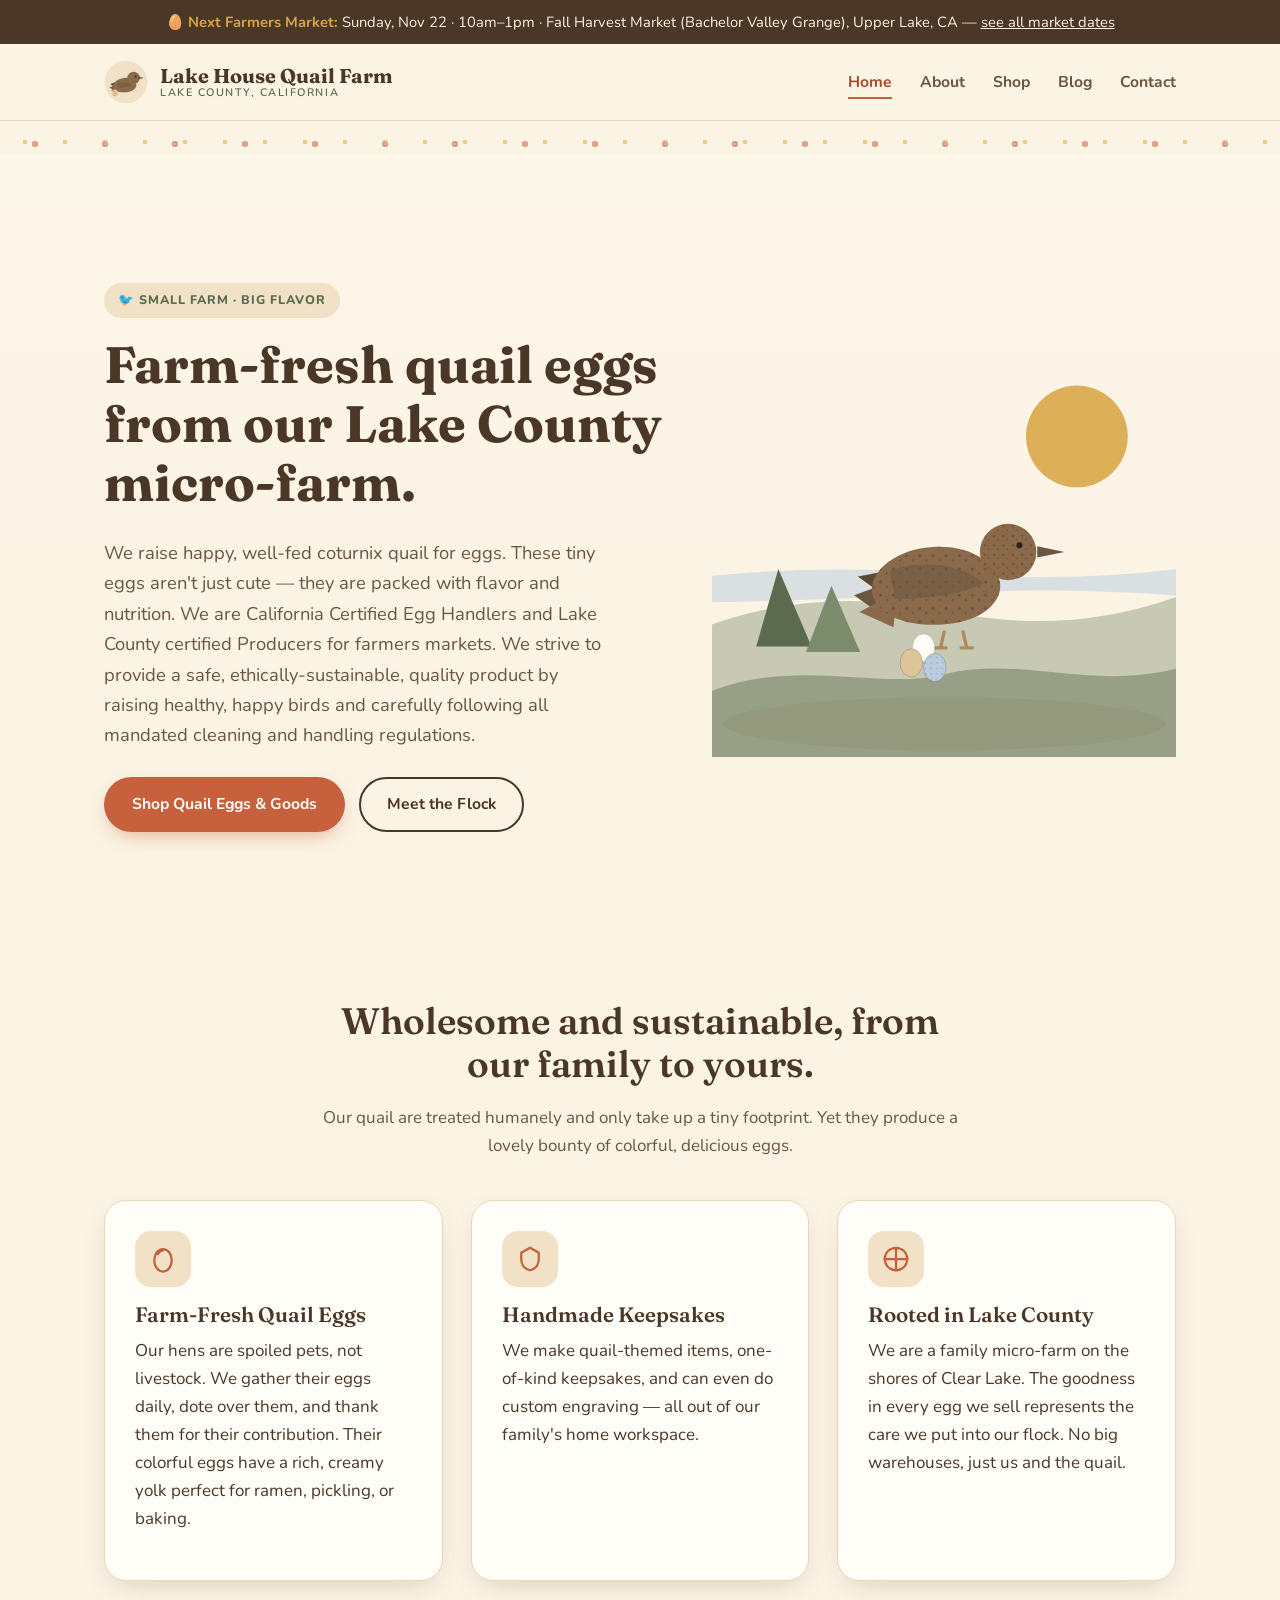
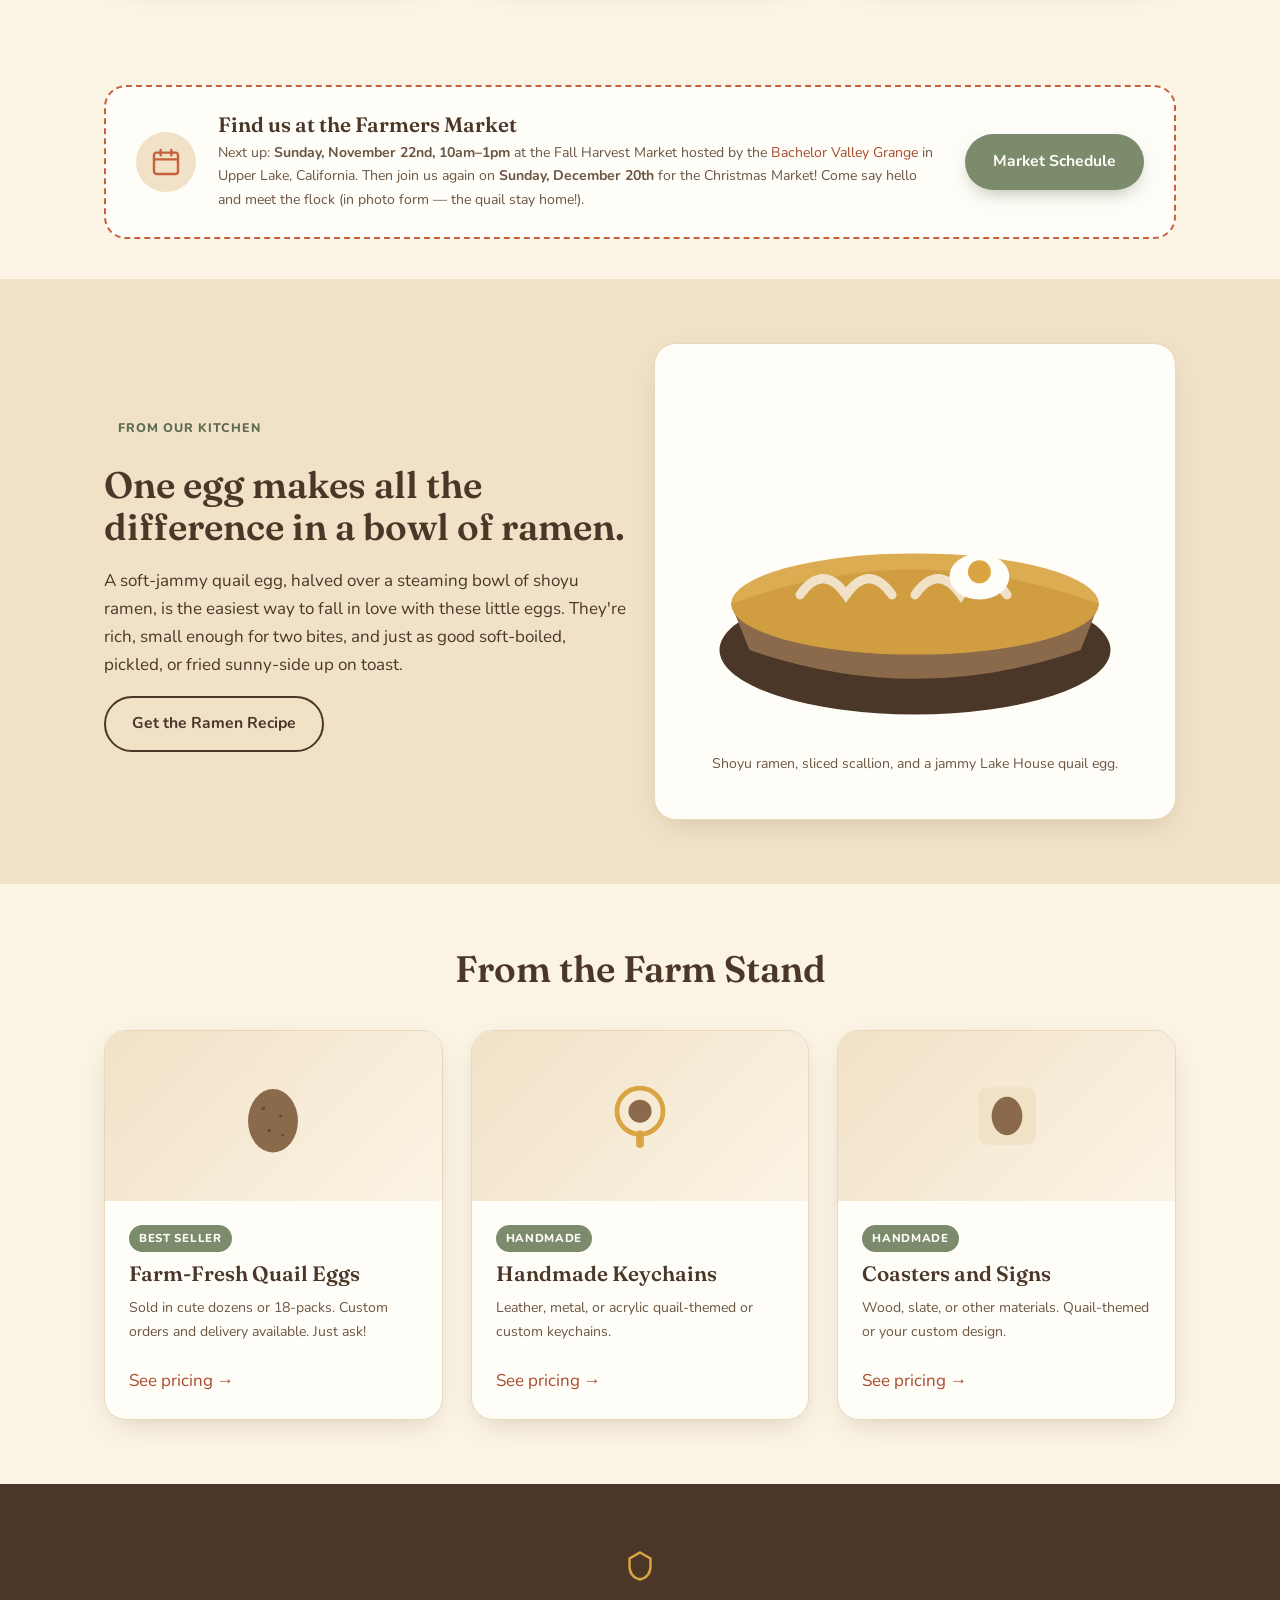
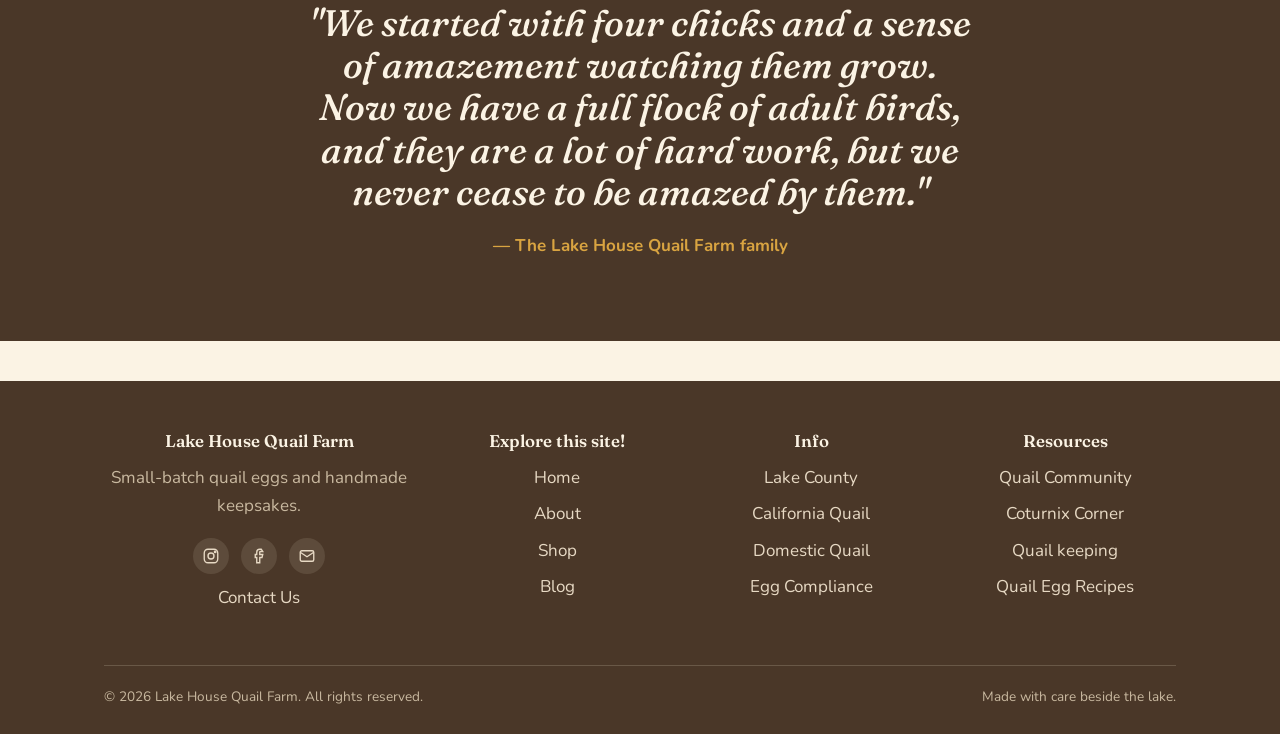
<file: index.html>
<!DOCTYPE html>
<html lang="en">
<head>
<meta charset="UTF-8">
<meta name="viewport" content="width=device-width, initial-scale=1.0">
<title>Lake House Quail Farm | Farm Fresh Quail Eggs in Lake County, CA</title>
<meta name="description" content="Farm fresh quail eggs and handmade quail-themed keepsakes from Lake County, California.">
<link rel="icon" href="data:image/svg+xml,<svg xmlns=%22http://www.w3.org/2000/svg%22 viewBox=%220 0 100 100%22><circle cx=%2250%22 cy=%2250%22 r=%2248%22 fill=%22%23C6603D%22/></svg>">
<link rel="stylesheet" href="css/style.css">
</head>
<body>

<div class="market-banner">
  🥚 <strong>Next Farmers Market:</strong> Sunday, Nov&nbsp;22 &middot; 10am&ndash;1pm &middot; Fall Harvest Market (Bachelor Valley Grange), Upper Lake, CA &mdash; <a href="contact.html">see all market dates</a>
</div>

<header class="site-header">
  <div class="nav-inner">
    <a href="index.html" class="brand">
      <svg class="logo-mark" viewBox="0 0 64 64" fill="none" xmlns="http://www.w3.org/2000/svg">
        <circle cx="32" cy="32" r="31" fill="#F1E2C7"/>
        <!-- tail -->
        <path d="M9 35 L21 31 L18 41 Z" fill="#5C4A38"/>
        <path d="M8 40 L20 35 L17 45 Z" fill="#6B5642"/>
        <path d="M10 44 L21 38 L19 47 Z" fill="#8A6A4A"/>
        <!-- body -->
        <path d="M14 42 C11 34 19 27 29 26 C38 25 45 29 47 35 C48 39 45 44 37 46 C28 48 18 47 14 42 Z" fill="#8A6A4A"/>
        <!-- wing -->
        <path d="M20 34 C27 31 36 32 41 37 C35 39 27 40 21 40 Z" fill="#6B5642" opacity="0.55"/>
        <!-- head -->
        <circle cx="43" cy="26" r="9" fill="#8A6A4A"/>
        <!-- beak -->
        <path d="M50 24 L58 26 L50 28 Z" fill="#6B5642"/>
        <!-- eye -->
        <circle cx="46" cy="24" r="1.3" fill="#2E2018"/>
        <!-- egg -->
        <ellipse cx="16" cy="48" rx="4.2" ry="5.2" fill="#DEC49A"/>
        <circle cx="14.5" cy="46" r="0.55" fill="#4A3728" opacity="0.5"/>
        <circle cx="17" cy="49" r="0.55" fill="#4A3728" opacity="0.5"/>
        <circle cx="15" cy="51" r="0.55" fill="#4A3728" opacity="0.5"/>
      </svg>
      <span class="brand-text">Lake House Quail Farm<small>Lake County, California</small></span>
    </a>
    <nav class="main-nav">
      <ul>
        <li><a href="index.html" class="active">Home</a></li>
        <li><a href="about.html">About</a></li>
        <li><a href="shop.html">Shop</a></li>
        <li><a href="blog.html">Blog</a></li>
        <li><a href="contact.html">Contact</a></li>
      </ul>
    </nav>
  </div>
</header>

<div class="speckle-divider"></div>

<!-- HERO -->
<section class="hero">
  <div class="hero-inner">
    <div>
      <span class="eyebrow">🐦 Small Farm &middot; Big Flavor</span>
      <h1>Farm-fresh quail eggs from our Lake County micro-farm.</h1>
      <p class="lead">We raise happy, well-fed coturnix quail for eggs. These tiny eggs aren't just cute &mdash; they are packed with flavor and nutrition. We are California Certified Egg Handlers and Lake County certified Producers for farmers markets. We strive to provide a safe, ethically-sustainable, quality product by raising healthy, happy birds and carefully following all mandated cleaning and handling regulations.</p>
      <div class="hero-cta">
        <a href="shop.html" class="btn btn-primary">Shop Quail Eggs &amp; Goods</a>
        <a href="blog-meet-the-flock.html" class="btn btn-outline">Meet the Flock</a>
      </div>
    </div>
    <div class="hero-art">
      <svg viewBox="0 0 420 360" xmlns="http://www.w3.org/2000/svg">
        <ellipse cx="210" cy="330" rx="200" ry="24" fill="#F1E2C7"/>
        <!-- distant lake, far background, glimpsed behind the hill -->
        <path d="M0 196 Q100 186 210 194 T420 190 L420 214 Q310 206 210 212 T0 220 Z" fill="#B9CDE0" opacity="0.5"/>
        <!-- rolling hill / meadow -->
        <path d="M0 240 Q100 205 210 228 T420 215 V360 H0 Z" fill="#7C8B6C" opacity="0.4"/>
        <!-- grassy foreground -->
        <path d="M0 300 C80 270 150 300 210 285 C280 268 340 300 420 280 V360 H0 Z" fill="#5C6B4F" opacity="0.45"/>
        <circle cx="330" cy="70" r="46" fill="#D9A441" opacity="0.85"/>
        <path d="M40 260 L60 190 L90 260 Z" fill="#5C6B4F"/>
        <path d="M85 265 L108 205 L134 265 Z" fill="#7C8B6C"/>
        <!-- quail -->
        <g transform="translate(125,115) scale(0.85)">
          <!-- legs -->
          <path d="M100 155 L96 172 M96 172 L90 172 M96 172 L102 172" stroke="#B08A5A" stroke-width="3.5" fill="none" stroke-linecap="round"/>
          <path d="M120 155 L124 172 M124 172 L118 172 M124 172 L130 172" stroke="#B08A5A" stroke-width="3.5" fill="none" stroke-linecap="round"/>
          <!-- fuller fanned tail -->
          <path d="M8 96 L52 88 L44 122 Z" fill="#5C4A38"/>
          <path d="M4 116 L48 100 L38 140 Z" fill="#6B5642"/>
          <path d="M10 134 L50 112 L46 150 Z" fill="#8A6A4A"/>
          <!-- body -->
          <path d="M25 120 C15 95 45 68 85 65 C120 62 148 75 158 98 C165 115 150 138 115 145 C78 152 38 145 25 120 Z" fill="#8A6A4A"/>
          <path d="M25 120 C15 95 45 68 85 65 C120 62 148 75 158 98 C165 115 150 138 115 145 C78 152 38 145 25 120 Z" fill="url(#speckle)"/>
          <!-- wing (bigger) -->
          <path d="M42 90 C75 78 118 82 142 103 C120 115 82 120 48 120 Z" fill="#6B5642" opacity="0.55"/>
          <!-- head -->
          <circle cx="168" cy="70" r="30" fill="#8A6A4A"/>
          <circle cx="168" cy="70" r="30" fill="url(#speckle2)"/>
          <!-- beak, straight out, narrow -->
          <path d="M199 64 L228 70 L199 76 Z" fill="#6B5642"/>
          <!-- eye -->
          <circle cx="180" cy="63" r="3.2" fill="#2E2018"/>
          <!-- eggs by her feet -->
          <ellipse cx="78" cy="172" rx="12" ry="15" fill="#FFFDF8" stroke="#4A3728" stroke-width="1" stroke-opacity="0.25"/>
          <ellipse cx="65" cy="188" rx="12" ry="15" fill="#DEC49A" stroke="#4A3728" stroke-width="1" stroke-opacity="0.25"/>
          <ellipse cx="90" cy="193" rx="12" ry="15" fill="#B9CDE0" stroke="#4A3728" stroke-width="1" stroke-opacity="0.25"/>
          <ellipse cx="90" cy="193" rx="12" ry="15" fill="url(#eggspeckle)"/>
        </g>
        <defs>
          <pattern id="speckle" width="14" height="14" patternUnits="userSpaceOnUse">
            <circle cx="4" cy="4" r="1.6" fill="#4A3728" opacity="0.5"/>
            <circle cx="11" cy="9" r="1.2" fill="#4A3728" opacity="0.4"/>
          </pattern>
          <pattern id="speckle2" width="10" height="10" patternUnits="userSpaceOnUse">
            <circle cx="3" cy="3" r="1.2" fill="#4A3728" opacity="0.5"/>
            <circle cx="7" cy="7" r="1" fill="#4A3728" opacity="0.4"/>
          </pattern>
          <pattern id="eggspeckle" width="6" height="6" patternUnits="userSpaceOnUse">
            <circle cx="2" cy="2" r="0.7" fill="#4A3728" opacity="0.4"/>
          </pattern>
        </defs>
      </svg>
    </div>
  </div>
</section>

<!-- FEATURES -->
<section>
  <div class="wrap">
    <div class="section-head">
      <h2>Wholesome and sustainable, from our family to yours.</h2>
      <p>Our quail are treated humanely and only take up a tiny footprint. Yet they produce a lovely bounty of colorful, delicious eggs.</p>
    </div>
    <div class="grid grid-3">
      <div class="card">
        <div class="icon-wrap">
          <svg viewBox="0 0 24 24" fill="none" stroke="#C6603D" stroke-width="1.8"><ellipse cx="12" cy="13" rx="7" ry="9"/><path d="M8 8c1-2 3-3 4-3" stroke-linecap="round"/></svg>
        </div>
        <h3>Farm-Fresh Quail Eggs</h3>
        <p>Our hens are spoiled pets, not livestock. We gather their eggs daily, dote over them, and thank them for their contribution. Their colorful eggs have a rich, creamy yolk perfect for ramen, pickling, or baking.</p>
      </div>
      <div class="card">
        <div class="icon-wrap">
          <svg viewBox="0 0 24 24" fill="none" stroke="#C6603D" stroke-width="1.8"><path d="M12 3l7 4v5c0 5-3 8-7 9-4-1-7-4-7-9V7l7-4z"/></svg>
        </div>
        <h3>Handmade Keepsakes</h3>
        <p>We make quail-themed items, one-of-kind keepsakes, and can even do custom engraving &mdash; all out of our family's home workspace.</p>
      </div>
      <div class="card">
        <div class="icon-wrap">
          <svg viewBox="0 0 24 24" fill="none" stroke="#C6603D" stroke-width="1.8"><path d="M3 12h18M12 3v18" stroke-linecap="round"/><circle cx="12" cy="12" r="9"/></svg>
        </div>
        <h3>Rooted in Lake County</h3>
        <p>We are a family micro-farm on the shores of Clear Lake. The goodness in every egg we sell represents the care we put into our flock. No big warehouses, just us and the quail.</p>
      </div>
    </div>
  </div>
</section>

<!-- MARKET CALLOUT -->
<section class="tight">
  <div class="wrap">
    <div class="market-callout">
      <div class="icon-wrap">
        <svg viewBox="0 0 24 24" fill="none" stroke="#C6603D" stroke-width="1.8"><rect x="3" y="5" width="18" height="16" rx="2"/><path d="M3 10h18M8 3v4M16 3v4" stroke-linecap="round"/></svg>
      </div>
      <div style="flex:1; min-width:220px;">
        <h3 style="margin-bottom:4px;">Find us at the Farmers Market</h3>
        <p class="small" style="margin:0;">Next up: <strong>Sunday, November 22nd, 10am&ndash;1pm</strong> at the Fall Harvest Market hosted by the <a href="https://www.bachelorvalleygrange.org/">Bachelor Valley Grange</a> in Upper Lake, California. Then join us again on <strong>Sunday, December 20th</strong> for the Christmas Market! Come say hello and meet the flock (in photo form &mdash; the quail stay home!).</p>
      </div>
      <a href="https://www.bachelorvalleygrange.org/farmers-market" class="btn btn-sage">Market Schedule</a>
    </div>
  </div>
</section>

<!-- RECIPE / RAMEN FEATURE -->
<section class="bg-cream-dark">
  <div class="wrap">
    <div class="grid grid-2" style="align-items:center;">
      <div>
        <span class="eyebrow">From Our Kitchen</span>
        <h2>One egg makes all the difference in a bowl of ramen.</h2>
        <p>A soft-jammy quail egg, halved over a steaming bowl of shoyu ramen, is the easiest way to fall in love with these little eggs. They're rich, small enough for two bites, and just as good soft-boiled, pickled, or fried sunny-side up on toast.</p>
        <a href="blog-quail-egg-ramen.html" class="btn btn-outline">Get the Ramen Recipe</a>
      </div>
      <div class="card" style="text-align:center;">
        <svg viewBox="0 0 200 160" width="100%" height="auto">
          <ellipse cx="100" cy="120" rx="85" ry="28" fill="#4A3728"/>
          <path d="M20 100 Q100 70 180 100 L172 120 Q100 145 28 120 Z" fill="#8A6A4A"/>
          <ellipse cx="100" cy="100" rx="80" ry="22" fill="#D9A441" opacity="0.9"/>
          <path d="M50 96 q10 -14 20 0 q10 -14 20 0" stroke="#F1E2C7" stroke-width="4" fill="none" stroke-linecap="round"/>
          <path d="M100 96 q10 -14 20 0 q10 -14 20 0" stroke="#F1E2C7" stroke-width="4" fill="none" stroke-linecap="round"/>
          <ellipse cx="128" cy="88" rx="13" ry="10" fill="#FFFDF8"/>
          <circle cx="128" cy="86" r="5" fill="#D9A441"/>
        </svg>
        <p class="small" style="margin-top:10px;">Shoyu ramen, sliced scallion, and a jammy Lake House quail egg.</p>
      </div>
    </div>
  </div>
</section>

<!-- SHOP TEASER -->
<section>
  <div class="wrap">
    <div class="section-head">
      <h2>From the Farm Stand</h2>
    </div>
    <div class="grid grid-3">
      <div class="product-card">
        <div class="product-media">
          <svg viewBox="0 0 100 100"><ellipse cx="50" cy="55" rx="26" ry="33" fill="#8A6A4A"/><circle cx="40" cy="42" r="2" fill="#4A3728" opacity="0.6"/><circle cx="58" cy="50" r="1.6" fill="#4A3728" opacity="0.6"/><circle cx="46" cy="65" r="1.8" fill="#4A3728" opacity="0.6"/><circle cx="60" cy="70" r="1.4" fill="#4A3728" opacity="0.6"/></svg>
        </div>
        <div class="product-body">
          <span class="badge">Best Seller</span>
          <h3 style="margin:0;">Farm-Fresh Quail Eggs</h3>
          <p class="small" style="flex:1;">Sold in cute dozens or 18-packs. Custom orders and delivery available. Just ask!</p>
          <a href="shop.html">See pricing &rarr;</a>
        </div>
      </div>
      <div class="product-card">
        <div class="product-media">
          <svg viewBox="0 0 100 100"><circle cx="50" cy="45" r="24" fill="none" stroke="#D9A441" stroke-width="5"/><rect x="46" y="65" width="8" height="18" rx="3" fill="#D9A441"/><circle cx="50" cy="45" r="12" fill="#8A6A4A"/></svg>
        </div>
        <div class="product-body">
          <span class="badge">Handmade</span>
          <h3 style="margin:0;">Handmade Keychains</h3>
          <p class="small" style="flex:1;">Leather, metal, or acrylic quail-themed or custom keychains.</p>
          <a href="shop.html">See pricing &rarr;</a>
        </div>
      </div>
      <div class="product-card">
        <div class="product-media">
          <svg viewBox="0 0 100 100"><rect x="20" y="20" width="60" height="60" rx="10" fill="#F1E2C7"/><ellipse cx="50" cy="50" rx="16" ry="20" fill="#8A6A4A"/></svg>
        </div>
        <div class="product-body">
          <span class="badge">Handmade</span>
          <h3 style="margin:0;">Coasters and Signs</h3>
          <p class="small" style="flex:1;">Wood, slate, or other materials. Quail-themed or your custom design.</p>
          <a href="shop.html">See pricing &rarr;</a>
        </div>
      </div>
    </div>
  </div>
</section>

<!-- WHOLESOME LIVING QUOTE -->
<section class="bg-brown">
  <div class="wrap center" style="max-width:720px;">
    <svg viewBox="0 0 24 24" width="36" style="margin:0 auto 18px;" fill="none" stroke="#D9A441" stroke-width="1.6"><path d="M12 3l7 4v5c0 5-3 8-7 9-4-1-7-4-7-9V7l7-4z"/></svg>
    <h2 style="font-style:italic; font-weight:500;">"We started with four chicks and a sense of amazement watching them grow. Now we have a full flock of adult birds, and they are a lot of hard work, but we never cease to be amazed by them."</h2>
    <p style="color:#D9A441; font-weight:700; margin-top:14px;">&mdash; The Lake House Quail Farm family</p>
  </div>
</section>

<footer class="site-footer">
  <div class="wrap">
    <div class="footer-grid">
      <div>
        <h4>Lake House Quail Farm</h4>
        <p style="color:#C9B9A0;">Small-batch quail eggs and handmade keepsakes.</p>
        <div class="social-row">
          <a href="https://www.instagram.com/lakehousequailfarm/" aria-label="Instagram" title="Instagram"><svg viewBox="0 0 24 24" fill="none" stroke="#E7D9C4" stroke-width="1.8"><rect x="3" y="3" width="18" height="18" rx="5"/><circle cx="12" cy="12" r="4"/><circle cx="17.5" cy="6.5" r="1"/></svg></a>
          <a href="https://www.facebook.com/search/top?q=lake%20house%20quail%20farm" aria-label="Facebook" title="Facebook"><svg viewBox="0 0 24 24" fill="none" stroke="#E7D9C4" stroke-width="1.8"><path d="M15 3h-2a4 4 0 00-4 4v3H7v4h2v7h4v-7h3l1-4h-4V7a1 1 0 011-1h3z"/></svg></a>
          <a href="mailto:lakehousequailfarm@gmail.com" aria-label="Email" title="Email"><svg viewBox="0 0 24 24" fill="none" stroke="#E7D9C4" stroke-width="1.8"><rect x="3" y="5" width="18" height="14" rx="2"/><path d="M3 7l9 6 9-6"/></svg></a>
        </div>
        <p style="margin-top:10px;"><a href="contact.html">Contact Us</a></p>
      </div>
      <div>
        <h4>Explore this site!</h4>
        <ul style="text-align:center;">
          <li><a href="index.html">Home</a></li>
          <li><a href="about.html">About</a></li>
          <li><a href="shop.html">Shop</a></li>
          <li><a href="blog.html">Blog</a></li>
        </ul>
      </div>
      <div>
        <h4>Info</h4>
        <ul style="text-align:center;">
          <li><a href="https://lakecounty.com/">Lake County</a></li>
          <li><a href="https://www.allaboutbirds.org/guide/California_Quail/overview">California Quail</a></li>
          <li><a href="https://www.themeateater.com/wild-and-whole/homesteading/a-guide-to-raising-quail">Domestic Quail</a></li>
          <li><a href="https://www.cdfa.ca.gov/AHFSS/mpes/esqm.html">Egg Compliance</a></li>
        </ul>
      </div>
      <div>
        <h4>Resources</h4>
        <ul style="text-align:center;">
          <li><a href="https://www.reddit.com/r/quails/">Quail Community</a></li>
          <li><a href="https://www.youtube.com/c/CoturnixCorner">Coturnix Corner</a></li>
          <li><a href="https://www.youtube.com/watch?v=nmTytJTMljg">Quail keeping</a></li>
          <li><a href="blog-more-quail-egg-recipes.html">Quail Egg Recipes</a></li>
        </ul>
      </div>
    </div>
    <div class="footer-bottom">
      <span>&copy; 2026 Lake House Quail Farm. All rights reserved.</span>
      <span>Made with care beside the lake.</span>
    </div>
  </div>
</footer>

</body>
</html>
</file>
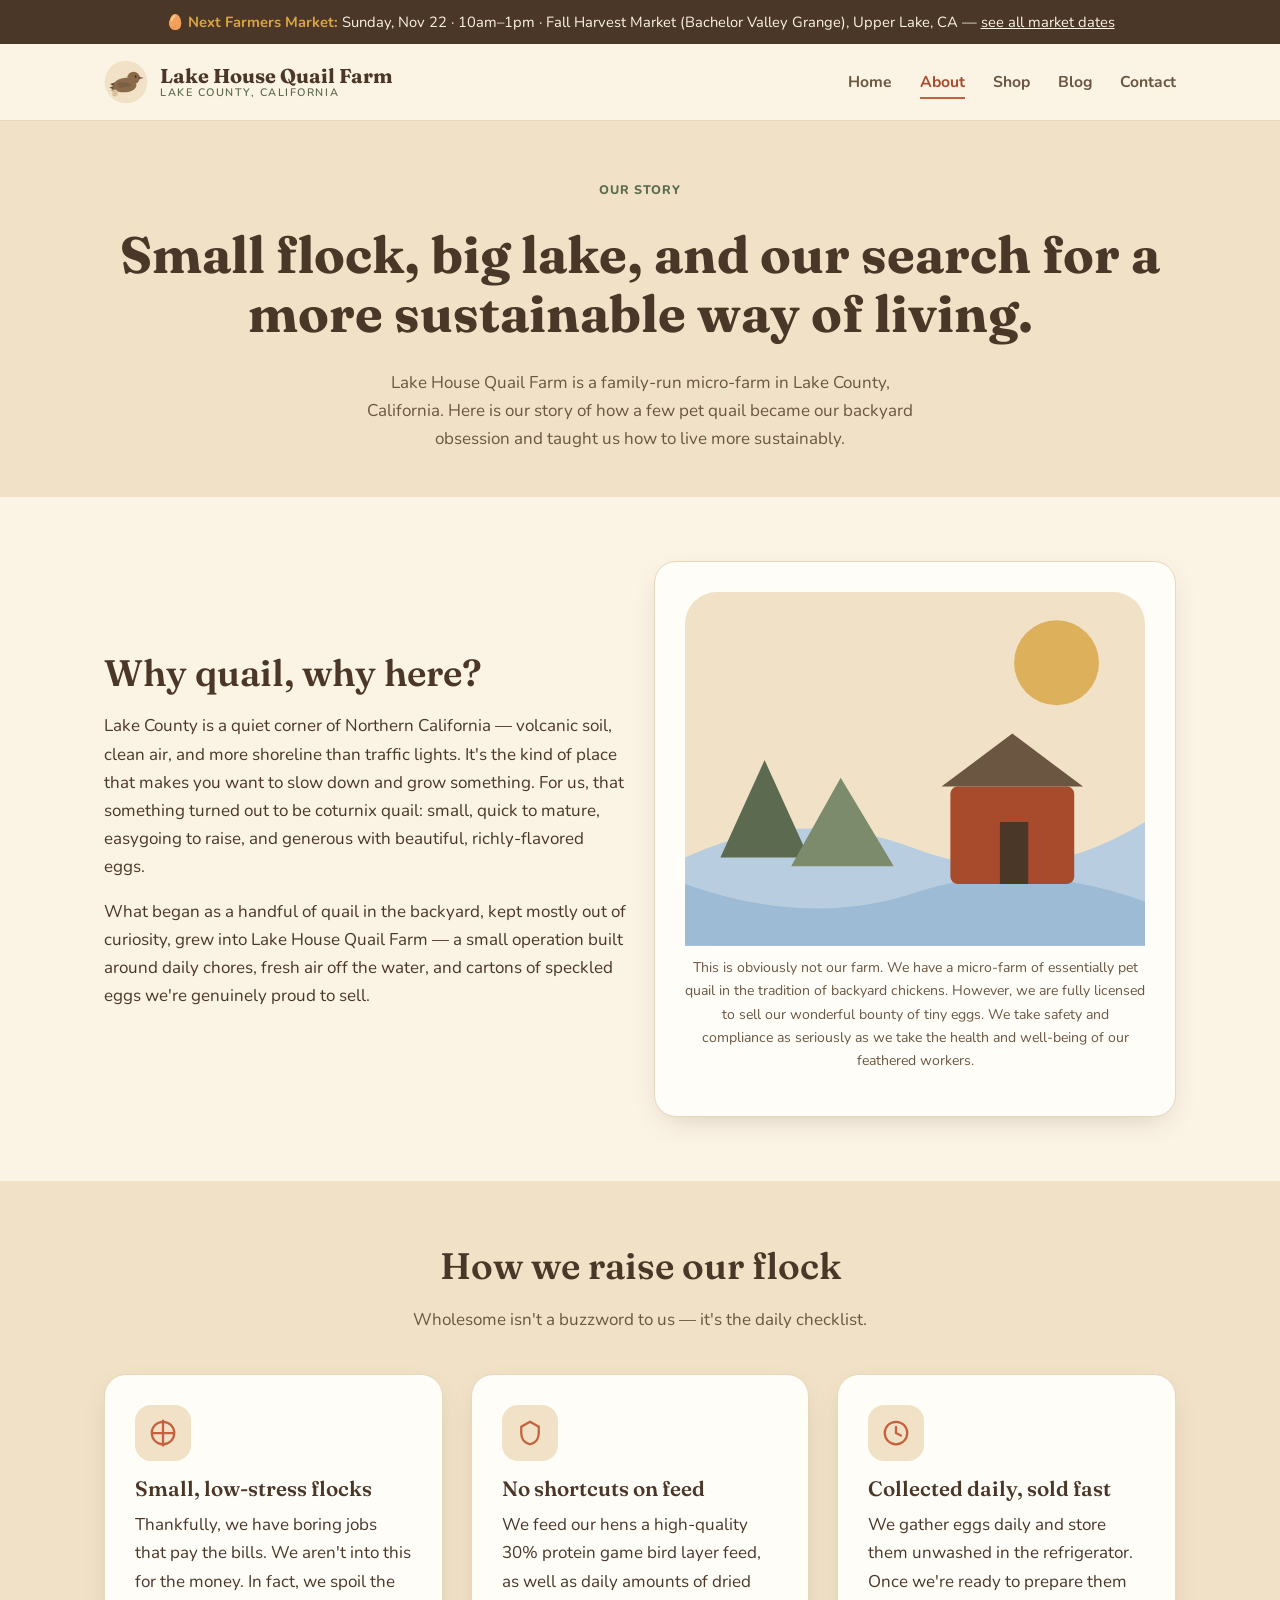
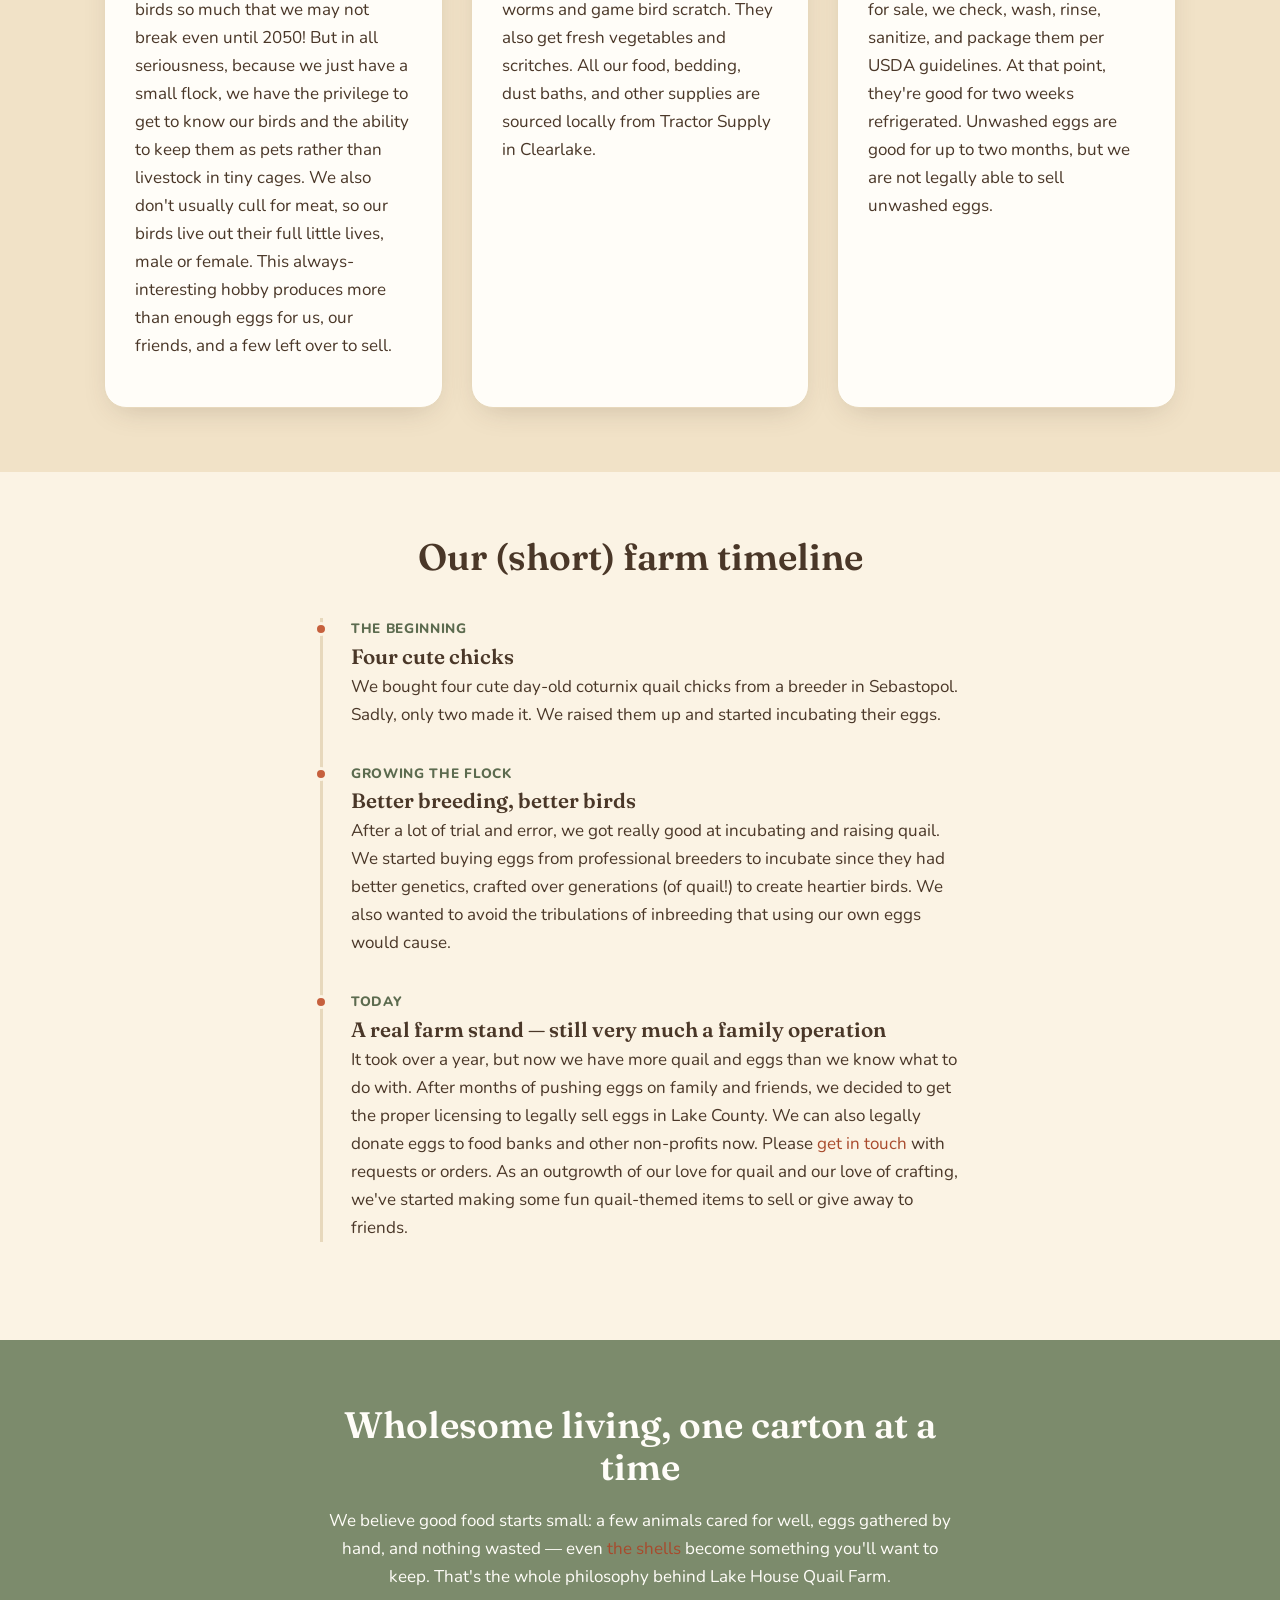
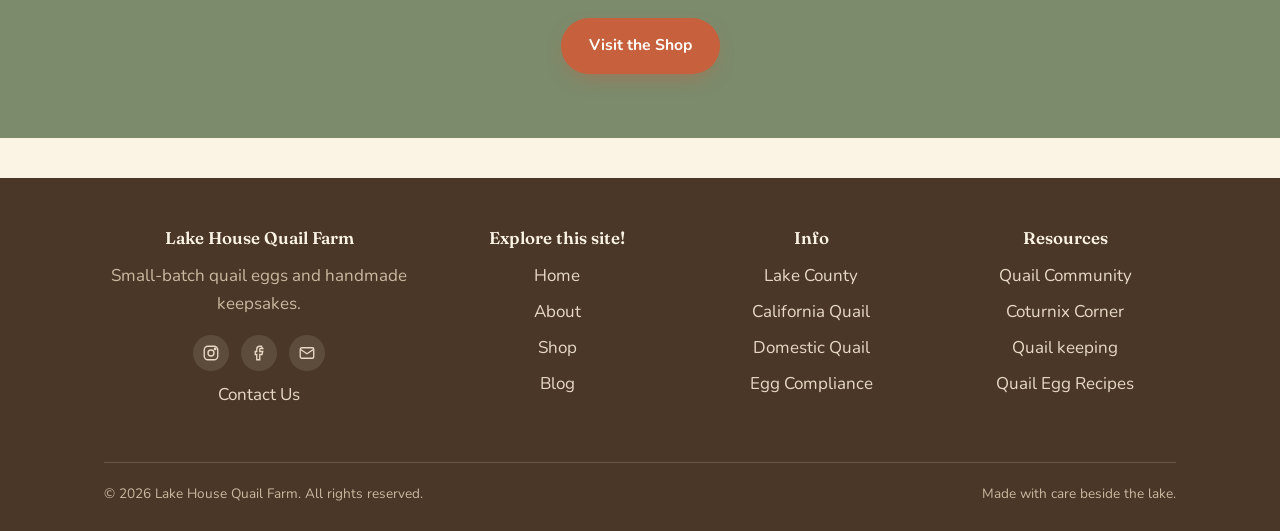
<file: about.html>
<!DOCTYPE html>
<html lang="en">
<head>
<meta charset="UTF-8">
<meta name="viewport" content="width=device-width, initial-scale=1.0">
<title>About Us | Lake House Quail Farm</title>
<meta name="description" content="The story of Lake House Quail Farm — a small family quail farm on the water in Lake County, Northern California.">
<link rel="icon" href="data:image/svg+xml,<svg xmlns=%22http://www.w3.org/2000/svg%22 viewBox=%220 0 100 100%22><circle cx=%2250%22 cy=%2250%22 r=%2248%22 fill=%22%23C6603D%22/></svg>">
<link rel="stylesheet" href="css/style.css">
</head>
<body>

<div class="market-banner">
  🥚 <strong>Next Farmers Market:</strong> Sunday, Nov&nbsp;22 &middot; 10am&ndash;1pm &middot; Fall Harvest Market (Bachelor Valley Grange), Upper Lake, CA &mdash; <a href="contact.html">see all market dates</a>
</div>

<header class="site-header">
  <div class="nav-inner">
    <a href="index.html" class="brand">
      <svg class="logo-mark" viewBox="0 0 64 64" fill="none" xmlns="http://www.w3.org/2000/svg">
        <circle cx="32" cy="32" r="31" fill="#F1E2C7"/>
        <!-- tail -->
        <path d="M9 35 L21 31 L18 41 Z" fill="#5C4A38"/>
        <path d="M8 40 L20 35 L17 45 Z" fill="#6B5642"/>
        <path d="M10 44 L21 38 L19 47 Z" fill="#8A6A4A"/>
        <!-- body -->
        <path d="M14 42 C11 34 19 27 29 26 C38 25 45 29 47 35 C48 39 45 44 37 46 C28 48 18 47 14 42 Z" fill="#8A6A4A"/>
        <!-- wing -->
        <path d="M20 34 C27 31 36 32 41 37 C35 39 27 40 21 40 Z" fill="#6B5642" opacity="0.55"/>
        <!-- head -->
        <circle cx="43" cy="26" r="9" fill="#8A6A4A"/>
        <!-- beak -->
        <path d="M50 24 L58 26 L50 28 Z" fill="#6B5642"/>
        <!-- eye -->
        <circle cx="46" cy="24" r="1.3" fill="#2E2018"/>
        <!-- egg -->
        <ellipse cx="16" cy="48" rx="4.2" ry="5.2" fill="#DEC49A"/>
        <circle cx="14.5" cy="46" r="0.55" fill="#4A3728" opacity="0.5"/>
        <circle cx="17" cy="49" r="0.55" fill="#4A3728" opacity="0.5"/>
        <circle cx="15" cy="51" r="0.55" fill="#4A3728" opacity="0.5"/>
      </svg>
      <span class="brand-text">Lake House Quail Farm<small>Lake County, California</small></span>
    </a>
    <nav class="main-nav">
      <ul>
        <li><a href="index.html">Home</a></li>
        <li><a href="about.html" class="active">About</a></li>
        <li><a href="shop.html">Shop</a></li>
        <li><a href="blog.html">Blog</a></li>
        <li><a href="contact.html">Contact</a></li>
      </ul>
    </nav>
  </div>
</header>

<div class="page-header">
  <div class="wrap">
    <span class="eyebrow">Our Story</span>
    <h1>Small flock, big lake, and our search for a more sustainable way of living.</h1>
    <p>Lake House Quail Farm is a family-run micro-farm in Lake County, California. Here is our story of how a few pet quail became our backyard obsession and taught us how to live more sustainably.</p>
  </div>
</div>

<section>
  <div class="wrap">
    <div class="grid grid-2" style="align-items:center;">
      <div>
        <h2>Why quail, why here?</h2>
        <p>Lake County is a quiet corner of Northern California &mdash; volcanic soil, clean air, and more shoreline than traffic lights. It's the kind of place that makes you want to slow down and grow something. For us, that something turned out to be coturnix quail: small, quick to mature, easygoing to raise, and generous with beautiful, richly-flavored eggs.</p>
        <p>What began as a handful of quail in the backyard, kept mostly out of curiosity, grew into Lake House Quail Farm &mdash; a small operation built around daily chores, fresh air off the water, and cartons of speckled eggs we're genuinely proud to sell.</p>
      </div>
      <div class="card" style="text-align:center;">
        <svg viewBox="0 0 260 200" width="100%">
          <rect x="0" y="0" width="260" height="200" rx="18" fill="#F1E2C7"/>
          <circle cx="210" cy="40" r="24" fill="#D9A441" opacity="0.8"/>
          <path d="M0 150 Q65 120 130 145 T260 130 V200 H0 Z" fill="#B9CDE0"/>
          <path d="M0 165 Q70 190 130 170 T260 175 V200 H0 Z" fill="#9DBBD4"/>
          <path d="M20 150 L45 95 L70 150 Z" fill="#5C6B4F"/>
          <path d="M60 155 L88 105 L118 155 Z" fill="#7C8B6C"/>
          <rect x="150" y="110" width="70" height="55" rx="4" fill="#A84A2C"/>
          <polygon points="145,110 185,80 225,110" fill="#6B5642"/>
          <rect x="178" y="130" width="16" height="35" fill="#4A3728"/>
        </svg>
        <p class="small" style="margin-top:10px;">This is obviously not our farm. We have a micro-farm of essentially pet quail in the tradition of backyard chickens. However, we are fully licensed to sell our wonderful bounty of tiny eggs. We take safety and compliance as seriously as we take the health and well-being of our feathered workers.</p>
      </div>
    </div>
  </div>
</section>

<section class="bg-cream-dark">
  <div class="wrap">
    <div class="section-head">
      <h2>How we raise our flock</h2>
      <p>Wholesome isn't a buzzword to us &mdash; it's the daily checklist.</p>
    </div>
    <div class="grid grid-3">
      <div class="card">
        <div class="icon-wrap"><svg viewBox="0 0 24 24" fill="none" stroke="#C6603D" stroke-width="1.8"><path d="M12 2v20M4 12h16" stroke-linecap="round"/><circle cx="12" cy="12" r="9"/></svg></div>
        <h3>Small, low-stress flocks</h3>
        <p>Thankfully, we have boring jobs that pay the bills. We aren't into this for the money. In fact, we spoil the birds so much that we may not break even until 2050! But in all seriousness, because we just have a small flock, we have the privilege to get to know our birds and the ability to keep them as pets rather than livestock in tiny cages. We also don't usually cull for meat, so our birds live out their full little lives, male or female. This always-interesting hobby produces more than enough eggs for us, our friends, and a few left over to sell.</p>
      </div>
      <div class="card">
        <div class="icon-wrap"><svg viewBox="0 0 24 24" fill="none" stroke="#C6603D" stroke-width="1.8"><path d="M12 3l7 4v5c0 5-3 8-7 9-4-1-7-4-7-9V7l7-4z"/></svg></div>
        <h3>No shortcuts on feed</h3>
        <p>We feed our hens a high-quality 30% protein game bird layer feed, as well as daily amounts of dried worms and game bird scratch. They also get fresh vegetables and scritches. All our food, bedding, dust baths, and other supplies are sourced locally from Tractor Supply in Clearlake.</p>
      </div>
      <div class="card">
        <div class="icon-wrap"><svg viewBox="0 0 24 24" fill="none" stroke="#C6603D" stroke-width="1.8"><circle cx="12" cy="12" r="9"/><path d="M12 7v5l4 2" stroke-linecap="round"/></svg></div>
        <h3>Collected daily, sold fast</h3>
        <p>We gather eggs daily and store them unwashed in the refrigerator. Once we're ready to prepare them for sale, we check, wash, rinse, sanitize, and package them per USDA guidelines. At that point, they're good for two weeks refrigerated. Unwashed eggs are good for up to two months, but we are not legally able to sell unwashed eggs.</p>
      </div>
    </div>
  </div>
</section>

<section>
  <div class="wrap">
    <div class="section-head">
      <h2>Our (short) farm timeline</h2>
    </div>
    <div class="timeline" style="max-width:640px; margin:0 auto;">
      <div class="t-item">
        <div class="t-year">The Beginning</div>
        <h3 style="margin:4px 0;">Four cute chicks</h3>
        <p>We bought four cute day-old coturnix quail chicks from a breeder in Sebastopol. Sadly, only two made it. We raised them up and started incubating their eggs.</p>
      </div>
      <div class="t-item">
        <div class="t-year">Growing the Flock</div>
        <h3 style="margin:4px 0;">Better breeding, better birds</h3>
        <p>After a lot of trial and error, we got really good at incubating and raising quail. We started buying eggs from professional breeders to incubate since they had better genetics, crafted over generations (of quail!) to create heartier birds. We also wanted to avoid the tribulations of inbreeding that using our own eggs would cause.</p>
      </div>
      <div class="t-item">
        <div class="t-year">Today</div>
        <h3 style="margin:4px 0;">A real farm stand &mdash; still very much a family operation</h3>
        <p>It took over a year, but now we have more quail and eggs than we know what to do with. After months of pushing eggs on family and friends, we decided to get the proper licensing to legally sell eggs in Lake County. We can also legally donate eggs to food banks and other non-profits now. Please <a href="contact.html">get in touch</a> with requests or orders. As an outgrowth of our love for quail and our love of crafting, we've started making some fun quail-themed items to sell or give away to friends.</p>
      </div>
    </div>
  </div>
</section>

<section class="bg-sage">
  <div class="wrap center" style="max-width:680px;">
    <h2>Wholesome living, one carton at a time</h2>
    <p>We believe good food starts small: a few animals cared for well, eggs gathered by hand, and nothing wasted &mdash; even <a href="blog-crafting-with-eggshells.html">the shells</a> become something you'll want to keep. That's the whole philosophy behind Lake House Quail Farm.</p>
    <a href="shop.html" class="btn btn-primary" style="margin-top:10px;">Visit the Shop</a>
  </div>
</section>

<footer class="site-footer">
  <div class="wrap">
    <div class="footer-grid">
      <div>
        <h4>Lake House Quail Farm</h4>
        <p style="color:#C9B9A0;">Small-batch quail eggs and handmade keepsakes.</p>
        <div class="social-row">
          <a href="https://www.instagram.com/lakehousequailfarm/" aria-label="Instagram" title="Instagram"><svg viewBox="0 0 24 24" fill="none" stroke="#E7D9C4" stroke-width="1.8"><rect x="3" y="3" width="18" height="18" rx="5"/><circle cx="12" cy="12" r="4"/><circle cx="17.5" cy="6.5" r="1"/></svg></a>
          <a href="https://www.facebook.com/search/top?q=lake%20house%20quail%20farm" aria-label="Facebook" title="Facebook"><svg viewBox="0 0 24 24" fill="none" stroke="#E7D9C4" stroke-width="1.8"><path d="M15 3h-2a4 4 0 00-4 4v3H7v4h2v7h4v-7h3l1-4h-4V7a1 1 0 011-1h3z"/></svg></a>
          <a href="mailto:lakehousequailfarm@gmail.com" aria-label="Email" title="Email"><svg viewBox="0 0 24 24" fill="none" stroke="#E7D9C4" stroke-width="1.8"><rect x="3" y="5" width="18" height="14" rx="2"/><path d="M3 7l9 6 9-6"/></svg></a>
        </div>
        <p style="margin-top:10px;"><a href="contact.html">Contact Us</a></p>
      </div>
      <div>
        <h4>Explore this site!</h4>
        <ul style="text-align:center;">
          <li><a href="index.html">Home</a></li>
          <li><a href="about.html">About</a></li>
          <li><a href="shop.html">Shop</a></li>
          <li><a href="blog.html">Blog</a></li>
        </ul>
      </div>
      <div>
        <h4>Info</h4>
        <ul style="text-align:center;">
          <li><a href="https://lakecounty.com/">Lake County</a></li>
          <li><a href="https://www.allaboutbirds.org/guide/California_Quail/overview">California Quail</a></li>
          <li><a href="https://www.themeateater.com/wild-and-whole/homesteading/a-guide-to-raising-quail">Domestic Quail</a></li>
          <li><a href="https://www.cdfa.ca.gov/AHFSS/mpes/esqm.html">Egg Compliance</a></li>
        </ul>
      </div>
      <div>
        <h4>Resources</h4>
        <ul style="text-align:center;">
          <li><a href="https://www.reddit.com/r/quails/">Quail Community</a></li>
          <li><a href="https://www.youtube.com/c/CoturnixCorner">Coturnix Corner</a></li>
          <li><a href="https://www.youtube.com/watch?v=nmTytJTMljg">Quail keeping</a></li>
          <li><a href="blog-more-quail-egg-recipes.html">Quail Egg Recipes</a></li>
        </ul>
      </div>
    </div>
    <div class="footer-bottom">
      <span>&copy; 2026 Lake House Quail Farm. All rights reserved.</span>
      <span>Made with care beside the lake.</span>
    </div>
  </div>
</footer>

</body>
</html>
</file>
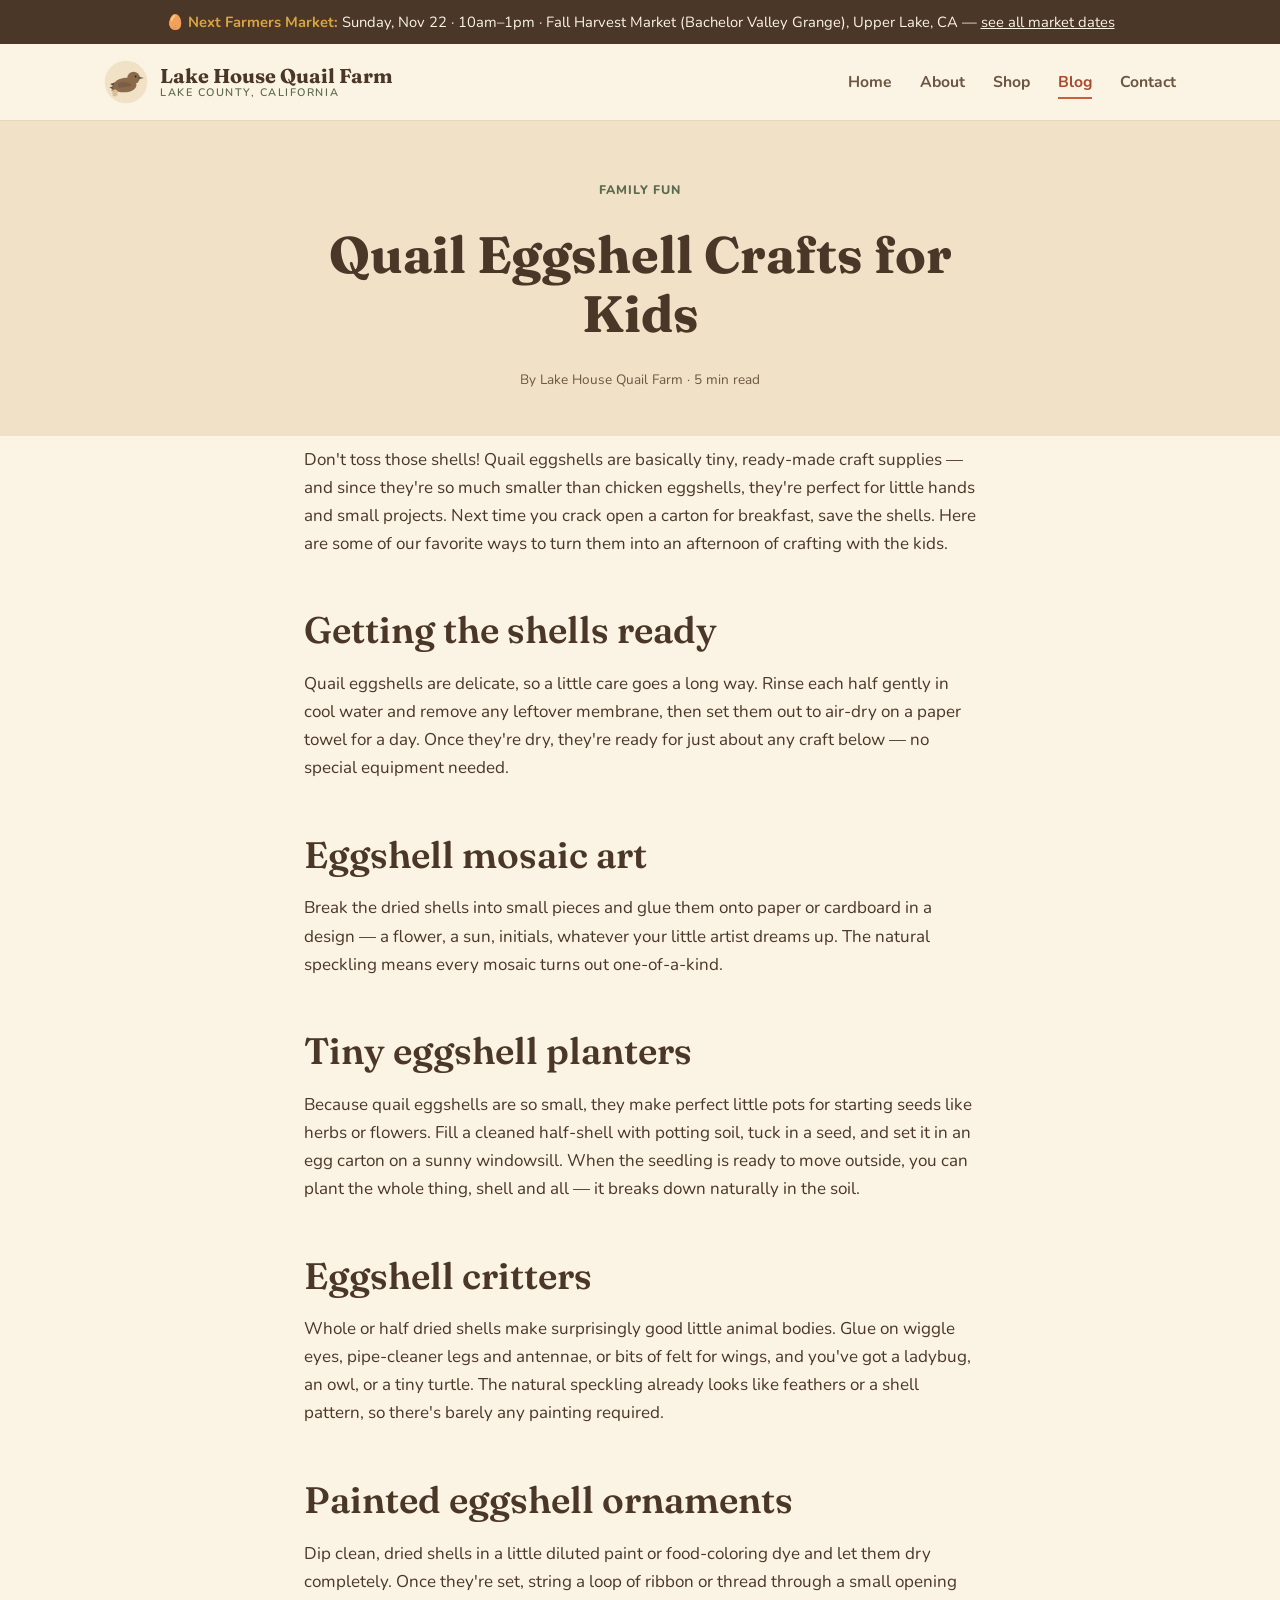
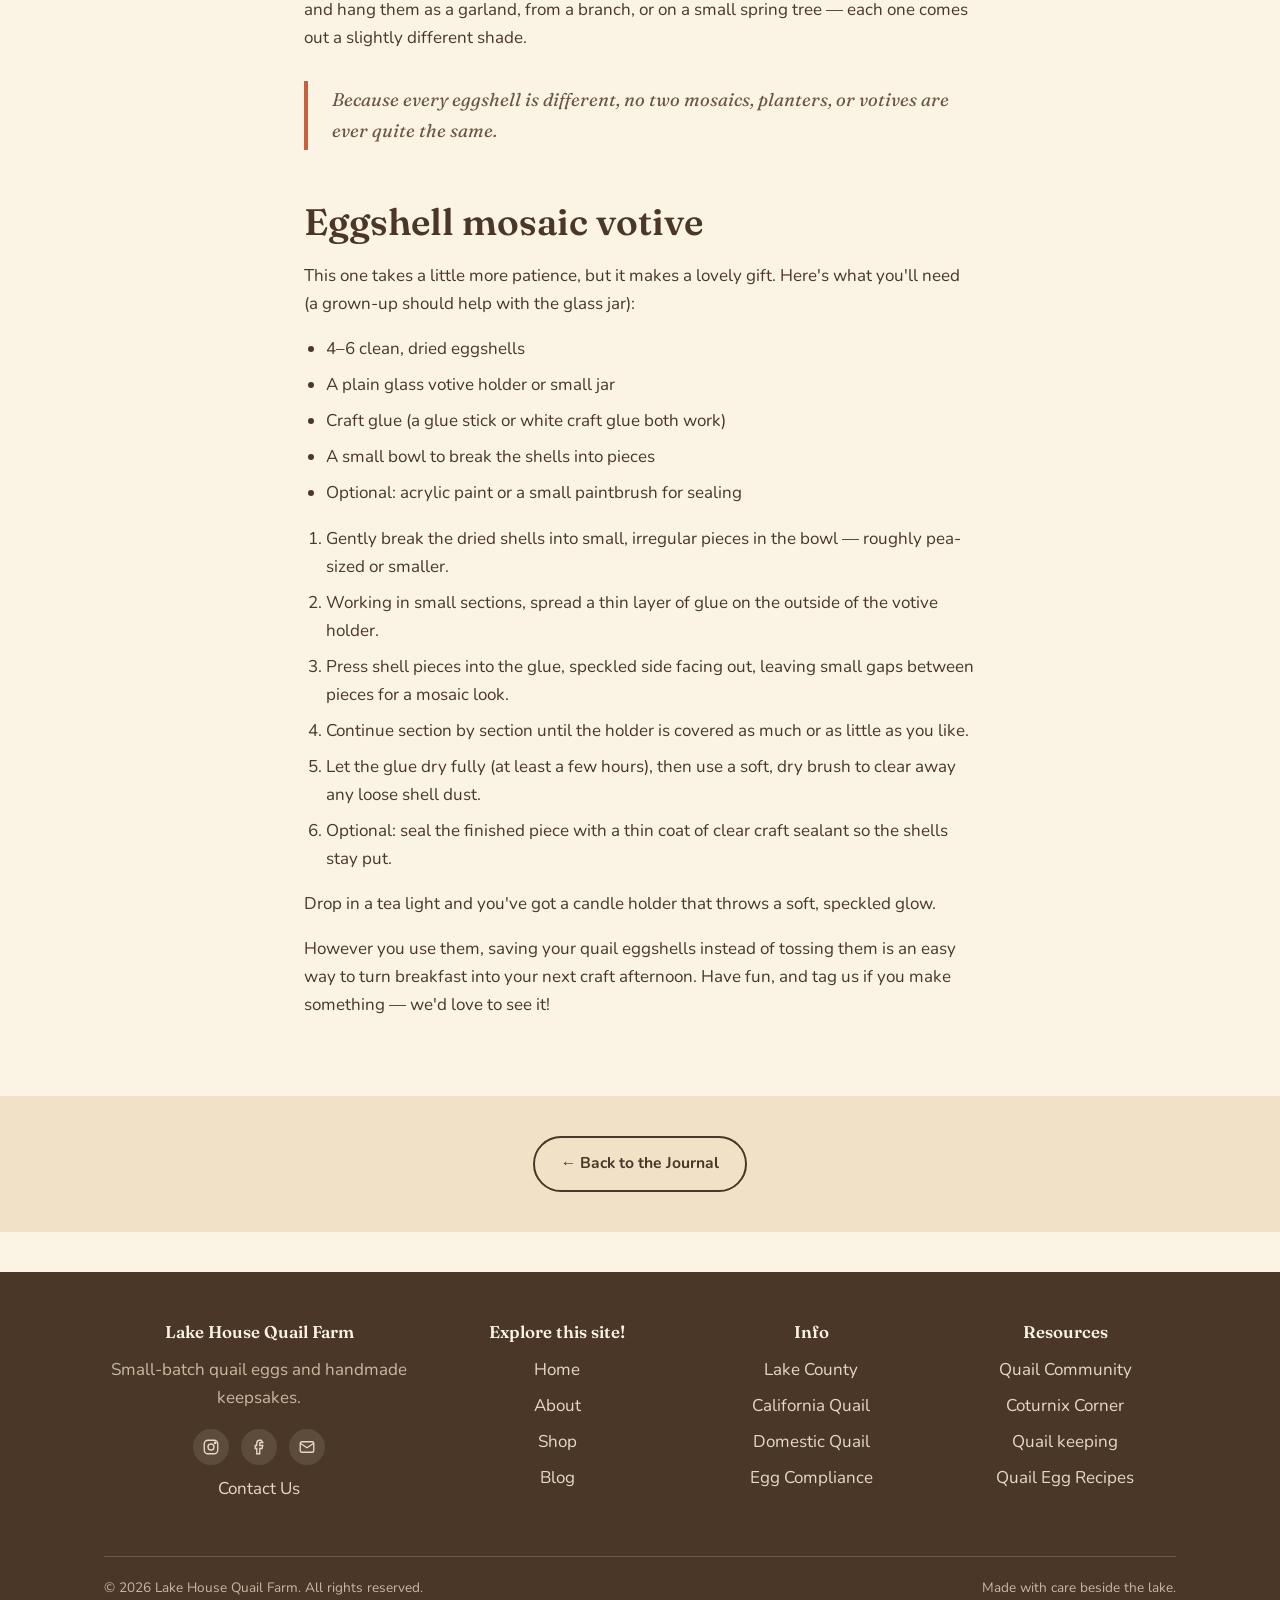
<file: blog-crafting-with-eggshells.html>
<!DOCTYPE html>
<html lang="en">
<head>
<meta charset="UTF-8">
<meta name="viewport" content="width=device-width, initial-scale=1.0">
<title>Quail Eggshell Crafts for Kids | Lake House Quail Farm Blog</title>
<meta name="description" content="Fun, easy craft ideas for turning saved quail eggshells into kid-friendly projects — mosaics, tiny planters, sidewalk chalk, and more.">
<link rel="icon" href="data:image/svg+xml,<svg xmlns=%22http://www.w3.org/2000/svg%22 viewBox=%220 0 100 100%22><circle cx=%2250%22 cy=%2250%22 r=%2248%22 fill=%22%23C6603D%22/></svg>">
<link rel="stylesheet" href="css/style.css">
</head>
<body>

<div class="market-banner">
  🥚 <strong>Next Farmers Market:</strong> Sunday, Nov&nbsp;22 &middot; 10am&ndash;1pm &middot; Fall Harvest Market (Bachelor Valley Grange), Upper Lake, CA &mdash; <a href="contact.html">see all market dates</a>
</div>

<header class="site-header">
  <div class="nav-inner">
    <a href="index.html" class="brand">
      <svg class="logo-mark" viewBox="0 0 64 64" fill="none" xmlns="http://www.w3.org/2000/svg">
        <circle cx="32" cy="32" r="31" fill="#F1E2C7"/>
        <!-- tail -->
        <path d="M9 35 L21 31 L18 41 Z" fill="#5C4A38"/>
        <path d="M8 40 L20 35 L17 45 Z" fill="#6B5642"/>
        <path d="M10 44 L21 38 L19 47 Z" fill="#8A6A4A"/>
        <!-- body -->
        <path d="M14 42 C11 34 19 27 29 26 C38 25 45 29 47 35 C48 39 45 44 37 46 C28 48 18 47 14 42 Z" fill="#8A6A4A"/>
        <!-- wing -->
        <path d="M20 34 C27 31 36 32 41 37 C35 39 27 40 21 40 Z" fill="#6B5642" opacity="0.55"/>
        <!-- head -->
        <circle cx="43" cy="26" r="9" fill="#8A6A4A"/>
        <!-- beak -->
        <path d="M50 24 L58 26 L50 28 Z" fill="#6B5642"/>
        <!-- eye -->
        <circle cx="46" cy="24" r="1.3" fill="#2E2018"/>
        <!-- egg -->
        <ellipse cx="16" cy="48" rx="4.2" ry="5.2" fill="#DEC49A"/>
        <circle cx="14.5" cy="46" r="0.55" fill="#4A3728" opacity="0.5"/>
        <circle cx="17" cy="49" r="0.55" fill="#4A3728" opacity="0.5"/>
        <circle cx="15" cy="51" r="0.55" fill="#4A3728" opacity="0.5"/>
      </svg>
      <span class="brand-text">Lake House Quail Farm<small>Lake County, California</small></span>
    </a>
    <nav class="main-nav">
      <ul>
        <li><a href="index.html">Home</a></li>
        <li><a href="about.html">About</a></li>
        <li><a href="shop.html">Shop</a></li>
        <li><a href="blog.html" class="active">Blog</a></li>
        <li><a href="contact.html">Contact</a></li>
      </ul>
    </nav>
  </div>
</header>

<div class="page-header">
  <div class="wrap" style="max-width:720px;">
    <span class="eyebrow">Family Fun</span>
    <h1>Quail Eggshell Crafts for Kids</h1>
    <p class="post-meta">By Lake House Quail Farm &middot; 5 min read</p>
  </div>
</div>

<article class="post-content">
  <p>Don't toss those shells! Quail eggshells are basically tiny, ready-made craft supplies &mdash; and since they're so much smaller than chicken eggshells, they're perfect for little hands and small projects. Next time you crack open a carton for breakfast, save the shells. Here are some of our favorite ways to turn them into an afternoon of crafting with the kids.</p>

  <h2>Getting the shells ready</h2>
  <p>Quail eggshells are delicate, so a little care goes a long way. Rinse each half gently in cool water and remove any leftover membrane, then set them out to air-dry on a paper towel for a day. Once they're dry, they're ready for just about any craft below &mdash; no special equipment needed.</p>

  <h2>Eggshell mosaic art</h2>
  <p>Break the dried shells into small pieces and glue them onto paper or cardboard in a design &mdash; a flower, a sun, initials, whatever your little artist dreams up. The natural speckling means every mosaic turns out one-of-a-kind.</p>

  <h2>Tiny eggshell planters</h2>
  <p>Because quail eggshells are so small, they make perfect little pots for starting seeds like herbs or flowers. Fill a cleaned half-shell with potting soil, tuck in a seed, and set it in an egg carton on a sunny windowsill. When the seedling is ready to move outside, you can plant the whole thing, shell and all &mdash; it breaks down naturally in the soil.</p>

  <h2>Eggshell critters</h2>
  <p>Whole or half dried shells make surprisingly good little animal bodies. Glue on wiggle eyes, pipe-cleaner legs and antennae, or bits of felt for wings, and you've got a ladybug, an owl, or a tiny turtle. The natural speckling already looks like feathers or a shell pattern, so there's barely any painting required.</p>

  <h2>Painted eggshell ornaments</h2>
  <p>Dip clean, dried shells in a little diluted paint or food-coloring dye and let them dry completely. Once they're set, string a loop of ribbon or thread through a small opening and hang them as a garland, from a branch, or on a small spring tree &mdash; each one comes out a slightly different shade.</p>
  <blockquote>Because every eggshell is different, no two mosaics, planters, or votives are ever quite the same.</blockquote>

  <h2>Eggshell mosaic votive</h2>
  <p>This one takes a little more patience, but it makes a lovely gift. Here's what you'll need (a grown-up should help with the glass jar):</p>
  <ul>
    <li>4&ndash;6 clean, dried eggshells</li>
    <li>A plain glass votive holder or small jar</li>
    <li>Craft glue (a glue stick or white craft glue both work)</li>
    <li>A small bowl to break the shells into pieces</li>
    <li>Optional: acrylic paint or a small paintbrush for sealing</li>
  </ul>
  <ol>
    <li>Gently break the dried shells into small, irregular pieces in the bowl &mdash; roughly pea-sized or smaller.</li>
    <li>Working in small sections, spread a thin layer of glue on the outside of the votive holder.</li>
    <li>Press shell pieces into the glue, speckled side facing out, leaving small gaps between pieces for a mosaic look.</li>
    <li>Continue section by section until the holder is covered as much or as little as you like.</li>
    <li>Let the glue dry fully (at least a few hours), then use a soft, dry brush to clear away any loose shell dust.</li>
    <li>Optional: seal the finished piece with a thin coat of clear craft sealant so the shells stay put.</li>
  </ol>
  <p>Drop in a tea light and you've got a candle holder that throws a soft, speckled glow.</p>

  <p>However you use them, saving your quail eggshells instead of tossing them is an easy way to turn breakfast into your next craft afternoon. Have fun, and tag us if you make something &mdash; we'd love to see it!</p>
</article>

<section class="bg-cream-dark tight">
  <div class="wrap center">
    <a href="blog.html" class="btn btn-outline">&larr; Back to the Journal</a>
  </div>
</section>

<footer class="site-footer">
  <div class="wrap">
    <div class="footer-grid">
      <div>
        <h4>Lake House Quail Farm</h4>
        <p style="color:#C9B9A0;">Small-batch quail eggs and handmade keepsakes.</p>
        <div class="social-row">
          <a href="https://www.instagram.com/lakehousequailfarm/" aria-label="Instagram" title="Instagram"><svg viewBox="0 0 24 24" fill="none" stroke="#E7D9C4" stroke-width="1.8"><rect x="3" y="3" width="18" height="18" rx="5"/><circle cx="12" cy="12" r="4"/><circle cx="17.5" cy="6.5" r="1"/></svg></a>
          <a href="https://www.facebook.com/search/top?q=lake%20house%20quail%20farm" aria-label="Facebook" title="Facebook"><svg viewBox="0 0 24 24" fill="none" stroke="#E7D9C4" stroke-width="1.8"><path d="M15 3h-2a4 4 0 00-4 4v3H7v4h2v7h4v-7h3l1-4h-4V7a1 1 0 011-1h3z"/></svg></a>
          <a href="mailto:lakehousequailfarm@gmail.com" aria-label="Email" title="Email"><svg viewBox="0 0 24 24" fill="none" stroke="#E7D9C4" stroke-width="1.8"><rect x="3" y="5" width="18" height="14" rx="2"/><path d="M3 7l9 6 9-6"/></svg></a>
        </div>
        <p style="margin-top:10px;"><a href="contact.html">Contact Us</a></p>
      </div>
      <div>
        <h4>Explore this site!</h4>
        <ul style="text-align:center;">
          <li><a href="index.html">Home</a></li>
          <li><a href="about.html">About</a></li>
          <li><a href="shop.html">Shop</a></li>
          <li><a href="blog.html">Blog</a></li>
        </ul>
      </div>
      <div>
        <h4>Info</h4>
        <ul style="text-align:center;">
          <li><a href="https://lakecounty.com/">Lake County</a></li>
          <li><a href="https://www.allaboutbirds.org/guide/California_Quail/overview">California Quail</a></li>
          <li><a href="https://www.themeateater.com/wild-and-whole/homesteading/a-guide-to-raising-quail">Domestic Quail</a></li>
          <li><a href="https://www.cdfa.ca.gov/AHFSS/mpes/esqm.html">Egg Compliance</a></li>
        </ul>
      </div>
      <div>
        <h4>Resources</h4>
        <ul style="text-align:center;">
          <li><a href="https://www.reddit.com/r/quails/">Quail Community</a></li>
          <li><a href="https://www.youtube.com/c/CoturnixCorner">Coturnix Corner</a></li>
          <li><a href="https://www.youtube.com/watch?v=nmTytJTMljg">Quail keeping</a></li>
          <li><a href="blog-more-quail-egg-recipes.html">Quail Egg Recipes</a></li>
        </ul>
      </div>
    </div>
    <div class="footer-bottom">
      <span>&copy; 2026 Lake House Quail Farm. All rights reserved.</span>
      <span>Made with care beside the lake.</span>
    </div>
  </div>
</footer>

</body>
</html>
</file>
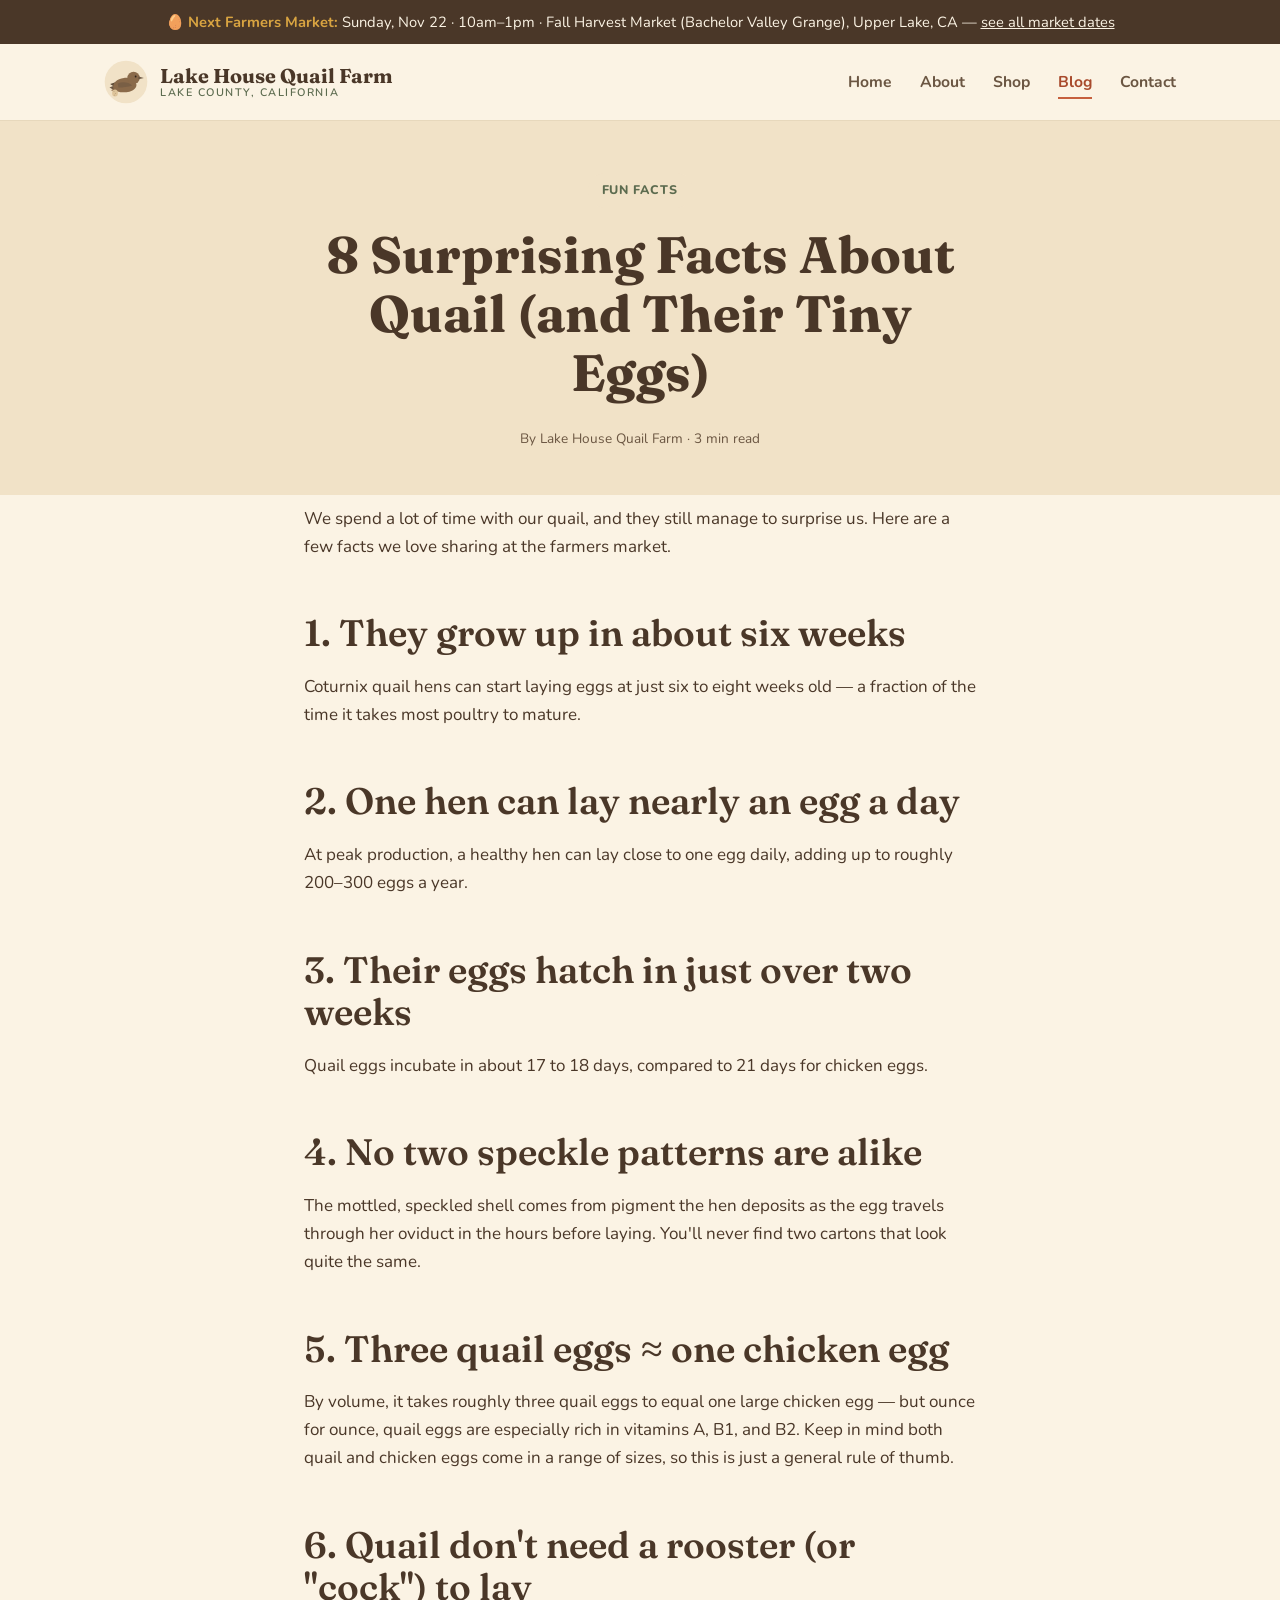
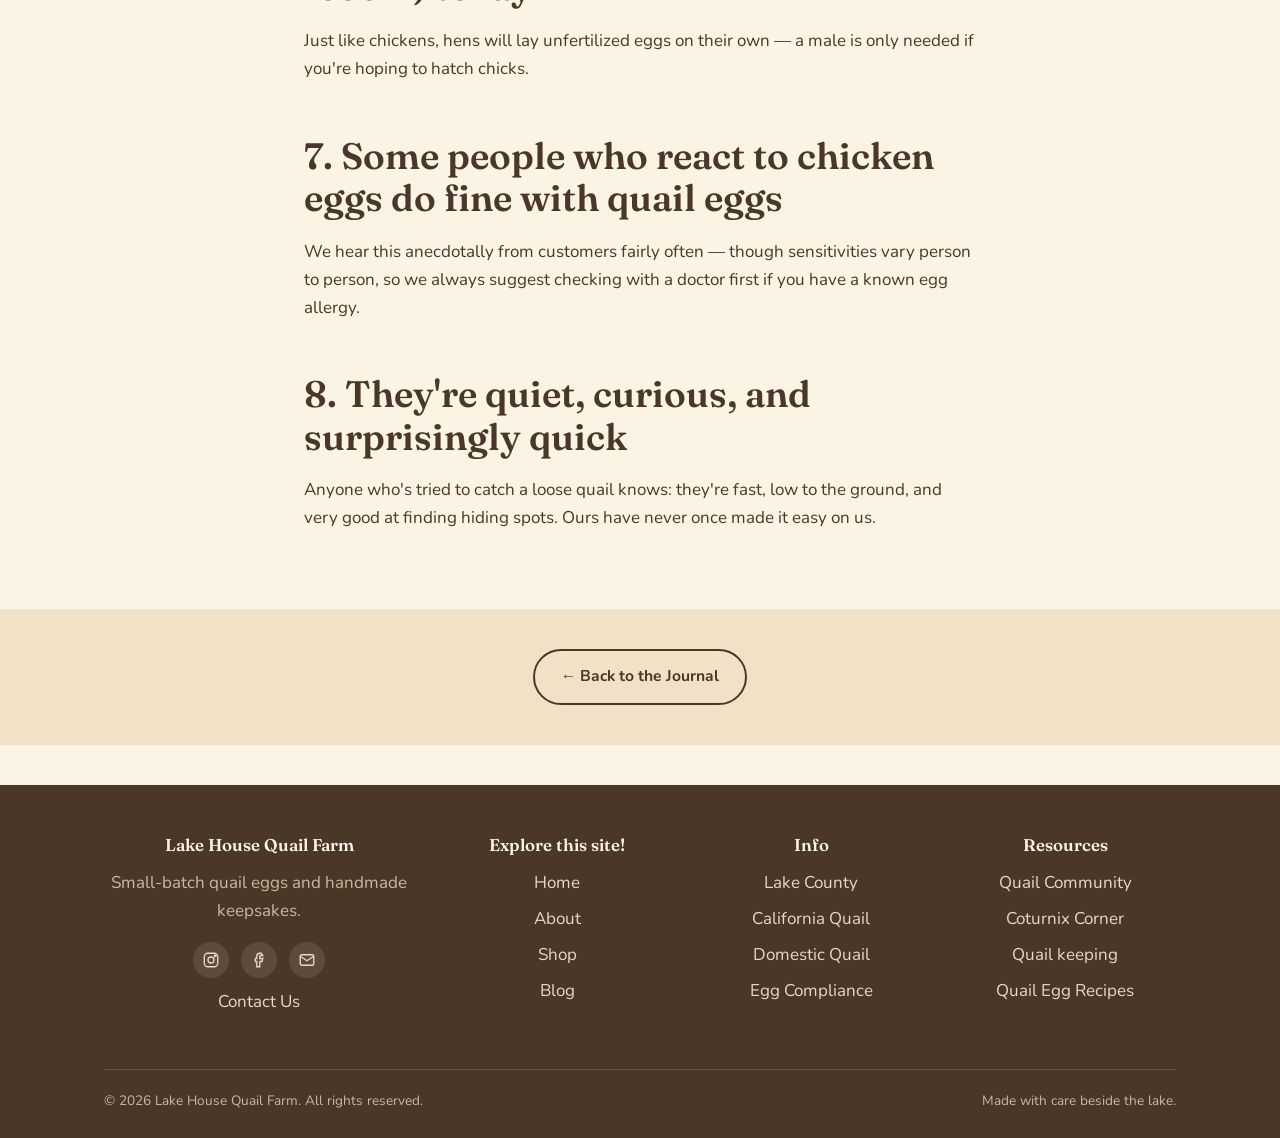
<file: blog-fun-facts.html>
<!DOCTYPE html>
<html lang="en">
<head>
<meta charset="UTF-8">
<meta name="viewport" content="width=device-width, initial-scale=1.0">
<title>8 Surprising Facts About Quail | Lake House Quail Farm Blog</title>
<meta name="description" content="Fun, surprising facts about coturnix quail and their tiny speckled eggs, from Lake House Quail Farm in Lake County, California.">
<link rel="icon" href="data:image/svg+xml,<svg xmlns=%22http://www.w3.org/2000/svg%22 viewBox=%220 0 100 100%22><circle cx=%2250%22 cy=%2250%22 r=%2248%22 fill=%22%23C6603D%22/></svg>">
<link rel="stylesheet" href="css/style.css">
</head>
<body>

<div class="market-banner">
  🥚 <strong>Next Farmers Market:</strong> Sunday, Nov&nbsp;22 &middot; 10am&ndash;1pm &middot; Fall Harvest Market (Bachelor Valley Grange), Upper Lake, CA &mdash; <a href="contact.html">see all market dates</a>
</div>

<header class="site-header">
  <div class="nav-inner">
    <a href="index.html" class="brand">
      <svg class="logo-mark" viewBox="0 0 64 64" fill="none" xmlns="http://www.w3.org/2000/svg">
        <circle cx="32" cy="32" r="31" fill="#F1E2C7"/>
        <!-- tail -->
        <path d="M9 35 L21 31 L18 41 Z" fill="#5C4A38"/>
        <path d="M8 40 L20 35 L17 45 Z" fill="#6B5642"/>
        <path d="M10 44 L21 38 L19 47 Z" fill="#8A6A4A"/>
        <!-- body -->
        <path d="M14 42 C11 34 19 27 29 26 C38 25 45 29 47 35 C48 39 45 44 37 46 C28 48 18 47 14 42 Z" fill="#8A6A4A"/>
        <!-- wing -->
        <path d="M20 34 C27 31 36 32 41 37 C35 39 27 40 21 40 Z" fill="#6B5642" opacity="0.55"/>
        <!-- head -->
        <circle cx="43" cy="26" r="9" fill="#8A6A4A"/>
        <!-- beak -->
        <path d="M50 24 L58 26 L50 28 Z" fill="#6B5642"/>
        <!-- eye -->
        <circle cx="46" cy="24" r="1.3" fill="#2E2018"/>
        <!-- egg -->
        <ellipse cx="16" cy="48" rx="4.2" ry="5.2" fill="#DEC49A"/>
        <circle cx="14.5" cy="46" r="0.55" fill="#4A3728" opacity="0.5"/>
        <circle cx="17" cy="49" r="0.55" fill="#4A3728" opacity="0.5"/>
        <circle cx="15" cy="51" r="0.55" fill="#4A3728" opacity="0.5"/>
      </svg>
      <span class="brand-text">Lake House Quail Farm<small>Lake County, California</small></span>
    </a>
    <nav class="main-nav">
      <ul>
        <li><a href="index.html">Home</a></li>
        <li><a href="about.html">About</a></li>
        <li><a href="shop.html">Shop</a></li>
        <li><a href="blog.html" class="active">Blog</a></li>
        <li><a href="contact.html">Contact</a></li>
      </ul>
    </nav>
  </div>
</header>

<div class="page-header">
  <div class="wrap" style="max-width:720px;">
    <span class="eyebrow">Fun Facts</span>
    <h1>8 Surprising Facts About Quail (and Their Tiny Eggs)</h1>
    <p class="post-meta">By Lake House Quail Farm &middot; 3 min read</p>
  </div>
</div>

<article class="post-content">
  <p>We spend a lot of time with our quail, and they still manage to surprise us. Here are a few facts we love sharing at the farmers market.</p>

  <h2>1. They grow up in about six weeks</h2>
  <p>Coturnix quail hens can start laying eggs at just six to eight weeks old &mdash; a fraction of the time it takes most poultry to mature.</p>

  <h2>2. One hen can lay nearly an egg a day</h2>
  <p>At peak production, a healthy hen can lay close to one egg daily, adding up to roughly 200&ndash;300 eggs a year.</p>

  <h2>3. Their eggs hatch in just over two weeks</h2>
  <p>Quail eggs incubate in about 17 to 18 days, compared to 21 days for chicken eggs.</p>

  <h2>4. No two speckle patterns are alike</h2>
  <p>The mottled, speckled shell comes from pigment the hen deposits as the egg travels through her oviduct in the hours before laying. You'll never find two cartons that look quite the same.</p>

  <h2>5. Three quail eggs &asymp; one chicken egg</h2>
  <p>By volume, it takes roughly three quail eggs to equal one large chicken egg &mdash; but ounce for ounce, quail eggs are especially rich in vitamins A, B1, and B2. Keep in mind both quail and chicken eggs come in a range of sizes, so this is just a general rule of thumb.</p>

  <h2>6. Quail don't need a rooster (or "cock") to lay</h2>
  <p>Just like chickens, hens will lay unfertilized eggs on their own &mdash; a male is only needed if you're hoping to hatch chicks.</p>

  <h2>7. Some people who react to chicken eggs do fine with quail eggs</h2>
  <p>We hear this anecdotally from customers fairly often &mdash; though sensitivities vary person to person, so we always suggest checking with a doctor first if you have a known egg allergy.</p>

  <h2>8. They're quiet, curious, and surprisingly quick</h2>
  <p>Anyone who's tried to catch a loose quail knows: they're fast, low to the ground, and very good at finding hiding spots. Ours have never once made it easy on us.</p>
</article>

<section class="bg-cream-dark tight">
  <div class="wrap center">
    <a href="blog.html" class="btn btn-outline">&larr; Back to the Journal</a>
  </div>
</section>

<footer class="site-footer">
  <div class="wrap">
    <div class="footer-grid">
      <div>
        <h4>Lake House Quail Farm</h4>
        <p style="color:#C9B9A0;">Small-batch quail eggs and handmade keepsakes.</p>
        <div class="social-row">
          <a href="https://www.instagram.com/lakehousequailfarm/" aria-label="Instagram" title="Instagram"><svg viewBox="0 0 24 24" fill="none" stroke="#E7D9C4" stroke-width="1.8"><rect x="3" y="3" width="18" height="18" rx="5"/><circle cx="12" cy="12" r="4"/><circle cx="17.5" cy="6.5" r="1"/></svg></a>
          <a href="https://www.facebook.com/search/top?q=lake%20house%20quail%20farm" aria-label="Facebook" title="Facebook"><svg viewBox="0 0 24 24" fill="none" stroke="#E7D9C4" stroke-width="1.8"><path d="M15 3h-2a4 4 0 00-4 4v3H7v4h2v7h4v-7h3l1-4h-4V7a1 1 0 011-1h3z"/></svg></a>
          <a href="mailto:lakehousequailfarm@gmail.com" aria-label="Email" title="Email"><svg viewBox="0 0 24 24" fill="none" stroke="#E7D9C4" stroke-width="1.8"><rect x="3" y="5" width="18" height="14" rx="2"/><path d="M3 7l9 6 9-6"/></svg></a>
        </div>
        <p style="margin-top:10px;"><a href="contact.html">Contact Us</a></p>
      </div>
      <div>
        <h4>Explore this site!</h4>
        <ul style="text-align:center;">
          <li><a href="index.html">Home</a></li>
          <li><a href="about.html">About</a></li>
          <li><a href="shop.html">Shop</a></li>
          <li><a href="blog.html">Blog</a></li>
        </ul>
      </div>
      <div>
        <h4>Info</h4>
        <ul style="text-align:center;">
          <li><a href="https://lakecounty.com/">Lake County</a></li>
          <li><a href="https://www.allaboutbirds.org/guide/California_Quail/overview">California Quail</a></li>
          <li><a href="https://www.themeateater.com/wild-and-whole/homesteading/a-guide-to-raising-quail">Domestic Quail</a></li>
          <li><a href="https://www.cdfa.ca.gov/AHFSS/mpes/esqm.html">Egg Compliance</a></li>
        </ul>
      </div>
      <div>
        <h4>Resources</h4>
        <ul style="text-align:center;">
          <li><a href="https://www.reddit.com/r/quails/">Quail Community</a></li>
          <li><a href="https://www.youtube.com/c/CoturnixCorner">Coturnix Corner</a></li>
          <li><a href="https://www.youtube.com/watch?v=nmTytJTMljg">Quail keeping</a></li>
          <li><a href="blog-more-quail-egg-recipes.html">Quail Egg Recipes</a></li>
        </ul>
      </div>
    </div>
    <div class="footer-bottom">
      <span>&copy; 2026 Lake House Quail Farm. All rights reserved.</span>
      <span>Made with care beside the lake.</span>
    </div>
  </div>
</footer>

</body>
</html>
</file>
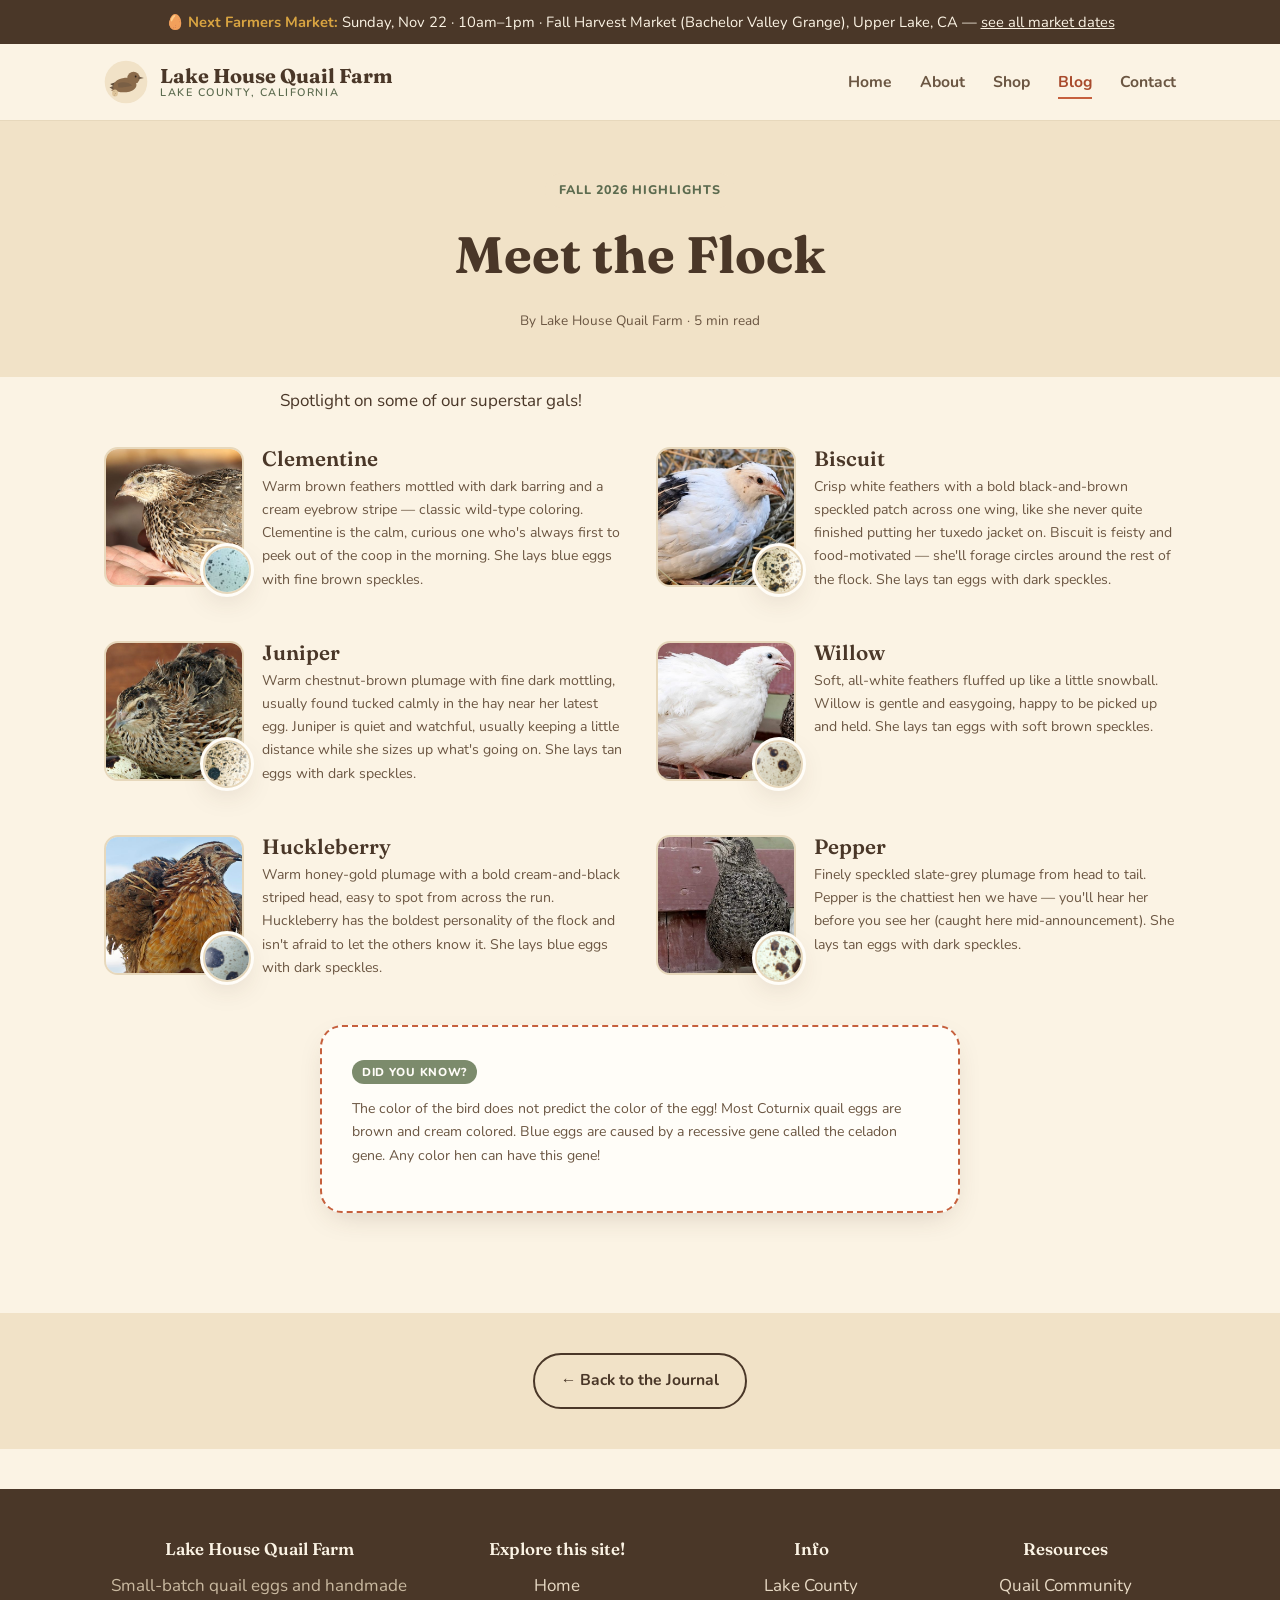
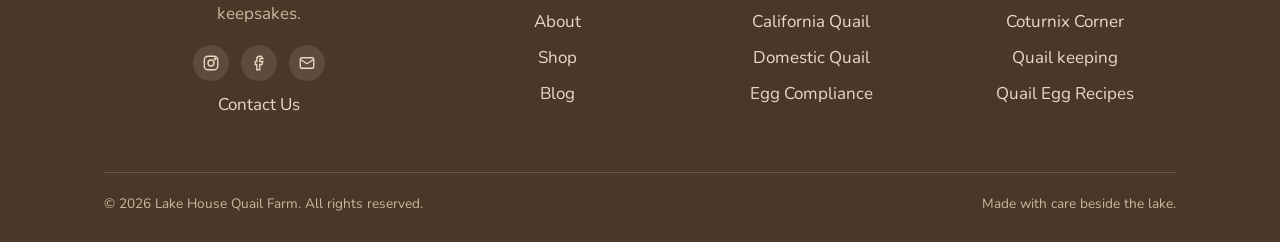
<file: blog-meet-the-flock.html>
<!DOCTYPE html>
<html lang="en">
<head>
<meta charset="UTF-8">
<meta name="viewport" content="width=device-width, initial-scale=1.0">
<title>Meet the Flock | Lake House Quail Farm Blog</title>
<meta name="description" content="Say hello to six of the hens behind your carton — their colors, their personalities, and the eggs they lay. Fall 2026 highlights from Lake House Quail Farm.">
<link rel="icon" href="data:image/svg+xml,<svg xmlns=%22http://www.w3.org/2000/svg%22 viewBox=%220 0 100 100%22><circle cx=%2250%22 cy=%2250%22 r=%2248%22 fill=%22%23C6603D%22/></svg>">
<link rel="stylesheet" href="css/style.css">
</head>
<body>

<div class="market-banner">
  🥚 <strong>Next Farmers Market:</strong> Sunday, Nov&nbsp;22 &middot; 10am&ndash;1pm &middot; Fall Harvest Market (Bachelor Valley Grange), Upper Lake, CA &mdash; <a href="contact.html">see all market dates</a>
</div>

<header class="site-header">
  <div class="nav-inner">
    <a href="index.html" class="brand">
      <svg class="logo-mark" viewBox="0 0 64 64" fill="none" xmlns="http://www.w3.org/2000/svg">
        <circle cx="32" cy="32" r="31" fill="#F1E2C7"/>
        <!-- tail -->
        <path d="M9 35 L21 31 L18 41 Z" fill="#5C4A38"/>
        <path d="M8 40 L20 35 L17 45 Z" fill="#6B5642"/>
        <path d="M10 44 L21 38 L19 47 Z" fill="#8A6A4A"/>
        <!-- body -->
        <path d="M14 42 C11 34 19 27 29 26 C38 25 45 29 47 35 C48 39 45 44 37 46 C28 48 18 47 14 42 Z" fill="#8A6A4A"/>
        <!-- wing -->
        <path d="M20 34 C27 31 36 32 41 37 C35 39 27 40 21 40 Z" fill="#6B5642" opacity="0.55"/>
        <!-- head -->
        <circle cx="43" cy="26" r="9" fill="#8A6A4A"/>
        <!-- beak -->
        <path d="M50 24 L58 26 L50 28 Z" fill="#6B5642"/>
        <!-- eye -->
        <circle cx="46" cy="24" r="1.3" fill="#2E2018"/>
        <!-- egg -->
        <ellipse cx="16" cy="48" rx="4.2" ry="5.2" fill="#DEC49A"/>
        <circle cx="14.5" cy="46" r="0.55" fill="#4A3728" opacity="0.5"/>
        <circle cx="17" cy="49" r="0.55" fill="#4A3728" opacity="0.5"/>
        <circle cx="15" cy="51" r="0.55" fill="#4A3728" opacity="0.5"/>
      </svg>
      <span class="brand-text">Lake House Quail Farm<small>Lake County, California</small></span>
    </a>
    <nav class="main-nav">
      <ul>
        <li><a href="index.html">Home</a></li>
        <li><a href="about.html">About</a></li>
        <li><a href="shop.html">Shop</a></li>
        <li><a href="blog.html" class="active">Blog</a></li>
        <li><a href="contact.html">Contact</a></li>
      </ul>
    </nav>
  </div>
</header>

<div class="page-header">
  <div class="wrap" style="max-width:720px;">
    <span class="eyebrow">Fall 2026 Highlights</span>
    <h1>Meet the Flock</h1>
    <p class="post-meta">By Lake House Quail Farm &middot; 5 min read</p>
  </div>
</div>

<article class="post-content" style="max-width:1120px;">
  <p style="max-width:720px; margin-left:auto; margin-right:auto;">Spotlight on some of our superstar gals!</p>

  <div class="hen-grid">

    <div class="hen-card">
      <div class="hen-photo-wrap">
        <div class="photo-slot has-photo"><img src="images/hens/clementine.jpg" alt="Clementine, a brown mottled quail hen, held in a hand"></div>
        <div class="egg-badge"><div class="egg-slot has-photo"><img src="images/eggs/clementine_egg.jpg" alt="Close-up of Clementine's blue speckled egg shell"></div></div>
      </div>
      <div class="hen-info">
        <h3>Clementine</h3>
        <p class="small">Warm brown feathers mottled with dark barring and a cream eyebrow stripe &mdash; classic wild-type coloring. Clementine is the calm, curious one who's always first to peek out of the coop in the morning. She lays blue eggs with fine brown speckles.</p>
      </div>
    </div>

    <div class="hen-card">
      <div class="hen-photo-wrap">
        <div class="photo-slot has-photo"><img src="images/hens/biscuit.jpg" alt="Biscuit, a white quail hen with a black speckled patch on one wing"></div>
        <div class="egg-badge"><div class="egg-slot has-photo"><img src="images/eggs/biscuit_egg.jpg" alt="Close-up of Biscuit's tan speckled egg shell"></div></div>
      </div>
      <div class="hen-info">
        <h3>Biscuit</h3>
        <p class="small">Crisp white feathers with a bold black-and-brown speckled patch across one wing, like she never quite finished putting her tuxedo jacket on. Biscuit is feisty and food-motivated &mdash; she'll forage circles around the rest of the flock. She lays tan eggs with dark speckles.</p>
      </div>
    </div>

    <div class="hen-card">
      <div class="hen-photo-wrap">
        <div class="photo-slot has-photo"><img src="images/hens/juniper.jpg" alt="Juniper, a warm chestnut-brown mottled quail hen, sitting in hay next to an egg"></div>
        <div class="egg-badge"><div class="egg-slot has-photo"><img src="images/eggs/juniper_egg.jpg" alt="Close-up of Juniper's tan speckled egg shell"></div></div>
      </div>
      <div class="hen-info">
        <h3>Juniper</h3>
        <p class="small">Warm chestnut-brown plumage with fine dark mottling, usually found tucked calmly in the hay near her latest egg. Juniper is quiet and watchful, usually keeping a little distance while she sizes up what's going on. She lays tan eggs with dark speckles.</p>
      </div>
    </div>

    <div class="hen-card">
      <div class="hen-photo-wrap">
        <div class="photo-slot has-photo"><img src="images/hens/willow.jpg" alt="Willow, an all-white quail hen"></div>
        <div class="egg-badge"><div class="egg-slot has-photo"><img src="images/eggs/willow_egg.jpg" alt="Close-up of Willow's tan speckled egg shell"></div></div>
      </div>
      <div class="hen-info">
        <h3>Willow</h3>
        <p class="small">Soft, all-white feathers fluffed up like a little snowball. Willow is gentle and easygoing, happy to be picked up and held. She lays tan eggs with soft brown speckles.</p>
      </div>
    </div>

    <div class="hen-card">
      <div class="hen-photo-wrap">
        <div class="photo-slot has-photo"><img src="images/hens/huckleberry.jpg" alt="Huckleberry, a golden quail hen with a striped head"></div>
        <div class="egg-badge"><div class="egg-slot has-photo"><img src="images/eggs/huckleberry_egg.jpg" alt="Close-up of Huckleberry's blue speckled egg shell"></div></div>
      </div>
      <div class="hen-info">
        <h3>Huckleberry</h3>
        <p class="small">Warm honey-gold plumage with a bold cream-and-black striped head, easy to spot from across the run. Huckleberry has the boldest personality of the flock and isn't afraid to let the others know it. She lays blue eggs with dark speckles.</p>
      </div>
    </div>

    <div class="hen-card">
      <div class="hen-photo-wrap">
        <div class="photo-slot has-photo"><img src="images/hens/pepper.jpg" alt="Pepper, a grey speckled quail hen, mid-chirp"></div>
        <div class="egg-badge"><div class="egg-slot has-photo"><img src="images/eggs/pepper_egg.jpg" alt="Close-up of Pepper's tan speckled egg shell"></div></div>
      </div>
      <div class="hen-info">
        <h3>Pepper</h3>
        <p class="small">Finely speckled slate-grey plumage from head to tail. Pepper is the chattiest hen we have &mdash; you'll hear her before you see her (caught here mid-announcement). She lays tan eggs with dark speckles.</p>
      </div>
    </div>

  </div>

  <div class="card" style="max-width:640px; margin:0 auto 40px; border:2px dashed var(--terracotta);">
    <span class="badge">Did You Know?</span>
    <p class="small" style="margin-top:12px;">The color of the bird does not predict the color of the egg! Most Coturnix quail eggs are brown and cream colored. Blue eggs are caused by a recessive gene called the celadon gene. Any color hen can have this gene!</p>
  </div>
</article>

<section class="bg-cream-dark tight">
  <div class="wrap center">
    <a href="blog.html" class="btn btn-outline">&larr; Back to the Journal</a>
  </div>
</section>

<footer class="site-footer">
  <div class="wrap">
    <div class="footer-grid">
      <div>
        <h4>Lake House Quail Farm</h4>
        <p style="color:#C9B9A0;">Small-batch quail eggs and handmade keepsakes.</p>
        <div class="social-row">
          <a href="https://www.instagram.com/lakehousequailfarm/" aria-label="Instagram" title="Instagram"><svg viewBox="0 0 24 24" fill="none" stroke="#E7D9C4" stroke-width="1.8"><rect x="3" y="3" width="18" height="18" rx="5"/><circle cx="12" cy="12" r="4"/><circle cx="17.5" cy="6.5" r="1"/></svg></a>
          <a href="https://www.facebook.com/search/top?q=lake%20house%20quail%20farm" aria-label="Facebook" title="Facebook"><svg viewBox="0 0 24 24" fill="none" stroke="#E7D9C4" stroke-width="1.8"><path d="M15 3h-2a4 4 0 00-4 4v3H7v4h2v7h4v-7h3l1-4h-4V7a1 1 0 011-1h3z"/></svg></a>
          <a href="mailto:lakehousequailfarm@gmail.com" aria-label="Email" title="Email"><svg viewBox="0 0 24 24" fill="none" stroke="#E7D9C4" stroke-width="1.8"><rect x="3" y="5" width="18" height="14" rx="2"/><path d="M3 7l9 6 9-6"/></svg></a>
        </div>
        <p style="margin-top:10px;"><a href="contact.html">Contact Us</a></p>
      </div>
      <div>
        <h4>Explore this site!</h4>
        <ul style="text-align:center;">
          <li><a href="index.html">Home</a></li>
          <li><a href="about.html">About</a></li>
          <li><a href="shop.html">Shop</a></li>
          <li><a href="blog.html">Blog</a></li>
        </ul>
      </div>
      <div>
        <h4>Info</h4>
        <ul style="text-align:center;">
          <li><a href="https://lakecounty.com/">Lake County</a></li>
          <li><a href="https://www.allaboutbirds.org/guide/California_Quail/overview">California Quail</a></li>
          <li><a href="https://www.themeateater.com/wild-and-whole/homesteading/a-guide-to-raising-quail">Domestic Quail</a></li>
          <li><a href="https://www.cdfa.ca.gov/AHFSS/mpes/esqm.html">Egg Compliance</a></li>
        </ul>
      </div>
      <div>
        <h4>Resources</h4>
        <ul style="text-align:center;">
          <li><a href="https://www.reddit.com/r/quails/">Quail Community</a></li>
          <li><a href="https://www.youtube.com/c/CoturnixCorner">Coturnix Corner</a></li>
          <li><a href="https://www.youtube.com/watch?v=nmTytJTMljg">Quail keeping</a></li>
          <li><a href="blog-more-quail-egg-recipes.html">Quail Egg Recipes</a></li>
        </ul>
      </div>
    </div>
    <div class="footer-bottom">
      <span>&copy; 2026 Lake House Quail Farm. All rights reserved.</span>
      <span>Made with care beside the lake.</span>
    </div>
  </div>
</footer>

</body>
</html>
</file>
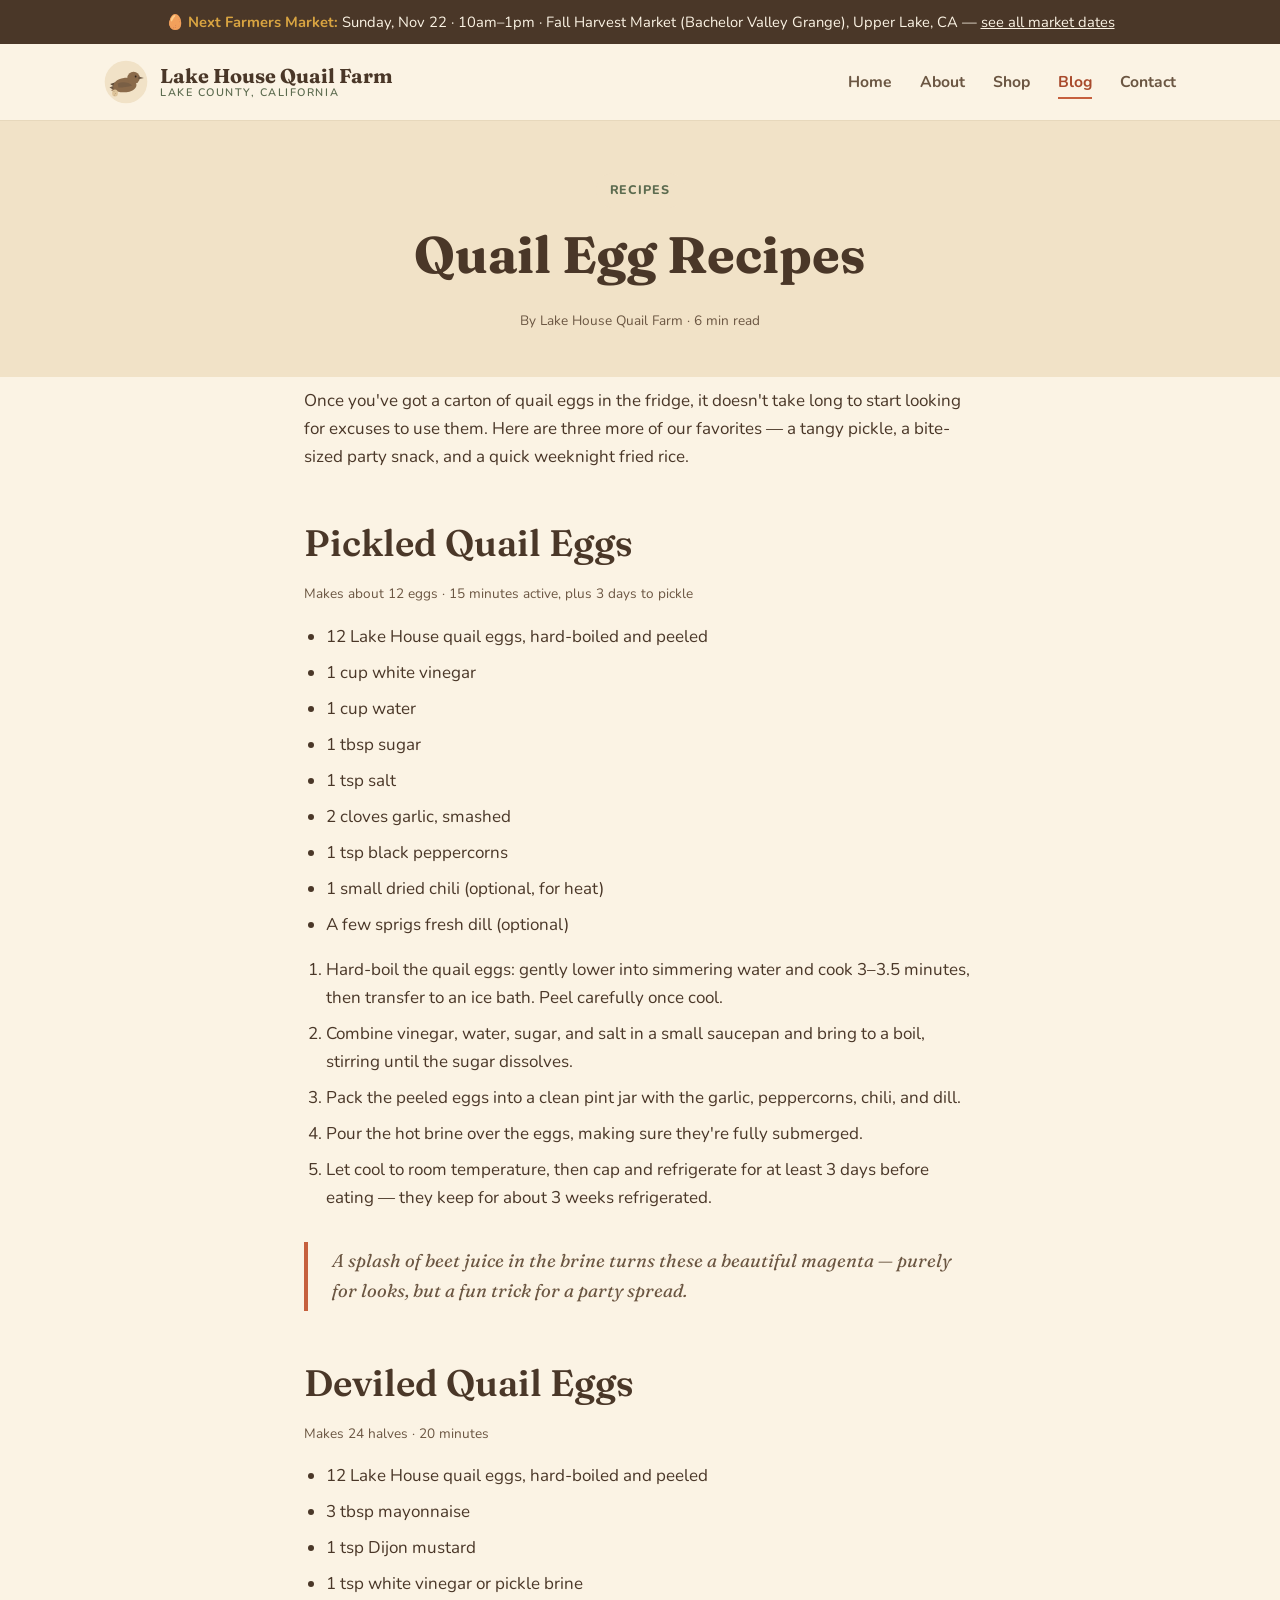
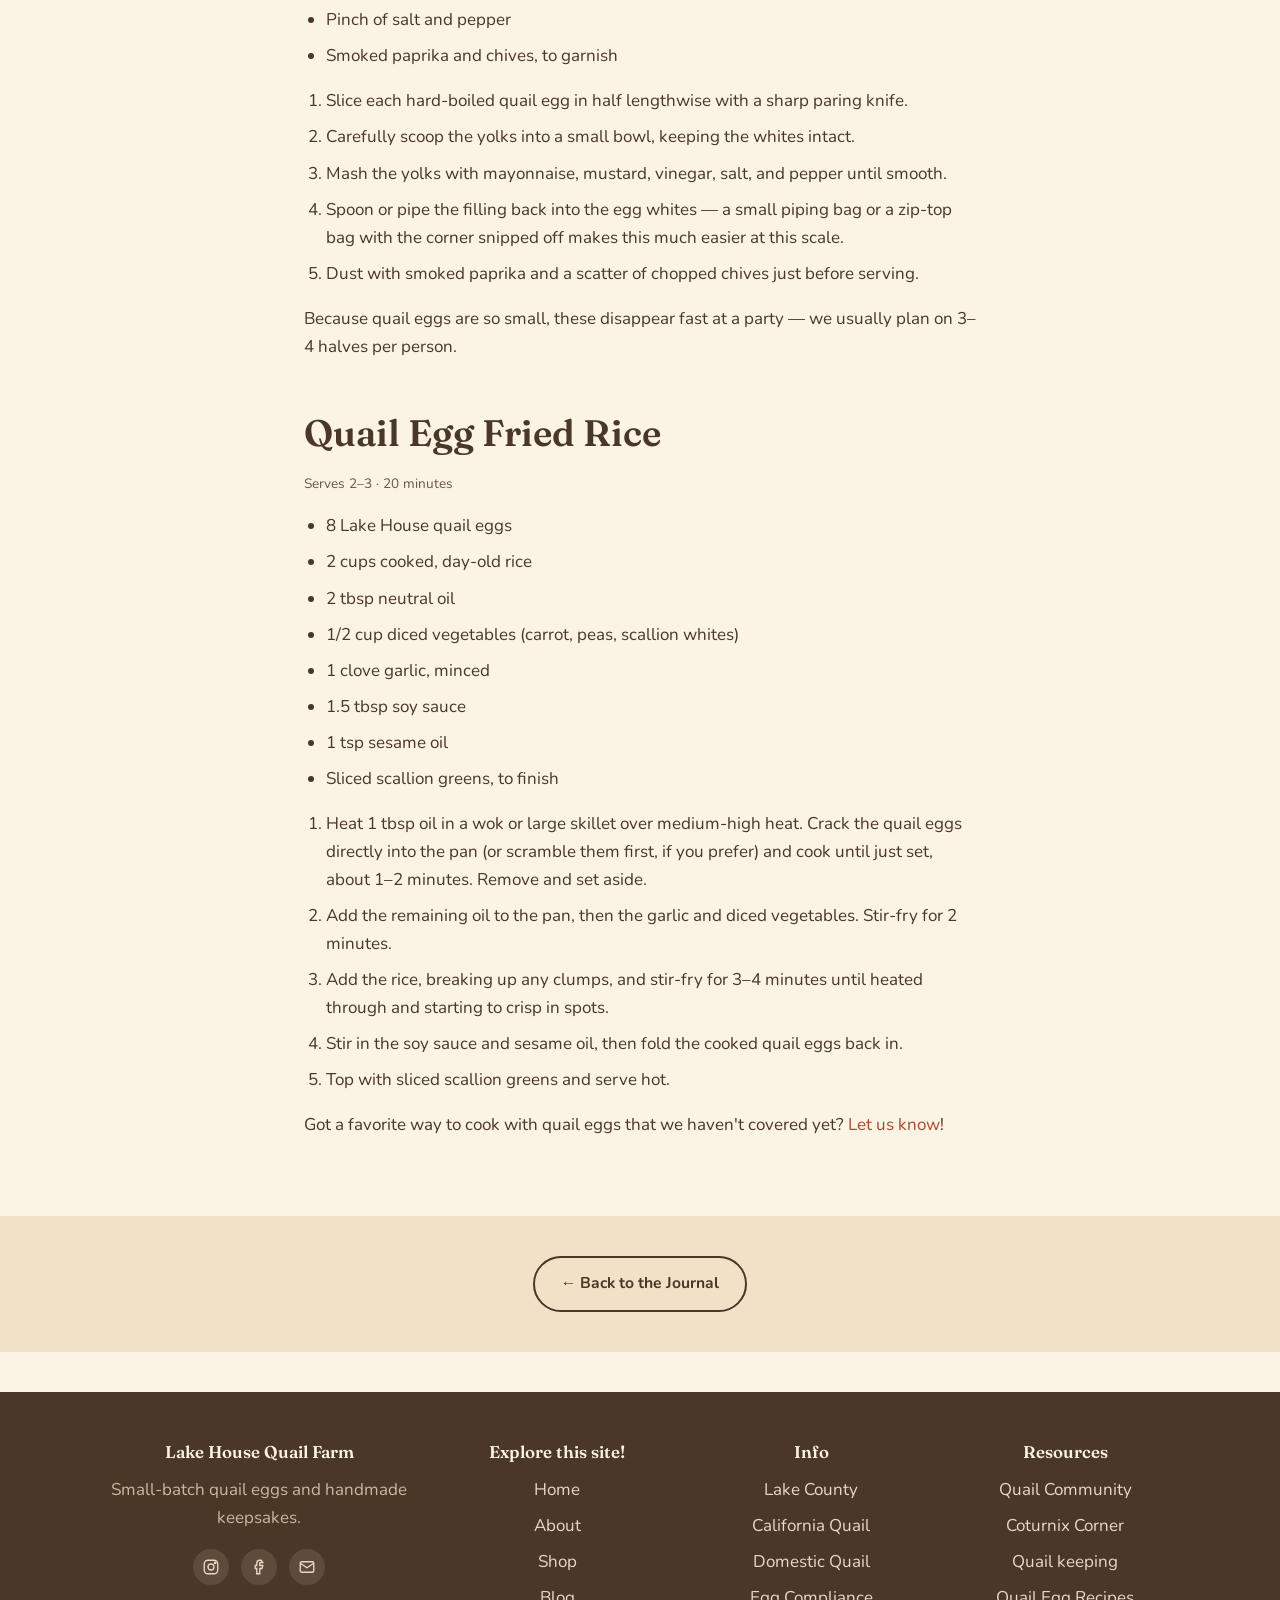
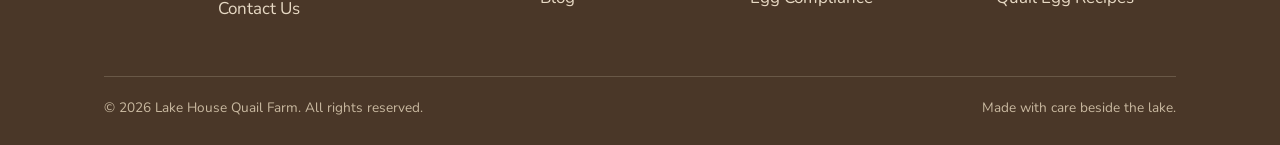
<file: blog-more-quail-egg-recipes.html>
<!DOCTYPE html>
<html lang="en">
<head>
<meta charset="UTF-8">
<meta name="viewport" content="width=device-width, initial-scale=1.0">
<title>More Quail Egg Recipes | Lake House Quail Farm Blog</title>
<meta name="description" content="Three more easy ways to cook with quail eggs — pickled, deviled, and fried rice — from the Lake House Quail Farm kitchen.">
<link rel="icon" href="data:image/svg+xml,<svg xmlns=%22http://www.w3.org/2000/svg%22 viewBox=%220 0 100 100%22><circle cx=%2250%22 cy=%2250%22 r=%2248%22 fill=%22%23C6603D%22/></svg>">
<link rel="stylesheet" href="css/style.css">
</head>
<body>

<div class="market-banner">
  🥚 <strong>Next Farmers Market:</strong> Sunday, Nov&nbsp;22 &middot; 10am&ndash;1pm &middot; Fall Harvest Market (Bachelor Valley Grange), Upper Lake, CA &mdash; <a href="contact.html">see all market dates</a>
</div>

<header class="site-header">
  <div class="nav-inner">
    <a href="index.html" class="brand">
      <svg class="logo-mark" viewBox="0 0 64 64" fill="none" xmlns="http://www.w3.org/2000/svg">
        <circle cx="32" cy="32" r="31" fill="#F1E2C7"/>
        <!-- tail -->
        <path d="M9 35 L21 31 L18 41 Z" fill="#5C4A38"/>
        <path d="M8 40 L20 35 L17 45 Z" fill="#6B5642"/>
        <path d="M10 44 L21 38 L19 47 Z" fill="#8A6A4A"/>
        <!-- body -->
        <path d="M14 42 C11 34 19 27 29 26 C38 25 45 29 47 35 C48 39 45 44 37 46 C28 48 18 47 14 42 Z" fill="#8A6A4A"/>
        <!-- wing -->
        <path d="M20 34 C27 31 36 32 41 37 C35 39 27 40 21 40 Z" fill="#6B5642" opacity="0.55"/>
        <!-- head -->
        <circle cx="43" cy="26" r="9" fill="#8A6A4A"/>
        <!-- beak -->
        <path d="M50 24 L58 26 L50 28 Z" fill="#6B5642"/>
        <!-- eye -->
        <circle cx="46" cy="24" r="1.3" fill="#2E2018"/>
        <!-- egg -->
        <ellipse cx="16" cy="48" rx="4.2" ry="5.2" fill="#DEC49A"/>
        <circle cx="14.5" cy="46" r="0.55" fill="#4A3728" opacity="0.5"/>
        <circle cx="17" cy="49" r="0.55" fill="#4A3728" opacity="0.5"/>
        <circle cx="15" cy="51" r="0.55" fill="#4A3728" opacity="0.5"/>
      </svg>
      <span class="brand-text">Lake House Quail Farm<small>Lake County, California</small></span>
    </a>
    <nav class="main-nav">
      <ul>
        <li><a href="index.html">Home</a></li>
        <li><a href="about.html">About</a></li>
        <li><a href="shop.html">Shop</a></li>
        <li><a href="blog.html" class="active">Blog</a></li>
        <li><a href="contact.html">Contact</a></li>
      </ul>
    </nav>
  </div>
</header>

<div class="page-header">
  <div class="wrap" style="max-width:720px;">
    <span class="eyebrow">Recipes</span>
    <h1>Quail Egg Recipes</h1>
    <p class="post-meta">By Lake House Quail Farm &middot; 6 min read</p>
  </div>
</div>

<article class="post-content">
  <p>Once you've got a carton of quail eggs in the fridge, it doesn't take long to start looking for excuses to use them. Here are three more of our favorites &mdash; a tangy pickle, a bite-sized party snack, and a quick weeknight fried rice.</p>

  <h2>Pickled Quail Eggs</h2>
  <p class="post-meta">Makes about 12 eggs &middot; 15 minutes active, plus 3 days to pickle</p>
  <ul>
    <li>12 Lake House quail eggs, hard-boiled and peeled</li>
    <li>1 cup white vinegar</li>
    <li>1 cup water</li>
    <li>1 tbsp sugar</li>
    <li>1 tsp salt</li>
    <li>2 cloves garlic, smashed</li>
    <li>1 tsp black peppercorns</li>
    <li>1 small dried chili (optional, for heat)</li>
    <li>A few sprigs fresh dill (optional)</li>
  </ul>
  <ol>
    <li>Hard-boil the quail eggs: gently lower into simmering water and cook 3&ndash;3.5 minutes, then transfer to an ice bath. Peel carefully once cool.</li>
    <li>Combine vinegar, water, sugar, and salt in a small saucepan and bring to a boil, stirring until the sugar dissolves.</li>
    <li>Pack the peeled eggs into a clean pint jar with the garlic, peppercorns, chili, and dill.</li>
    <li>Pour the hot brine over the eggs, making sure they're fully submerged.</li>
    <li>Let cool to room temperature, then cap and refrigerate for at least 3 days before eating &mdash; they keep for about 3 weeks refrigerated.</li>
  </ol>
  <blockquote>A splash of beet juice in the brine turns these a beautiful magenta &mdash; purely for looks, but a fun trick for a party spread.</blockquote>

  <h2>Deviled Quail Eggs</h2>
  <p class="post-meta">Makes 24 halves &middot; 20 minutes</p>
  <ul>
    <li>12 Lake House quail eggs, hard-boiled and peeled</li>
    <li>3 tbsp mayonnaise</li>
    <li>1 tsp Dijon mustard</li>
    <li>1 tsp white vinegar or pickle brine</li>
    <li>Pinch of salt and pepper</li>
    <li>Smoked paprika and chives, to garnish</li>
  </ul>
  <ol>
    <li>Slice each hard-boiled quail egg in half lengthwise with a sharp paring knife.</li>
    <li>Carefully scoop the yolks into a small bowl, keeping the whites intact.</li>
    <li>Mash the yolks with mayonnaise, mustard, vinegar, salt, and pepper until smooth.</li>
    <li>Spoon or pipe the filling back into the egg whites &mdash; a small piping bag or a zip-top bag with the corner snipped off makes this much easier at this scale.</li>
    <li>Dust with smoked paprika and a scatter of chopped chives just before serving.</li>
  </ol>
  <p>Because quail eggs are so small, these disappear fast at a party &mdash; we usually plan on 3&ndash;4 halves per person.</p>

  <h2>Quail Egg Fried Rice</h2>
  <p class="post-meta">Serves 2&ndash;3 &middot; 20 minutes</p>
  <ul>
    <li>8 Lake House quail eggs</li>
    <li>2 cups cooked, day-old rice</li>
    <li>2 tbsp neutral oil</li>
    <li>1/2 cup diced vegetables (carrot, peas, scallion whites)</li>
    <li>1 clove garlic, minced</li>
    <li>1.5 tbsp soy sauce</li>
    <li>1 tsp sesame oil</li>
    <li>Sliced scallion greens, to finish</li>
  </ul>
  <ol>
    <li>Heat 1 tbsp oil in a wok or large skillet over medium-high heat. Crack the quail eggs directly into the pan (or scramble them first, if you prefer) and cook until just set, about 1&ndash;2 minutes. Remove and set aside.</li>
    <li>Add the remaining oil to the pan, then the garlic and diced vegetables. Stir-fry for 2 minutes.</li>
    <li>Add the rice, breaking up any clumps, and stir-fry for 3&ndash;4 minutes until heated through and starting to crisp in spots.</li>
    <li>Stir in the soy sauce and sesame oil, then fold the cooked quail eggs back in.</li>
    <li>Top with sliced scallion greens and serve hot.</li>
  </ol>

  <p>Got a favorite way to cook with quail eggs that we haven't covered yet? <a href="contact.html">Let us know</a>!</p>
</article>

<section class="bg-cream-dark tight">
  <div class="wrap center">
    <a href="blog.html" class="btn btn-outline">&larr; Back to the Journal</a>
  </div>
</section>

<footer class="site-footer">
  <div class="wrap">
    <div class="footer-grid">
      <div>
        <h4>Lake House Quail Farm</h4>
        <p style="color:#C9B9A0;">Small-batch quail eggs and handmade keepsakes.</p>
        <div class="social-row">
          <a href="https://www.instagram.com/lakehousequailfarm/" aria-label="Instagram" title="Instagram"><svg viewBox="0 0 24 24" fill="none" stroke="#E7D9C4" stroke-width="1.8"><rect x="3" y="3" width="18" height="18" rx="5"/><circle cx="12" cy="12" r="4"/><circle cx="17.5" cy="6.5" r="1"/></svg></a>
          <a href="https://www.facebook.com/search/top?q=lake%20house%20quail%20farm" aria-label="Facebook" title="Facebook"><svg viewBox="0 0 24 24" fill="none" stroke="#E7D9C4" stroke-width="1.8"><path d="M15 3h-2a4 4 0 00-4 4v3H7v4h2v7h4v-7h3l1-4h-4V7a1 1 0 011-1h3z"/></svg></a>
          <a href="mailto:lakehousequailfarm@gmail.com" aria-label="Email" title="Email"><svg viewBox="0 0 24 24" fill="none" stroke="#E7D9C4" stroke-width="1.8"><rect x="3" y="5" width="18" height="14" rx="2"/><path d="M3 7l9 6 9-6"/></svg></a>
        </div>
        <p style="margin-top:10px;"><a href="contact.html">Contact Us</a></p>
      </div>
      <div>
        <h4>Explore this site!</h4>
        <ul style="text-align:center;">
          <li><a href="index.html">Home</a></li>
          <li><a href="about.html">About</a></li>
          <li><a href="shop.html">Shop</a></li>
          <li><a href="blog.html">Blog</a></li>
        </ul>
      </div>
      <div>
        <h4>Info</h4>
        <ul style="text-align:center;">
          <li><a href="https://lakecounty.com/">Lake County</a></li>
          <li><a href="https://www.allaboutbirds.org/guide/California_Quail/overview">California Quail</a></li>
          <li><a href="https://www.themeateater.com/wild-and-whole/homesteading/a-guide-to-raising-quail">Domestic Quail</a></li>
          <li><a href="https://www.cdfa.ca.gov/AHFSS/mpes/esqm.html">Egg Compliance</a></li>
        </ul>
      </div>
      <div>
        <h4>Resources</h4>
        <ul style="text-align:center;">
          <li><a href="https://www.reddit.com/r/quails/">Quail Community</a></li>
          <li><a href="https://www.youtube.com/c/CoturnixCorner">Coturnix Corner</a></li>
          <li><a href="https://www.youtube.com/watch?v=nmTytJTMljg">Quail keeping</a></li>
          <li><a href="blog-more-quail-egg-recipes.html">Quail Egg Recipes</a></li>
        </ul>
      </div>
    </div>
    <div class="footer-bottom">
      <span>&copy; 2026 Lake House Quail Farm. All rights reserved.</span>
      <span>Made with care beside the lake.</span>
    </div>
  </div>
</footer>

</body>
</html>
</file>
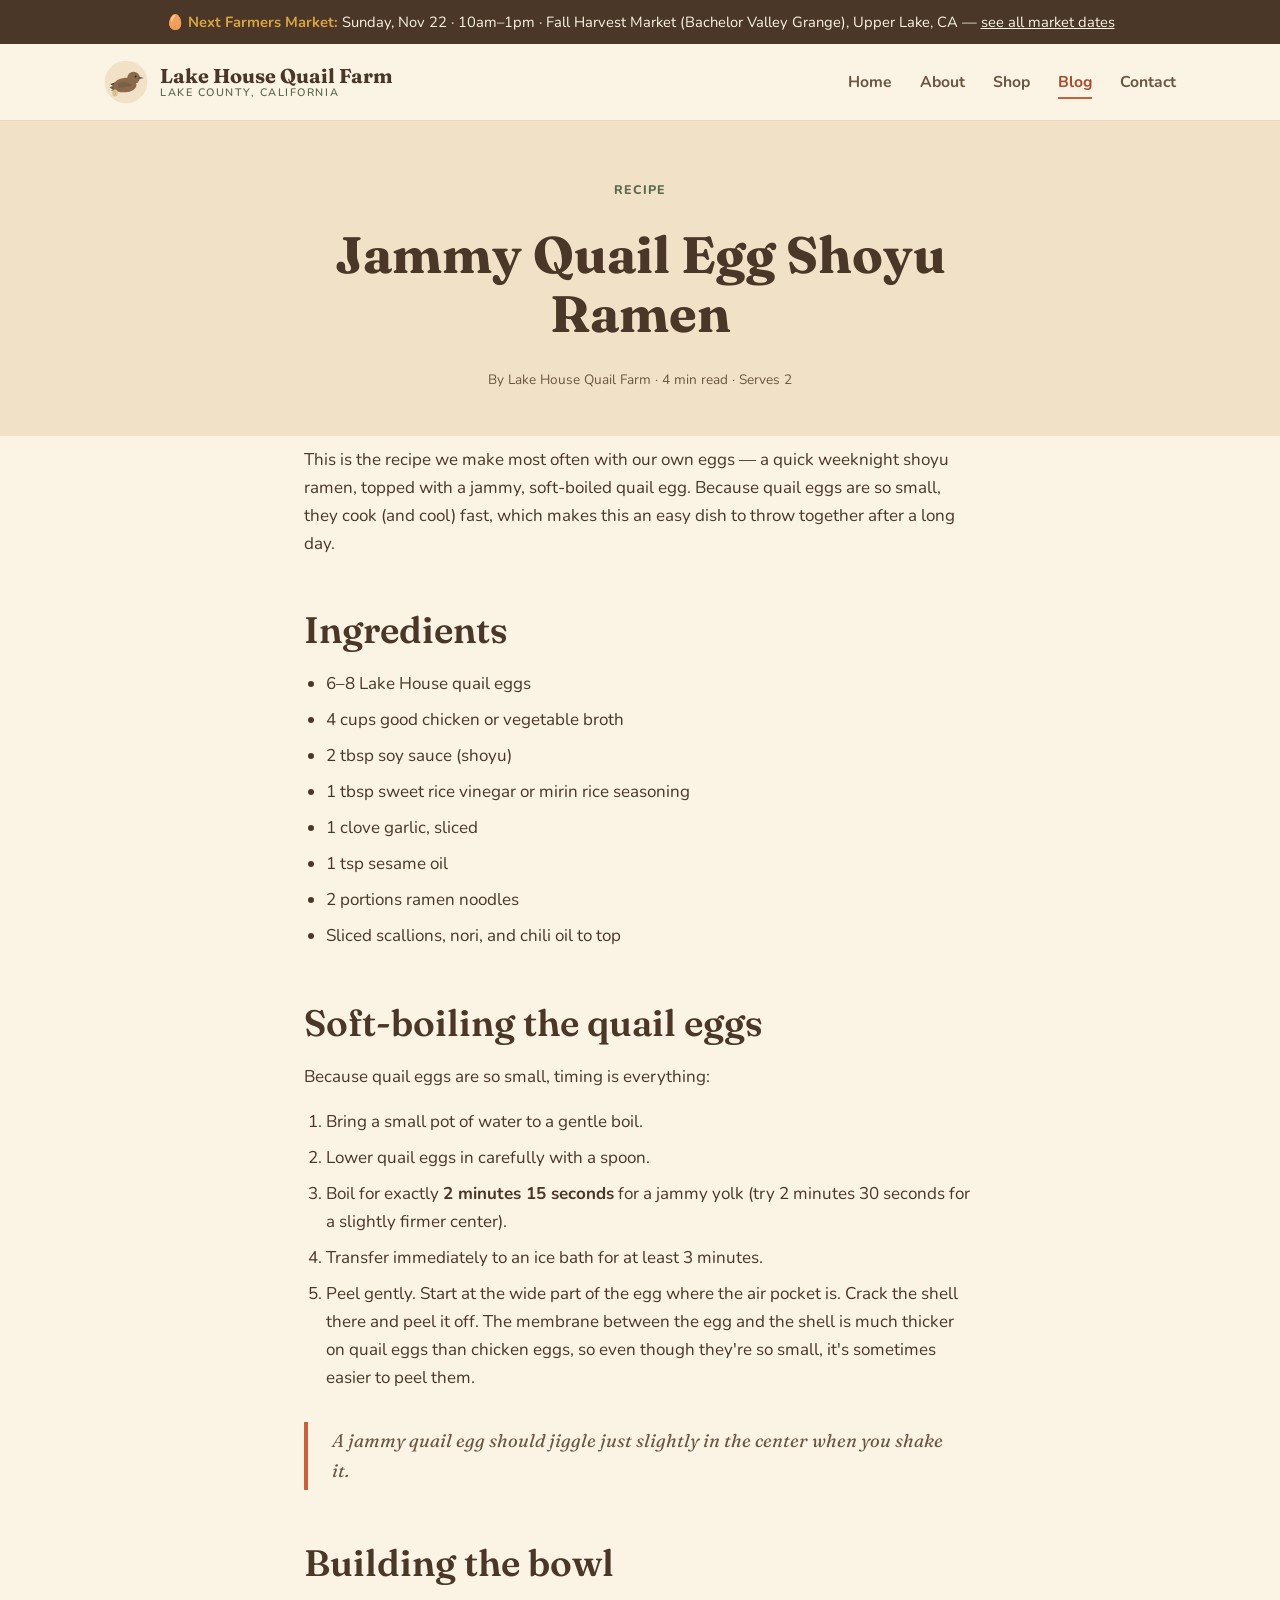
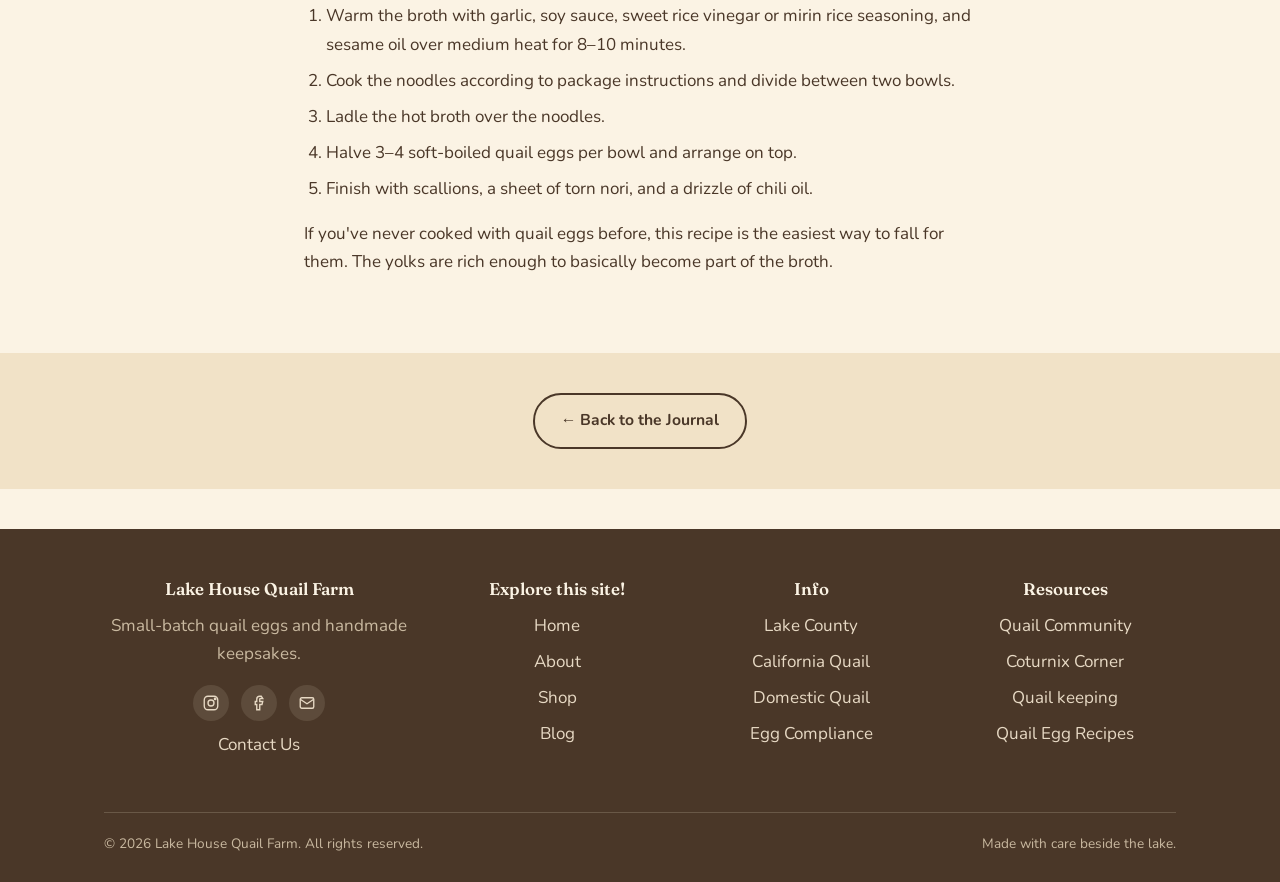
<file: blog-quail-egg-ramen.html>
<!DOCTYPE html>
<html lang="en">
<head>
<meta charset="UTF-8">
<meta name="viewport" content="width=device-width, initial-scale=1.0">
<title>Jammy Quail Egg Shoyu Ramen | Lake House Quail Farm Blog</title>
<meta name="description" content="A simple shoyu ramen recipe finished with a soft-boiled Lake House quail egg — from our farm kitchen to yours.">
<link rel="icon" href="data:image/svg+xml,<svg xmlns=%22http://www.w3.org/2000/svg%22 viewBox=%220 0 100 100%22><circle cx=%2250%22 cy=%2250%22 r=%2248%22 fill=%22%23C6603D%22/></svg>">
<link rel="stylesheet" href="css/style.css">
</head>
<body>

<div class="market-banner">
  🥚 <strong>Next Farmers Market:</strong> Sunday, Nov&nbsp;22 &middot; 10am&ndash;1pm &middot; Fall Harvest Market (Bachelor Valley Grange), Upper Lake, CA &mdash; <a href="contact.html">see all market dates</a>
</div>

<header class="site-header">
  <div class="nav-inner">
    <a href="index.html" class="brand">
      <svg class="logo-mark" viewBox="0 0 64 64" fill="none" xmlns="http://www.w3.org/2000/svg">
        <circle cx="32" cy="32" r="31" fill="#F1E2C7"/>
        <!-- tail -->
        <path d="M9 35 L21 31 L18 41 Z" fill="#5C4A38"/>
        <path d="M8 40 L20 35 L17 45 Z" fill="#6B5642"/>
        <path d="M10 44 L21 38 L19 47 Z" fill="#8A6A4A"/>
        <!-- body -->
        <path d="M14 42 C11 34 19 27 29 26 C38 25 45 29 47 35 C48 39 45 44 37 46 C28 48 18 47 14 42 Z" fill="#8A6A4A"/>
        <!-- wing -->
        <path d="M20 34 C27 31 36 32 41 37 C35 39 27 40 21 40 Z" fill="#6B5642" opacity="0.55"/>
        <!-- head -->
        <circle cx="43" cy="26" r="9" fill="#8A6A4A"/>
        <!-- beak -->
        <path d="M50 24 L58 26 L50 28 Z" fill="#6B5642"/>
        <!-- eye -->
        <circle cx="46" cy="24" r="1.3" fill="#2E2018"/>
        <!-- egg -->
        <ellipse cx="16" cy="48" rx="4.2" ry="5.2" fill="#DEC49A"/>
        <circle cx="14.5" cy="46" r="0.55" fill="#4A3728" opacity="0.5"/>
        <circle cx="17" cy="49" r="0.55" fill="#4A3728" opacity="0.5"/>
        <circle cx="15" cy="51" r="0.55" fill="#4A3728" opacity="0.5"/>
      </svg>
      <span class="brand-text">Lake House Quail Farm<small>Lake County, California</small></span>
    </a>
    <nav class="main-nav">
      <ul>
        <li><a href="index.html">Home</a></li>
        <li><a href="about.html">About</a></li>
        <li><a href="shop.html">Shop</a></li>
        <li><a href="blog.html" class="active">Blog</a></li>
        <li><a href="contact.html">Contact</a></li>
      </ul>
    </nav>
  </div>
</header>

<div class="page-header">
  <div class="wrap" style="max-width:720px;">
    <span class="eyebrow">Recipe</span>
    <h1>Jammy Quail Egg Shoyu Ramen</h1>
    <p class="post-meta">By Lake House Quail Farm &middot; 4 min read &middot; Serves 2</p>
  </div>
</div>

<article class="post-content">
  <p>This is the recipe we make most often with our own eggs &mdash; a quick weeknight shoyu ramen, topped with a jammy, soft-boiled quail egg. Because quail eggs are so small, they cook (and cool) fast, which makes this an easy dish to throw together after a long day.</p>

  <h2>Ingredients</h2>
  <ul>
    <li>6&ndash;8 Lake House quail eggs</li>
    <li>4 cups good chicken or vegetable broth</li>
    <li>2 tbsp soy sauce (shoyu)</li>
    <li>1 tbsp sweet rice vinegar or mirin rice seasoning</li>
    <li>1 clove garlic, sliced</li>
    <li>1 tsp sesame oil</li>
    <li>2 portions ramen noodles</li>
    <li>Sliced scallions, nori, and chili oil to top</li>
  </ul>

  <h2>Soft-boiling the quail eggs</h2>
  <p>Because quail eggs are so small, timing is everything:</p>
  <ol>
    <li>Bring a small pot of water to a gentle boil.</li>
    <li>Lower quail eggs in carefully with a spoon.</li>
    <li>Boil for exactly <strong>2 minutes 15 seconds</strong> for a jammy yolk (try 2 minutes 30 seconds for a slightly firmer center).</li>
    <li>Transfer immediately to an ice bath for at least 3 minutes.</li>
    <li>Peel gently. Start at the wide part of the egg where the air pocket is. Crack the shell there and peel it off. The membrane between the egg and the shell is much thicker on quail eggs than chicken eggs, so even though they're so small, it's sometimes easier to peel them.</li>
  </ol>

  <blockquote>A jammy quail egg should jiggle just slightly in the center when you shake it.</blockquote>

  <h2>Building the bowl</h2>
  <ol>
    <li>Warm the broth with garlic, soy sauce, sweet rice vinegar or mirin rice seasoning, and sesame oil over medium heat for 8&ndash;10 minutes.</li>
    <li>Cook the noodles according to package instructions and divide between two bowls.</li>
    <li>Ladle the hot broth over the noodles.</li>
    <li>Halve 3&ndash;4 soft-boiled quail eggs per bowl and arrange on top.</li>
    <li>Finish with scallions, a sheet of torn nori, and a drizzle of chili oil.</li>
  </ol>

  <p>If you've never cooked with quail eggs before, this recipe is the easiest way to fall for them. The yolks are rich enough to basically become part of the broth.</p>
</article>

<section class="bg-cream-dark tight">
  <div class="wrap center">
    <a href="blog.html" class="btn btn-outline">&larr; Back to the Journal</a>
  </div>
</section>

<footer class="site-footer">
  <div class="wrap">
    <div class="footer-grid">
      <div>
        <h4>Lake House Quail Farm</h4>
        <p style="color:#C9B9A0;">Small-batch quail eggs and handmade keepsakes.</p>
        <div class="social-row">
          <a href="https://www.instagram.com/lakehousequailfarm/" aria-label="Instagram" title="Instagram"><svg viewBox="0 0 24 24" fill="none" stroke="#E7D9C4" stroke-width="1.8"><rect x="3" y="3" width="18" height="18" rx="5"/><circle cx="12" cy="12" r="4"/><circle cx="17.5" cy="6.5" r="1"/></svg></a>
          <a href="https://www.facebook.com/search/top?q=lake%20house%20quail%20farm" aria-label="Facebook" title="Facebook"><svg viewBox="0 0 24 24" fill="none" stroke="#E7D9C4" stroke-width="1.8"><path d="M15 3h-2a4 4 0 00-4 4v3H7v4h2v7h4v-7h3l1-4h-4V7a1 1 0 011-1h3z"/></svg></a>
          <a href="mailto:lakehousequailfarm@gmail.com" aria-label="Email" title="Email"><svg viewBox="0 0 24 24" fill="none" stroke="#E7D9C4" stroke-width="1.8"><rect x="3" y="5" width="18" height="14" rx="2"/><path d="M3 7l9 6 9-6"/></svg></a>
        </div>
        <p style="margin-top:10px;"><a href="contact.html">Contact Us</a></p>
      </div>
      <div>
        <h4>Explore this site!</h4>
        <ul style="text-align:center;">
          <li><a href="index.html">Home</a></li>
          <li><a href="about.html">About</a></li>
          <li><a href="shop.html">Shop</a></li>
          <li><a href="blog.html">Blog</a></li>
        </ul>
      </div>
      <div>
        <h4>Info</h4>
        <ul style="text-align:center;">
          <li><a href="https://lakecounty.com/">Lake County</a></li>
          <li><a href="https://www.allaboutbirds.org/guide/California_Quail/overview">California Quail</a></li>
          <li><a href="https://www.themeateater.com/wild-and-whole/homesteading/a-guide-to-raising-quail">Domestic Quail</a></li>
          <li><a href="https://www.cdfa.ca.gov/AHFSS/mpes/esqm.html">Egg Compliance</a></li>
        </ul>
      </div>
      <div>
        <h4>Resources</h4>
        <ul style="text-align:center;">
          <li><a href="https://www.reddit.com/r/quails/">Quail Community</a></li>
          <li><a href="https://www.youtube.com/c/CoturnixCorner">Coturnix Corner</a></li>
          <li><a href="https://www.youtube.com/watch?v=nmTytJTMljg">Quail keeping</a></li>
          <li><a href="blog-more-quail-egg-recipes.html">Quail Egg Recipes</a></li>
        </ul>
      </div>
    </div>
    <div class="footer-bottom">
      <span>&copy; 2026 Lake House Quail Farm. All rights reserved.</span>
      <span>Made with care beside the lake.</span>
    </div>
  </div>
</footer>

</body>
</html>
</file>
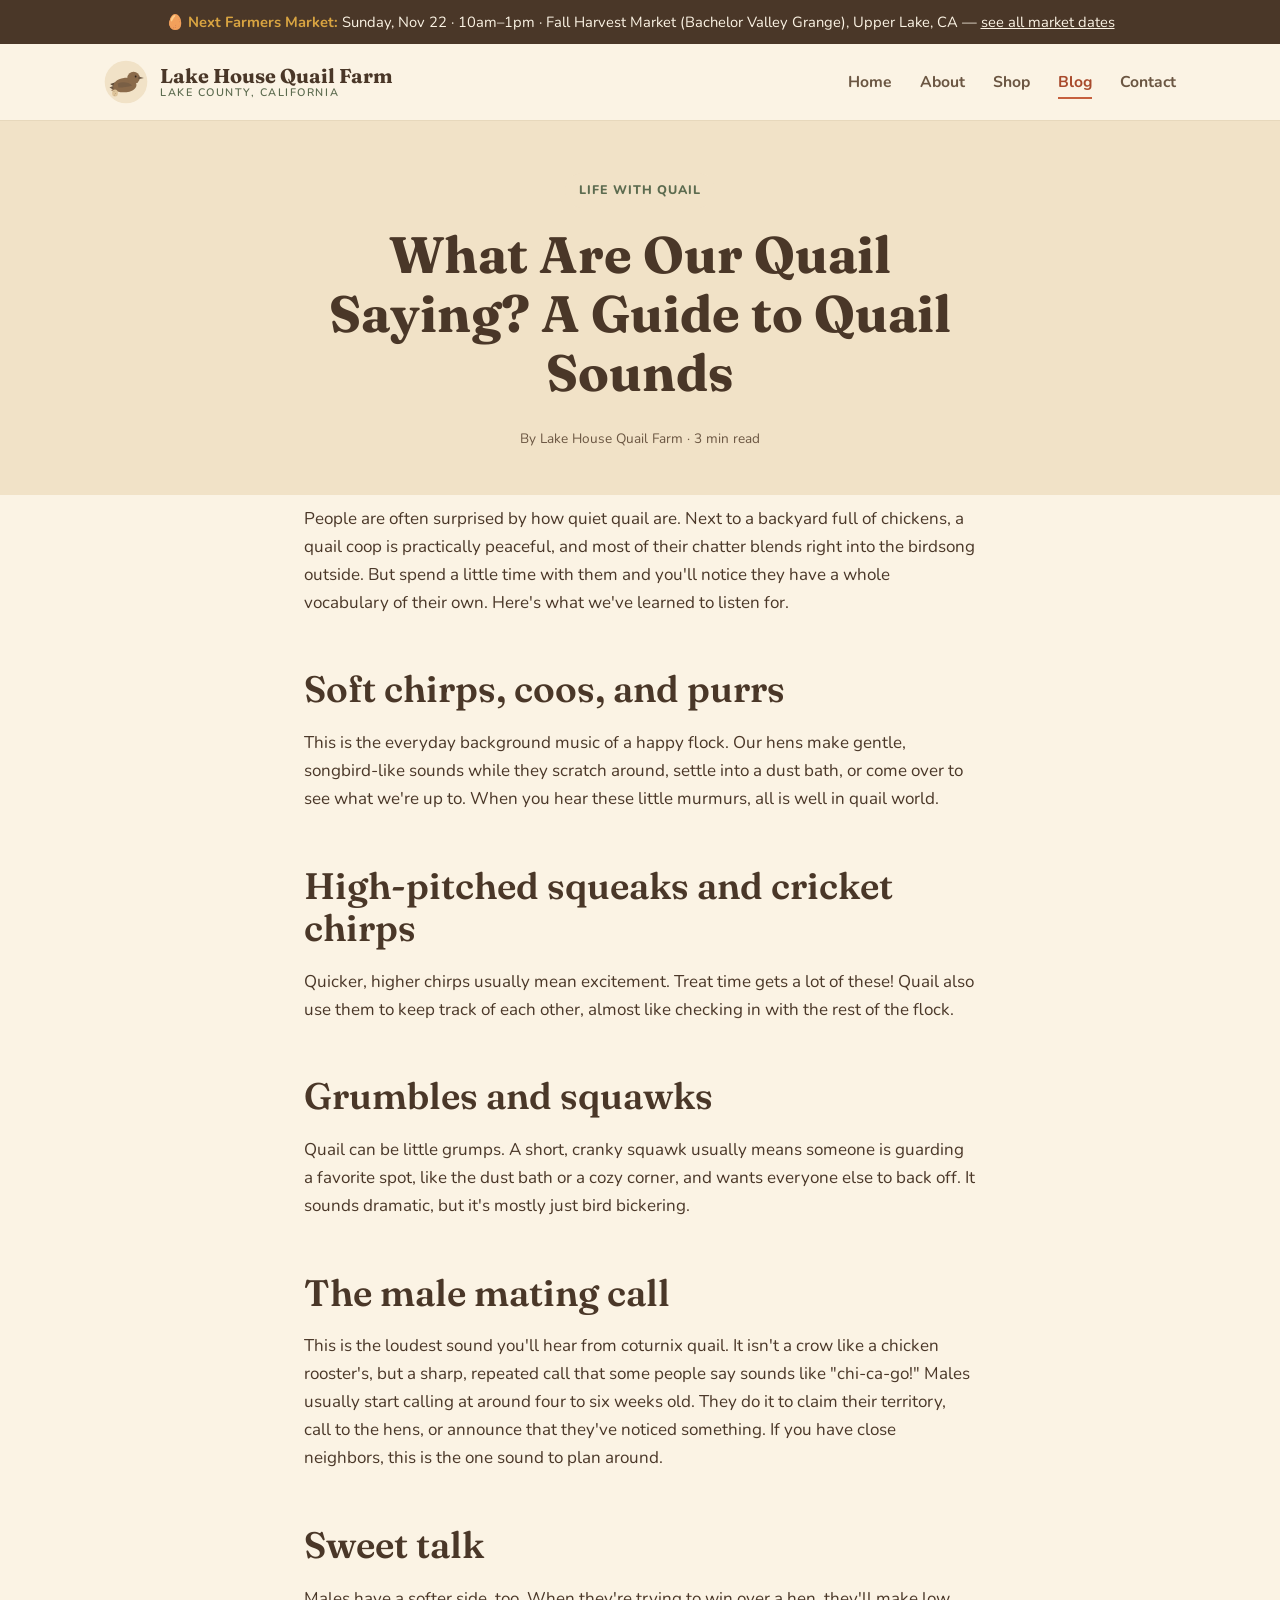
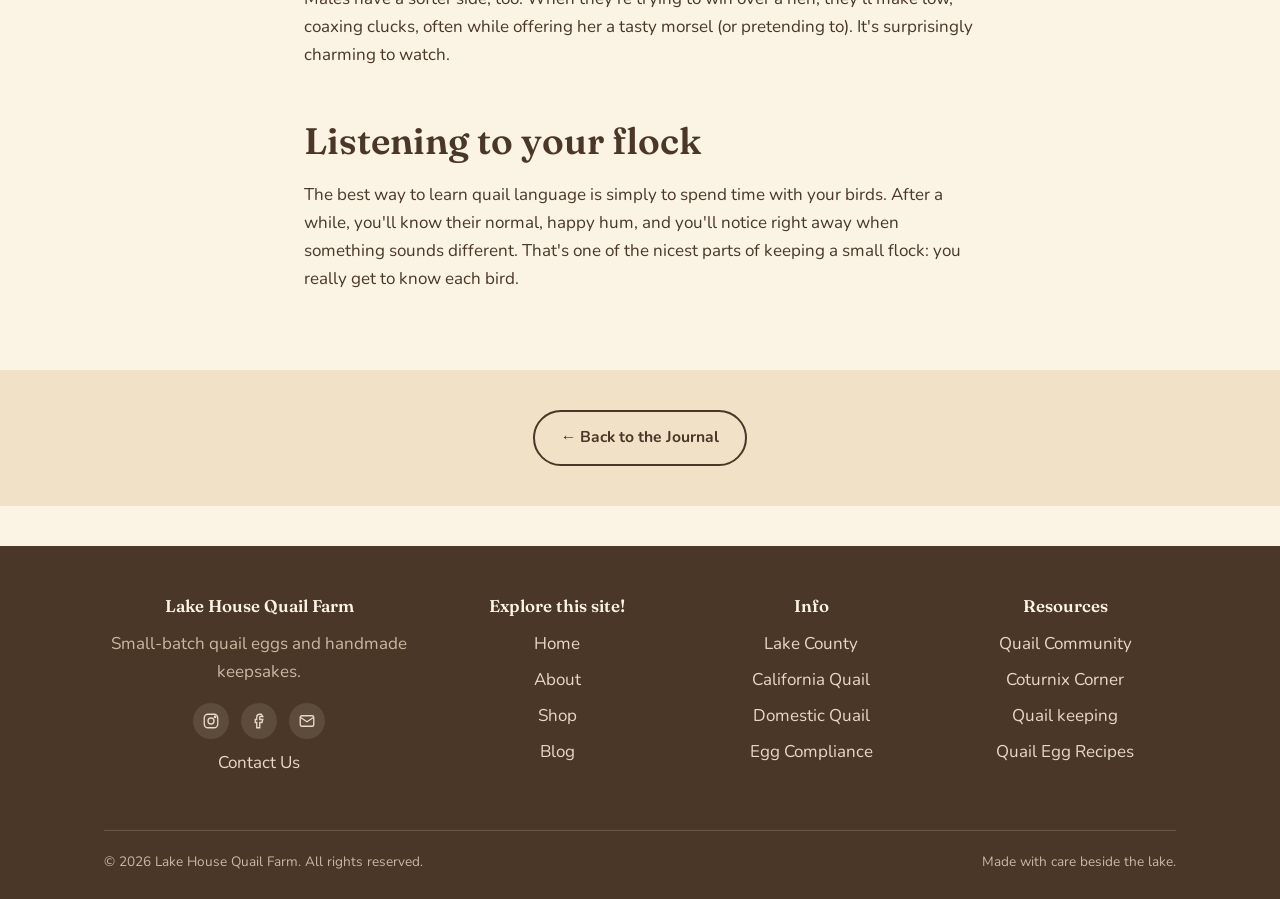
<file: blog-quail-sounds.html>
<!DOCTYPE html>
<html lang="en">
<head>
<meta charset="UTF-8">
<meta name="viewport" content="width=device-width, initial-scale=1.0">
<title>What Are Our Quail Saying? A Guide to Quail Sounds | Lake House Quail Farm Blog</title>
<meta name="description" content="Chirps, purrs, trills, and grumbles: a guide to the sounds coturnix quail make and what they mean, from Lake House Quail Farm in Lake County, California.">
<link rel="icon" href="data:image/svg+xml,<svg xmlns=%22http://www.w3.org/2000/svg%22 viewBox=%220 0 100 100%22><circle cx=%2250%22 cy=%2250%22 r=%2248%22 fill=%22%23C6603D%22/></svg>">
<link rel="stylesheet" href="css/style.css">
</head>
<body>

<div class="market-banner">
  🥚 <strong>Next Farmers Market:</strong> Sunday, Nov&nbsp;22 &middot; 10am&ndash;1pm &middot; Fall Harvest Market (Bachelor Valley Grange), Upper Lake, CA &mdash; <a href="contact.html">see all market dates</a>
</div>

<header class="site-header">
  <div class="nav-inner">
    <a href="index.html" class="brand">
      <svg class="logo-mark" viewBox="0 0 64 64" fill="none" xmlns="http://www.w3.org/2000/svg">
        <circle cx="32" cy="32" r="31" fill="#F1E2C7"/>
        <!-- tail -->
        <path d="M9 35 L21 31 L18 41 Z" fill="#5C4A38"/>
        <path d="M8 40 L20 35 L17 45 Z" fill="#6B5642"/>
        <path d="M10 44 L21 38 L19 47 Z" fill="#8A6A4A"/>
        <!-- body -->
        <path d="M14 42 C11 34 19 27 29 26 C38 25 45 29 47 35 C48 39 45 44 37 46 C28 48 18 47 14 42 Z" fill="#8A6A4A"/>
        <!-- wing -->
        <path d="M20 34 C27 31 36 32 41 37 C35 39 27 40 21 40 Z" fill="#6B5642" opacity="0.55"/>
        <!-- head -->
        <circle cx="43" cy="26" r="9" fill="#8A6A4A"/>
        <!-- beak -->
        <path d="M50 24 L58 26 L50 28 Z" fill="#6B5642"/>
        <!-- eye -->
        <circle cx="46" cy="24" r="1.3" fill="#2E2018"/>
        <!-- egg -->
        <ellipse cx="16" cy="48" rx="4.2" ry="5.2" fill="#DEC49A"/>
        <circle cx="14.5" cy="46" r="0.55" fill="#4A3728" opacity="0.5"/>
        <circle cx="17" cy="49" r="0.55" fill="#4A3728" opacity="0.5"/>
        <circle cx="15" cy="51" r="0.55" fill="#4A3728" opacity="0.5"/>
      </svg>
      <span class="brand-text">Lake House Quail Farm<small>Lake County, California</small></span>
    </a>
    <nav class="main-nav">
      <ul>
        <li><a href="index.html">Home</a></li>
        <li><a href="about.html">About</a></li>
        <li><a href="shop.html">Shop</a></li>
        <li><a href="blog.html" class="active">Blog</a></li>
        <li><a href="contact.html">Contact</a></li>
      </ul>
    </nav>
  </div>
</header>

<div class="page-header">
  <div class="wrap" style="max-width:720px;">
    <span class="eyebrow">Life With Quail</span>
    <h1>What Are Our Quail Saying? A Guide to Quail Sounds</h1>
    <p class="post-meta">By Lake House Quail Farm &middot; 3 min read</p>
  </div>
</div>

<article class="post-content">
  <p>People are often surprised by how quiet quail are. Next to a backyard full of chickens, a quail coop is practically peaceful, and most of their chatter blends right into the birdsong outside. But spend a little time with them and you'll notice they have a whole vocabulary of their own. Here's what we've learned to listen for.</p>

  <h2>Soft chirps, coos, and purrs</h2>
  <p>This is the everyday background music of a happy flock. Our hens make gentle, songbird-like sounds while they scratch around, settle into a dust bath, or come over to see what we're up to. When you hear these little murmurs, all is well in quail world.</p>

  <h2>High-pitched squeaks and cricket chirps</h2>
  <p>Quicker, higher chirps usually mean excitement. Treat time gets a lot of these! Quail also use them to keep track of each other, almost like checking in with the rest of the flock.</p>

  <h2>Grumbles and squawks</h2>
  <p>Quail can be little grumps. A short, cranky squawk usually means someone is guarding a favorite spot, like the dust bath or a cozy corner, and wants everyone else to back off. It sounds dramatic, but it's mostly just bird bickering.</p>

  <h2>The male mating call</h2>
  <p>This is the loudest sound you'll hear from coturnix quail. It isn't a crow like a chicken rooster's, but a sharp, repeated call that some people say sounds like "chi-ca-go!" Males usually start calling at around four to six weeks old. They do it to claim their territory, call to the hens, or announce that they've noticed something. If you have close neighbors, this is the one sound to plan around.</p>

  <h2>Sweet talk</h2>
  <p>Males have a softer side, too. When they're trying to win over a hen, they'll make low, coaxing clucks, often while offering her a tasty morsel (or pretending to). It's surprisingly charming to watch.</p>

  <h2>Listening to your flock</h2>
  <p>The best way to learn quail language is simply to spend time with your birds. After a while, you'll know their normal, happy hum, and you'll notice right away when something sounds different. That's one of the nicest parts of keeping a small flock: you really get to know each bird.</p>
</article>

<section class="bg-cream-dark tight">
  <div class="wrap center">
    <a href="blog.html" class="btn btn-outline">&larr; Back to the Journal</a>
  </div>
</section>

<footer class="site-footer">
  <div class="wrap">
    <div class="footer-grid">
      <div>
        <h4>Lake House Quail Farm</h4>
        <p style="color:#C9B9A0;">Small-batch quail eggs and handmade keepsakes.</p>
        <div class="social-row">
          <a href="https://www.instagram.com/lakehousequailfarm/" aria-label="Instagram" title="Instagram"><svg viewBox="0 0 24 24" fill="none" stroke="#E7D9C4" stroke-width="1.8"><rect x="3" y="3" width="18" height="18" rx="5"/><circle cx="12" cy="12" r="4"/><circle cx="17.5" cy="6.5" r="1"/></svg></a>
          <a href="https://www.facebook.com/search/top?q=lake%20house%20quail%20farm" aria-label="Facebook" title="Facebook"><svg viewBox="0 0 24 24" fill="none" stroke="#E7D9C4" stroke-width="1.8"><path d="M15 3h-2a4 4 0 00-4 4v3H7v4h2v7h4v-7h3l1-4h-4V7a1 1 0 011-1h3z"/></svg></a>
          <a href="mailto:lakehousequailfarm@gmail.com" aria-label="Email" title="Email"><svg viewBox="0 0 24 24" fill="none" stroke="#E7D9C4" stroke-width="1.8"><rect x="3" y="5" width="18" height="14" rx="2"/><path d="M3 7l9 6 9-6"/></svg></a>
        </div>
        <p style="margin-top:10px;"><a href="contact.html">Contact Us</a></p>
      </div>
      <div>
        <h4>Explore this site!</h4>
        <ul style="text-align:center;">
          <li><a href="index.html">Home</a></li>
          <li><a href="about.html">About</a></li>
          <li><a href="shop.html">Shop</a></li>
          <li><a href="blog.html">Blog</a></li>
        </ul>
      </div>
      <div>
        <h4>Info</h4>
        <ul style="text-align:center;">
          <li><a href="https://lakecounty.com/">Lake County</a></li>
          <li><a href="https://www.allaboutbirds.org/guide/California_Quail/overview">California Quail</a></li>
          <li><a href="https://www.themeateater.com/wild-and-whole/homesteading/a-guide-to-raising-quail">Domestic Quail</a></li>
          <li><a href="https://www.cdfa.ca.gov/AHFSS/mpes/esqm.html">Egg Compliance</a></li>
        </ul>
      </div>
      <div>
        <h4>Resources</h4>
        <ul style="text-align:center;">
          <li><a href="https://www.reddit.com/r/quails/">Quail Community</a></li>
          <li><a href="https://www.youtube.com/c/CoturnixCorner">Coturnix Corner</a></li>
          <li><a href="https://www.youtube.com/watch?v=nmTytJTMljg">Quail keeping</a></li>
          <li><a href="blog-more-quail-egg-recipes.html">Quail Egg Recipes</a></li>
        </ul>
      </div>
    </div>
    <div class="footer-bottom">
      <span>&copy; 2026 Lake House Quail Farm. All rights reserved.</span>
      <span>Made with care beside the lake.</span>
    </div>
  </div>
</footer>

</body>
</html>
</file>
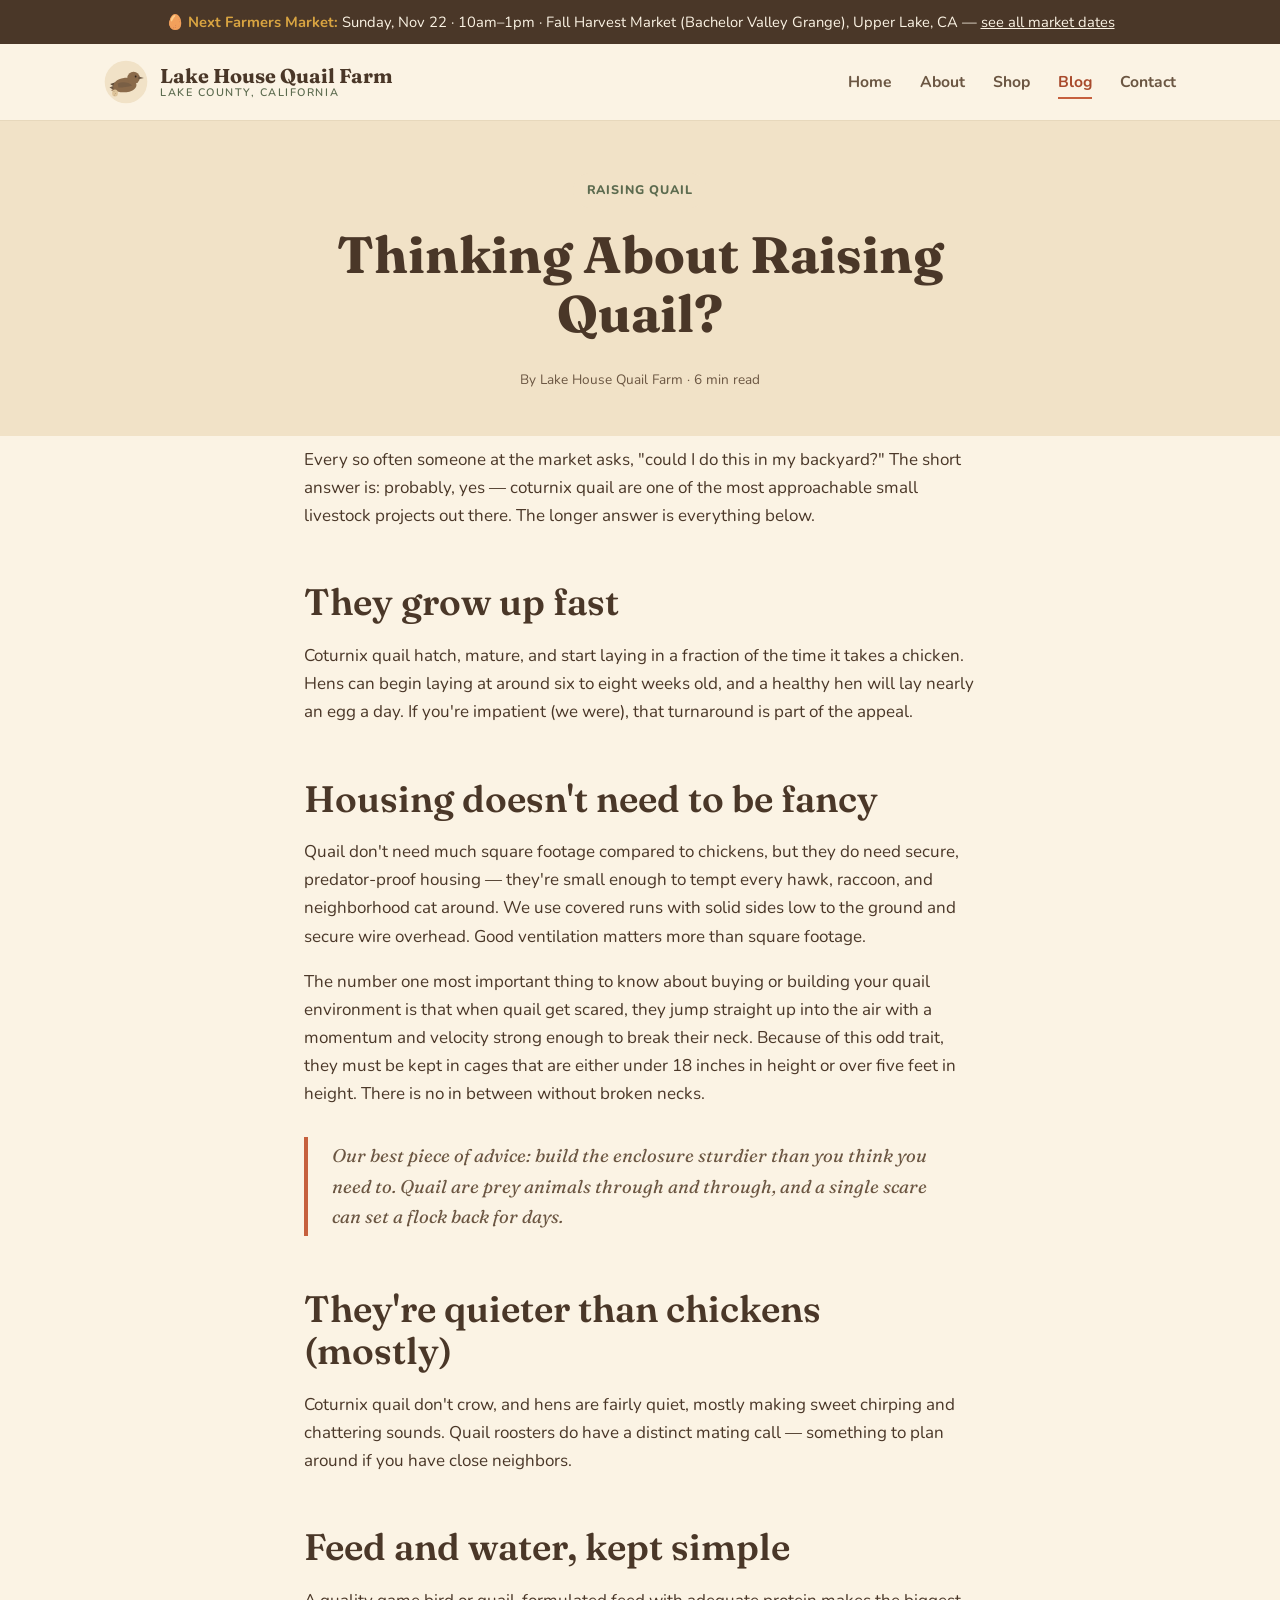
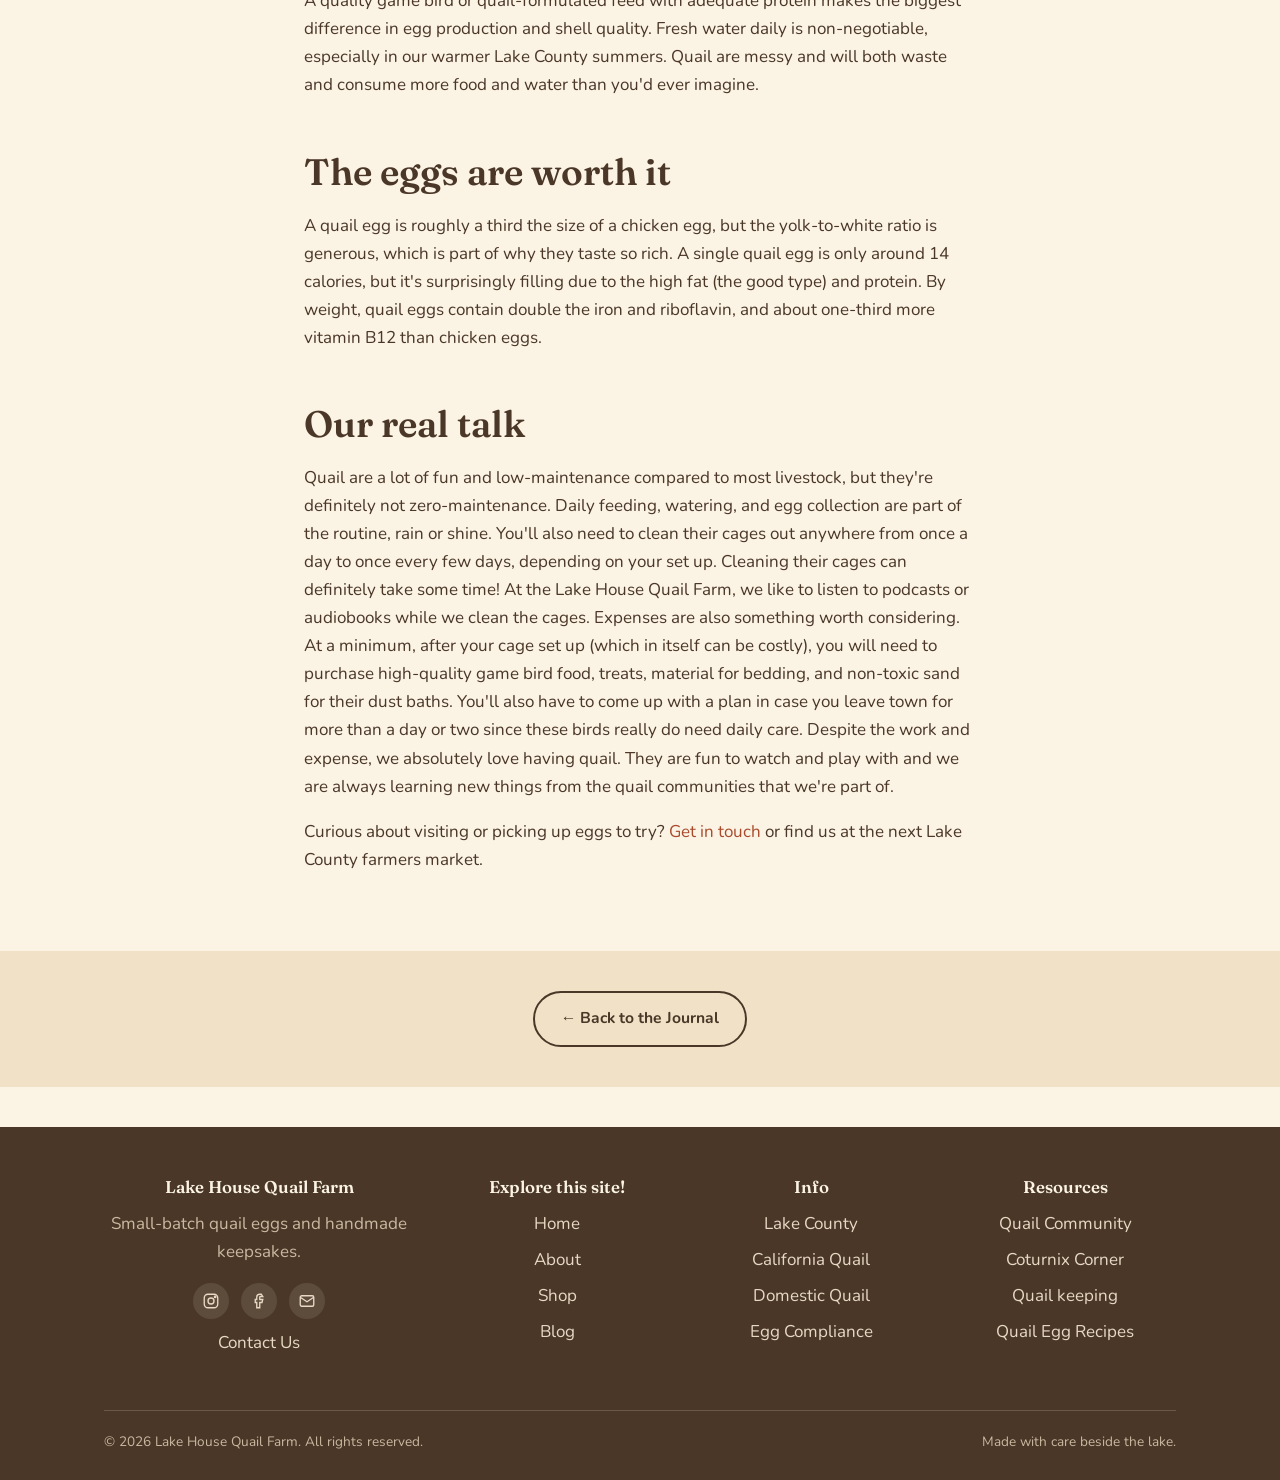
<file: blog-raising-quail.html>
<!DOCTYPE html>
<html lang="en">
<head>
<meta charset="UTF-8">
<meta name="viewport" content="width=device-width, initial-scale=1.0">
<title>Thinking About Raising Quail? | Lake House Quail Farm Blog</title>
<meta name="description" content="A beginner's honest guide to raising coturnix quail: housing, feed, noise level, and how fast they grow, from Lake House Quail Farm.">
<link rel="icon" href="data:image/svg+xml,<svg xmlns=%22http://www.w3.org/2000/svg%22 viewBox=%220 0 100 100%22><circle cx=%2250%22 cy=%2250%22 r=%2248%22 fill=%22%23C6603D%22/></svg>">
<link rel="stylesheet" href="css/style.css">
</head>
<body>

<div class="market-banner">
  🥚 <strong>Next Farmers Market:</strong> Sunday, Nov&nbsp;22 &middot; 10am&ndash;1pm &middot; Fall Harvest Market (Bachelor Valley Grange), Upper Lake, CA &mdash; <a href="contact.html">see all market dates</a>
</div>

<header class="site-header">
  <div class="nav-inner">
    <a href="index.html" class="brand">
      <svg class="logo-mark" viewBox="0 0 64 64" fill="none" xmlns="http://www.w3.org/2000/svg">
        <circle cx="32" cy="32" r="31" fill="#F1E2C7"/>
        <!-- tail -->
        <path d="M9 35 L21 31 L18 41 Z" fill="#5C4A38"/>
        <path d="M8 40 L20 35 L17 45 Z" fill="#6B5642"/>
        <path d="M10 44 L21 38 L19 47 Z" fill="#8A6A4A"/>
        <!-- body -->
        <path d="M14 42 C11 34 19 27 29 26 C38 25 45 29 47 35 C48 39 45 44 37 46 C28 48 18 47 14 42 Z" fill="#8A6A4A"/>
        <!-- wing -->
        <path d="M20 34 C27 31 36 32 41 37 C35 39 27 40 21 40 Z" fill="#6B5642" opacity="0.55"/>
        <!-- head -->
        <circle cx="43" cy="26" r="9" fill="#8A6A4A"/>
        <!-- beak -->
        <path d="M50 24 L58 26 L50 28 Z" fill="#6B5642"/>
        <!-- eye -->
        <circle cx="46" cy="24" r="1.3" fill="#2E2018"/>
        <!-- egg -->
        <ellipse cx="16" cy="48" rx="4.2" ry="5.2" fill="#DEC49A"/>
        <circle cx="14.5" cy="46" r="0.55" fill="#4A3728" opacity="0.5"/>
        <circle cx="17" cy="49" r="0.55" fill="#4A3728" opacity="0.5"/>
        <circle cx="15" cy="51" r="0.55" fill="#4A3728" opacity="0.5"/>
      </svg>
      <span class="brand-text">Lake House Quail Farm<small>Lake County, California</small></span>
    </a>
    <nav class="main-nav">
      <ul>
        <li><a href="index.html">Home</a></li>
        <li><a href="about.html">About</a></li>
        <li><a href="shop.html">Shop</a></li>
        <li><a href="blog.html" class="active">Blog</a></li>
        <li><a href="contact.html">Contact</a></li>
      </ul>
    </nav>
  </div>
</header>

<div class="page-header">
  <div class="wrap" style="max-width:720px;">
    <span class="eyebrow">Raising Quail</span>
    <h1>Thinking About Raising Quail?</h1>
    <p class="post-meta">By Lake House Quail Farm &middot; 6 min read</p>
  </div>
</div>

<article class="post-content">
  <p>Every so often someone at the market asks, "could I do this in my backyard?" The short answer is: probably, yes &mdash; coturnix quail are one of the most approachable small livestock projects out there. The longer answer is everything below.</p>

  <h2>They grow up fast</h2>
  <p>Coturnix quail hatch, mature, and start laying in a fraction of the time it takes a chicken. Hens can begin laying at around six to eight weeks old, and a healthy hen will lay nearly an egg a day. If you're impatient (we were), that turnaround is part of the appeal.</p>

  <h2>Housing doesn't need to be fancy</h2>
  <p>Quail don't need much square footage compared to chickens, but they do need secure, predator-proof housing &mdash; they're small enough to tempt every hawk, raccoon, and neighborhood cat around. We use covered runs with solid sides low to the ground and secure wire overhead. Good ventilation matters more than square footage.</p>

  <p>The number one most important thing to know about buying or building your quail environment is that when quail get scared, they jump straight up into the air with a momentum and velocity strong enough to break their neck. Because of this odd trait, they must be kept in cages that are either under 18 inches in height or over five feet in height. There is no in between without broken necks.</p>

  <blockquote>Our best piece of advice: build the enclosure sturdier than you think you need to. Quail are prey animals through and through, and a single scare can set a flock back for days.</blockquote>

  <h2>They're quieter than chickens (mostly)</h2>
  <p>Coturnix quail don't crow, and hens are fairly quiet, mostly making sweet chirping and chattering sounds. Quail roosters do have a distinct mating call &mdash; something to plan around if you have close neighbors.</p>

  <h2>Feed and water, kept simple</h2>
  <p>A quality game bird or quail-formulated feed with adequate protein makes the biggest difference in egg production and shell quality. Fresh water daily is non-negotiable, especially in our warmer Lake County summers. Quail are messy and will both waste and consume more food and water than you'd ever imagine.</p>

  <h2>The eggs are worth it</h2>
  <p>A quail egg is roughly a third the size of a chicken egg, but the yolk-to-white ratio is generous, which is part of why they taste so rich. A single quail egg is only around 14 calories, but it's surprisingly filling due to the high fat (the good type) and protein. By weight, quail eggs contain double the iron and riboflavin, and about one-third more vitamin B12 than chicken eggs.</p>

  <h2>Our real talk</h2>
  <p>Quail are a lot of fun and low-maintenance compared to most livestock, but they're definitely not zero-maintenance. Daily feeding, watering, and egg collection are part of the routine, rain or shine. You'll also need to clean their cages out anywhere from once a day to once every few days, depending on your set up. Cleaning their cages can definitely take some time! At the Lake House Quail Farm, we like to listen to podcasts or audiobooks while we clean the cages. Expenses are also something worth considering. At a minimum, after your cage set up (which in itself can be costly), you will need to purchase high-quality game bird food, treats, material for bedding, and non-toxic sand for their dust baths. You'll also have to come up with a plan in case you leave town for more than a day or two since these birds really do need daily care. Despite the work and expense, we absolutely love having quail. They are fun to watch and play with and we are always learning new things from the quail communities that we're part of.</p>

  <p>Curious about visiting or picking up eggs to try? <a href="contact.html">Get in touch</a> or find us at the next Lake County farmers market.</p>
</article>

<section class="bg-cream-dark tight">
  <div class="wrap center">
    <a href="blog.html" class="btn btn-outline">&larr; Back to the Journal</a>
  </div>
</section>

<footer class="site-footer">
  <div class="wrap">
    <div class="footer-grid">
      <div>
        <h4>Lake House Quail Farm</h4>
        <p style="color:#C9B9A0;">Small-batch quail eggs and handmade keepsakes.</p>
        <div class="social-row">
          <a href="https://www.instagram.com/lakehousequailfarm/" aria-label="Instagram" title="Instagram"><svg viewBox="0 0 24 24" fill="none" stroke="#E7D9C4" stroke-width="1.8"><rect x="3" y="3" width="18" height="18" rx="5"/><circle cx="12" cy="12" r="4"/><circle cx="17.5" cy="6.5" r="1"/></svg></a>
          <a href="https://www.facebook.com/search/top?q=lake%20house%20quail%20farm" aria-label="Facebook" title="Facebook"><svg viewBox="0 0 24 24" fill="none" stroke="#E7D9C4" stroke-width="1.8"><path d="M15 3h-2a4 4 0 00-4 4v3H7v4h2v7h4v-7h3l1-4h-4V7a1 1 0 011-1h3z"/></svg></a>
          <a href="mailto:lakehousequailfarm@gmail.com" aria-label="Email" title="Email"><svg viewBox="0 0 24 24" fill="none" stroke="#E7D9C4" stroke-width="1.8"><rect x="3" y="5" width="18" height="14" rx="2"/><path d="M3 7l9 6 9-6"/></svg></a>
        </div>
        <p style="margin-top:10px;"><a href="contact.html">Contact Us</a></p>
      </div>
      <div>
        <h4>Explore this site!</h4>
        <ul style="text-align:center;">
          <li><a href="index.html">Home</a></li>
          <li><a href="about.html">About</a></li>
          <li><a href="shop.html">Shop</a></li>
          <li><a href="blog.html">Blog</a></li>
        </ul>
      </div>
      <div>
        <h4>Info</h4>
        <ul style="text-align:center;">
          <li><a href="https://lakecounty.com/">Lake County</a></li>
          <li><a href="https://www.allaboutbirds.org/guide/California_Quail/overview">California Quail</a></li>
          <li><a href="https://www.themeateater.com/wild-and-whole/homesteading/a-guide-to-raising-quail">Domestic Quail</a></li>
          <li><a href="https://www.cdfa.ca.gov/AHFSS/mpes/esqm.html">Egg Compliance</a></li>
        </ul>
      </div>
      <div>
        <h4>Resources</h4>
        <ul style="text-align:center;">
          <li><a href="https://www.reddit.com/r/quails/">Quail Community</a></li>
          <li><a href="https://www.youtube.com/c/CoturnixCorner">Coturnix Corner</a></li>
          <li><a href="https://www.youtube.com/watch?v=nmTytJTMljg">Quail keeping</a></li>
          <li><a href="blog-more-quail-egg-recipes.html">Quail Egg Recipes</a></li>
        </ul>
      </div>
    </div>
    <div class="footer-bottom">
      <span>&copy; 2026 Lake House Quail Farm. All rights reserved.</span>
      <span>Made with care beside the lake.</span>
    </div>
  </div>
</footer>

</body>
</html>
</file>
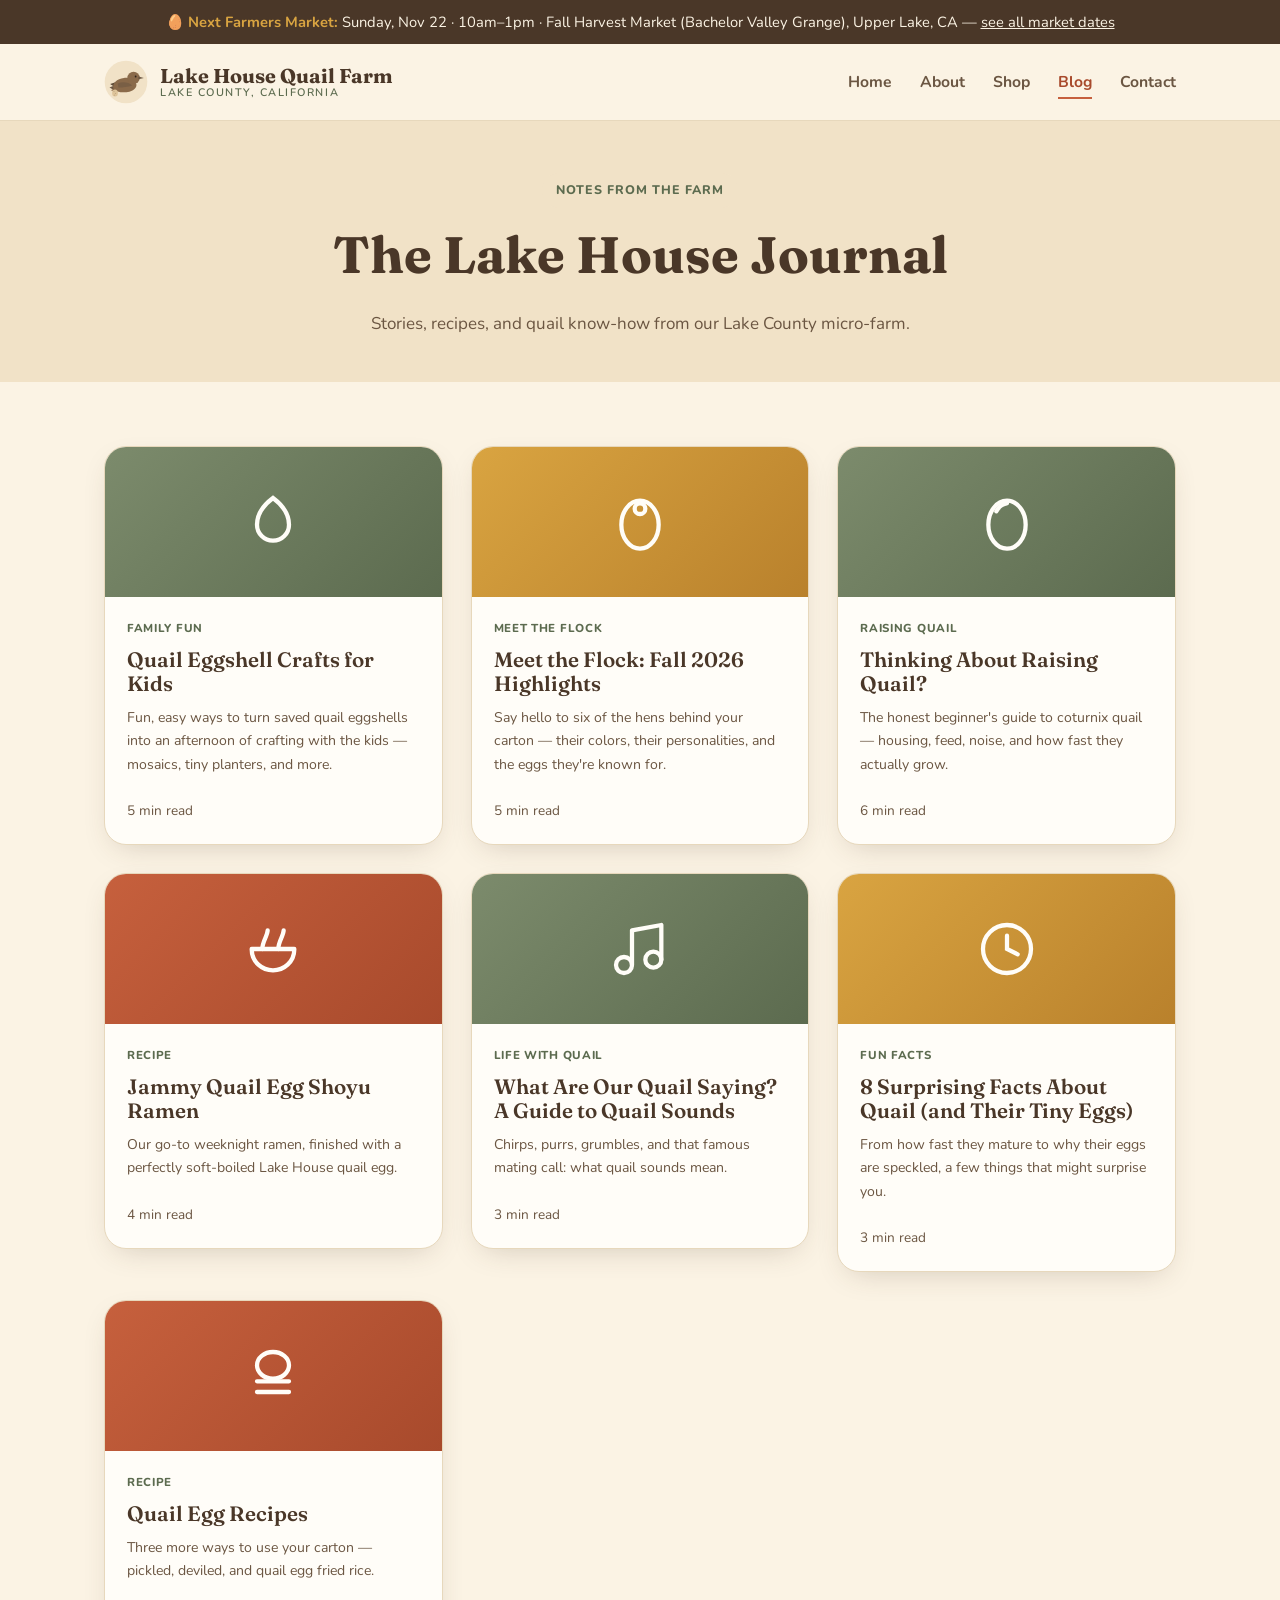
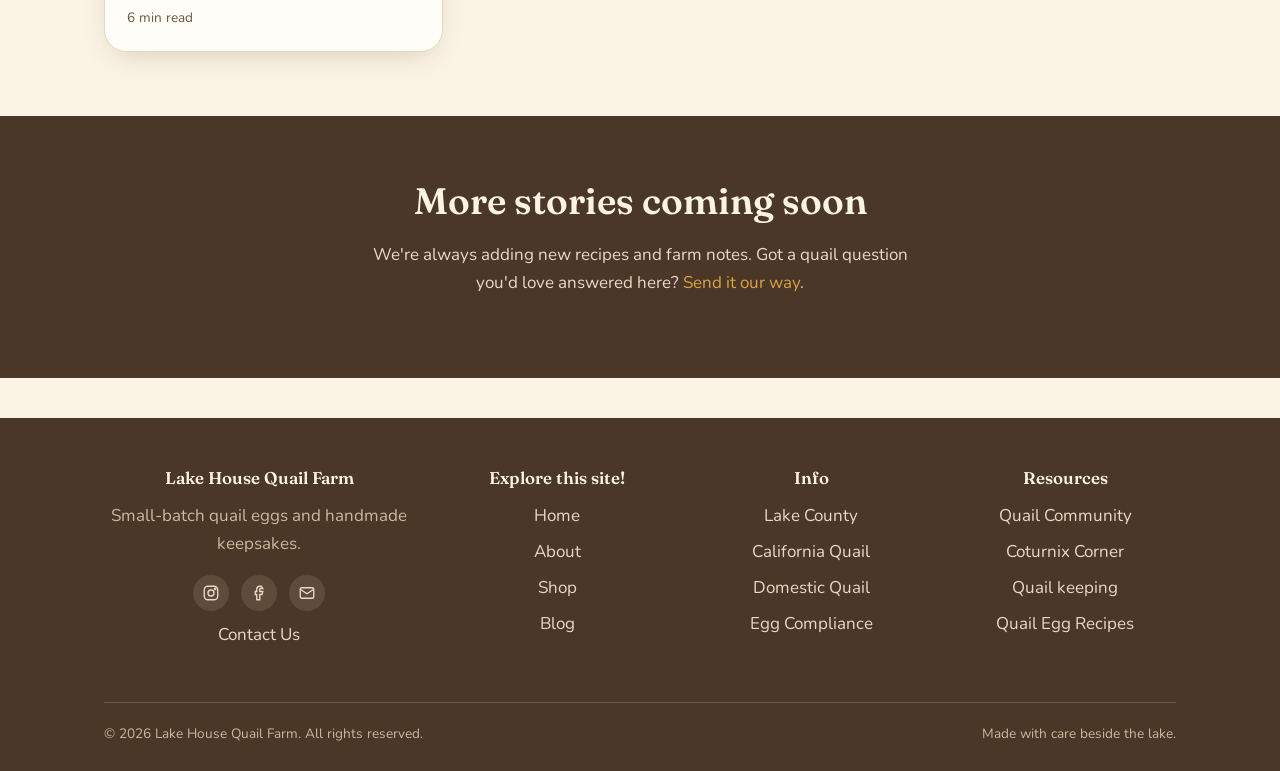
<file: blog.html>
<!DOCTYPE html>
<html lang="en">
<head>
<meta charset="UTF-8">
<meta name="viewport" content="width=device-width, initial-scale=1.0">
<title>Blog | Lake House Quail Farm</title>
<meta name="description" content="Notes from the farm: raising quail, quail egg recipes, and fun facts about quail from Lake House Quail Farm in Lake County, California.">
<link rel="icon" href="data:image/svg+xml,<svg xmlns=%22http://www.w3.org/2000/svg%22 viewBox=%220 0 100 100%22><circle cx=%2250%22 cy=%2250%22 r=%2248%22 fill=%22%23C6603D%22/></svg>">
<link rel="stylesheet" href="css/style.css">
</head>
<body>

<div class="market-banner">
  🥚 <strong>Next Farmers Market:</strong> Sunday, Nov&nbsp;22 &middot; 10am&ndash;1pm &middot; Fall Harvest Market (Bachelor Valley Grange), Upper Lake, CA &mdash; <a href="contact.html">see all market dates</a>
</div>

<header class="site-header">
  <div class="nav-inner">
    <a href="index.html" class="brand">
      <svg class="logo-mark" viewBox="0 0 64 64" fill="none" xmlns="http://www.w3.org/2000/svg">
        <circle cx="32" cy="32" r="31" fill="#F1E2C7"/>
        <!-- tail -->
        <path d="M9 35 L21 31 L18 41 Z" fill="#5C4A38"/>
        <path d="M8 40 L20 35 L17 45 Z" fill="#6B5642"/>
        <path d="M10 44 L21 38 L19 47 Z" fill="#8A6A4A"/>
        <!-- body -->
        <path d="M14 42 C11 34 19 27 29 26 C38 25 45 29 47 35 C48 39 45 44 37 46 C28 48 18 47 14 42 Z" fill="#8A6A4A"/>
        <!-- wing -->
        <path d="M20 34 C27 31 36 32 41 37 C35 39 27 40 21 40 Z" fill="#6B5642" opacity="0.55"/>
        <!-- head -->
        <circle cx="43" cy="26" r="9" fill="#8A6A4A"/>
        <!-- beak -->
        <path d="M50 24 L58 26 L50 28 Z" fill="#6B5642"/>
        <!-- eye -->
        <circle cx="46" cy="24" r="1.3" fill="#2E2018"/>
        <!-- egg -->
        <ellipse cx="16" cy="48" rx="4.2" ry="5.2" fill="#DEC49A"/>
        <circle cx="14.5" cy="46" r="0.55" fill="#4A3728" opacity="0.5"/>
        <circle cx="17" cy="49" r="0.55" fill="#4A3728" opacity="0.5"/>
        <circle cx="15" cy="51" r="0.55" fill="#4A3728" opacity="0.5"/>
      </svg>
      <span class="brand-text">Lake House Quail Farm<small>Lake County, California</small></span>
    </a>
    <nav class="main-nav">
      <ul>
        <li><a href="index.html">Home</a></li>
        <li><a href="about.html">About</a></li>
        <li><a href="shop.html">Shop</a></li>
        <li><a href="blog.html" class="active">Blog</a></li>
        <li><a href="contact.html">Contact</a></li>
      </ul>
    </nav>
  </div>
</header>

<div class="page-header">
  <div class="wrap">
    <span class="eyebrow">Notes From The Farm</span>
    <h1>The Lake House Journal</h1>
    <p>Stories, recipes, and quail know-how from our Lake County micro-farm.</p>
  </div>
</div>

<section>
  <div class="wrap">
    <div class="grid grid-3">

      <a href="blog-crafting-with-eggshells.html" style="text-decoration:none; color:inherit;">
        <div class="post-card">
          <div class="post-media">
            <svg viewBox="0 0 24 24" fill="none" stroke="#FFFDF8" stroke-width="1.6"><path d="M12 3c4 3 6 6.5 6 10a6 6 0 0 1-12 0c0-3.5 2-7 6-10z"/></svg>
          </div>
          <div class="post-body">
            <span class="post-tag">Family Fun</span>
            <h3 style="margin:0;">Quail Eggshell Crafts for Kids</h3>
            <p class="small" style="flex:1;">Fun, easy ways to turn saved quail eggshells into an afternoon of crafting with the kids &mdash; mosaics, tiny planters, and more.</p>
            <span class="post-meta">5 min read</span>
          </div>
        </div>
      </a>

      <a href="blog-meet-the-flock.html" style="text-decoration:none; color:inherit;">
        <div class="post-card">
          <div class="post-media gold">
            <svg viewBox="0 0 24 24" fill="none" stroke="#FFFDF8" stroke-width="1.6"><ellipse cx="12" cy="13" rx="7" ry="9"/><circle cx="12" cy="7" r="2"/></svg>
          </div>
          <div class="post-body">
            <span class="post-tag">Meet the Flock</span>
            <h3 style="margin:0;">Meet the Flock: Fall 2026 Highlights</h3>
            <p class="small" style="flex:1;">Say hello to six of the hens behind your carton &mdash; their colors, their personalities, and the eggs they're known for.</p>
            <span class="post-meta">5 min read</span>
          </div>
        </div>
      </a>

      <a href="blog-raising-quail.html" style="text-decoration:none; color:inherit;">
        <div class="post-card">
          <div class="post-media">
            <svg viewBox="0 0 24 24" fill="none" stroke="#FFFDF8" stroke-width="1.6"><ellipse cx="12" cy="13" rx="7" ry="9"/><path d="M8 8c1-2 3-3 4-3" stroke-linecap="round"/></svg>
          </div>
          <div class="post-body">
            <span class="post-tag">Raising Quail</span>
            <h3 style="margin:0;">Thinking About Raising Quail?</h3>
            <p class="small" style="flex:1;">The honest beginner's guide to coturnix quail &mdash; housing, feed, noise, and how fast they actually grow.</p>
            <span class="post-meta">6 min read</span>
          </div>
        </div>
      </a>

      <a href="blog-quail-egg-ramen.html" style="text-decoration:none; color:inherit;">
        <div class="post-card">
          <div class="post-media terra">
            <svg viewBox="0 0 24 24" fill="none" stroke="#FFFDF8" stroke-width="1.6"><path d="M4 12h16M4 12c0 5 4 8 8 8s8-3 8-8" stroke-linecap="round"/><path d="M8 12c0-3 2-5 2-7M14 12c0-3 2-5 2-7" stroke-linecap="round"/></svg>
          </div>
          <div class="post-body">
            <span class="post-tag">Recipe</span>
            <h3 style="margin:0;">Jammy Quail Egg Shoyu Ramen</h3>
            <p class="small" style="flex:1;">Our go-to weeknight ramen, finished with a perfectly soft-boiled Lake House quail egg.</p>
            <span class="post-meta">4 min read</span>
          </div>
        </div>
      </a>

      <a href="blog-quail-sounds.html" style="text-decoration:none; color:inherit;">
        <div class="post-card">
          <div class="post-media">
            <svg viewBox="0 0 24 24" fill="none" stroke="#FFFDF8" stroke-width="1.6" stroke-linecap="round" stroke-linejoin="round"><path d="M9 18V5l11-2v13"/><circle cx="6" cy="18" r="3"/><circle cx="17" cy="16" r="3"/></svg>
          </div>
          <div class="post-body">
            <span class="post-tag">Life With Quail</span>
            <h3 style="margin:0;">What Are Our Quail Saying? A Guide to Quail Sounds</h3>
            <p class="small" style="flex:1;">Chirps, purrs, grumbles, and that famous mating call: what quail sounds mean.</p>
            <span class="post-meta">3 min read</span>
          </div>
        </div>
      </a>

      <a href="blog-fun-facts.html" style="text-decoration:none; color:inherit;">
        <div class="post-card">
          <div class="post-media gold">
            <svg viewBox="0 0 24 24" fill="none" stroke="#FFFDF8" stroke-width="1.6"><circle cx="12" cy="12" r="9"/><path d="M12 7v5l4 2" stroke-linecap="round"/></svg>
          </div>
          <div class="post-body">
            <span class="post-tag">Fun Facts</span>
            <h3 style="margin:0;">8 Surprising Facts About Quail (and Their Tiny Eggs)</h3>
            <p class="small" style="flex:1;">From how fast they mature to why their eggs are speckled, a few things that might surprise you.</p>
            <span class="post-meta">3 min read</span>
          </div>
        </div>
      </a>

      <a href="blog-more-quail-egg-recipes.html" style="text-decoration:none; color:inherit;">
        <div class="post-card">
          <div class="post-media terra">
            <svg viewBox="0 0 24 24" fill="none" stroke="#FFFDF8" stroke-width="1.6"><ellipse cx="12" cy="8" rx="6" ry="5"/><path d="M6 14h12M6 18h12" stroke-linecap="round"/></svg>
          </div>
          <div class="post-body">
            <span class="post-tag">Recipe</span>
            <h3 style="margin:0;">Quail Egg Recipes</h3>
            <p class="small" style="flex:1;">Three more ways to use your carton &mdash; pickled, deviled, and quail egg fried rice.</p>
            <span class="post-meta">6 min read</span>
          </div>
        </div>
      </a>

    </div>
  </div>
</section>

<section class="bg-brown">
  <div class="wrap center" style="max-width:600px;">
    <h2>More stories coming soon</h2>
    <p>We're always adding new recipes and farm notes. Got a quail question you'd love answered here? <a href="contact.html" style="color:#D9A441;">Send it our way</a>.</p>
  </div>
</section>

<footer class="site-footer">
  <div class="wrap">
    <div class="footer-grid">
      <div>
        <h4>Lake House Quail Farm</h4>
        <p style="color:#C9B9A0;">Small-batch quail eggs and handmade keepsakes.</p>
        <div class="social-row">
          <a href="https://www.instagram.com/lakehousequailfarm/" aria-label="Instagram" title="Instagram"><svg viewBox="0 0 24 24" fill="none" stroke="#E7D9C4" stroke-width="1.8"><rect x="3" y="3" width="18" height="18" rx="5"/><circle cx="12" cy="12" r="4"/><circle cx="17.5" cy="6.5" r="1"/></svg></a>
          <a href="https://www.facebook.com/search/top?q=lake%20house%20quail%20farm" aria-label="Facebook" title="Facebook"><svg viewBox="0 0 24 24" fill="none" stroke="#E7D9C4" stroke-width="1.8"><path d="M15 3h-2a4 4 0 00-4 4v3H7v4h2v7h4v-7h3l1-4h-4V7a1 1 0 011-1h3z"/></svg></a>
          <a href="mailto:lakehousequailfarm@gmail.com" aria-label="Email" title="Email"><svg viewBox="0 0 24 24" fill="none" stroke="#E7D9C4" stroke-width="1.8"><rect x="3" y="5" width="18" height="14" rx="2"/><path d="M3 7l9 6 9-6"/></svg></a>
        </div>
        <p style="margin-top:10px;"><a href="contact.html">Contact Us</a></p>
      </div>
      <div>
        <h4>Explore this site!</h4>
        <ul style="text-align:center;">
          <li><a href="index.html">Home</a></li>
          <li><a href="about.html">About</a></li>
          <li><a href="shop.html">Shop</a></li>
          <li><a href="blog.html">Blog</a></li>
        </ul>
      </div>
      <div>
        <h4>Info</h4>
        <ul style="text-align:center;">
          <li><a href="https://lakecounty.com/">Lake County</a></li>
          <li><a href="https://www.allaboutbirds.org/guide/California_Quail/overview">California Quail</a></li>
          <li><a href="https://www.themeateater.com/wild-and-whole/homesteading/a-guide-to-raising-quail">Domestic Quail</a></li>
          <li><a href="https://www.cdfa.ca.gov/AHFSS/mpes/esqm.html">Egg Compliance</a></li>
        </ul>
      </div>
      <div>
        <h4>Resources</h4>
        <ul style="text-align:center;">
          <li><a href="https://www.reddit.com/r/quails/">Quail Community</a></li>
          <li><a href="https://www.youtube.com/c/CoturnixCorner">Coturnix Corner</a></li>
          <li><a href="https://www.youtube.com/watch?v=nmTytJTMljg">Quail keeping</a></li>
          <li><a href="blog-more-quail-egg-recipes.html">Quail Egg Recipes</a></li>
        </ul>
      </div>
    </div>
    <div class="footer-bottom">
      <span>&copy; 2026 Lake House Quail Farm. All rights reserved.</span>
      <span>Made with care beside the lake.</span>
    </div>
  </div>
</footer>

</body>
</html>
</file>
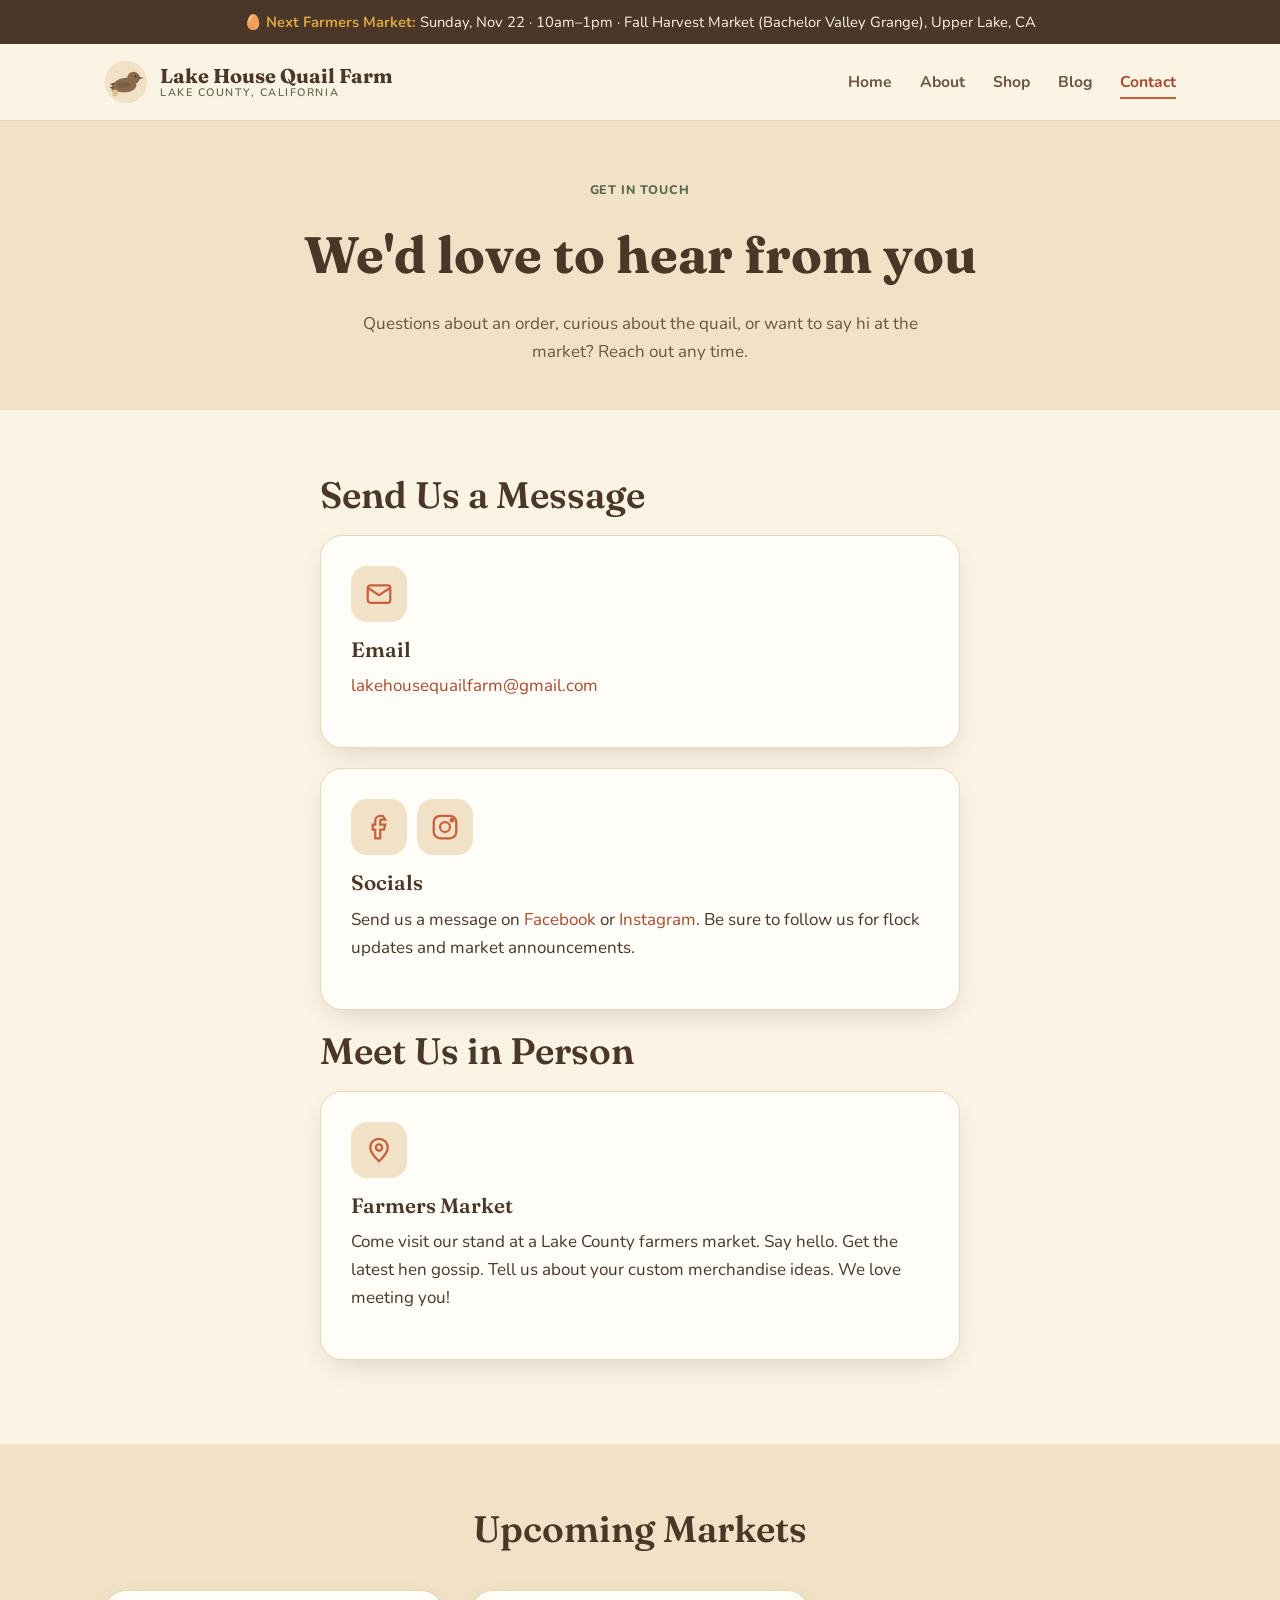
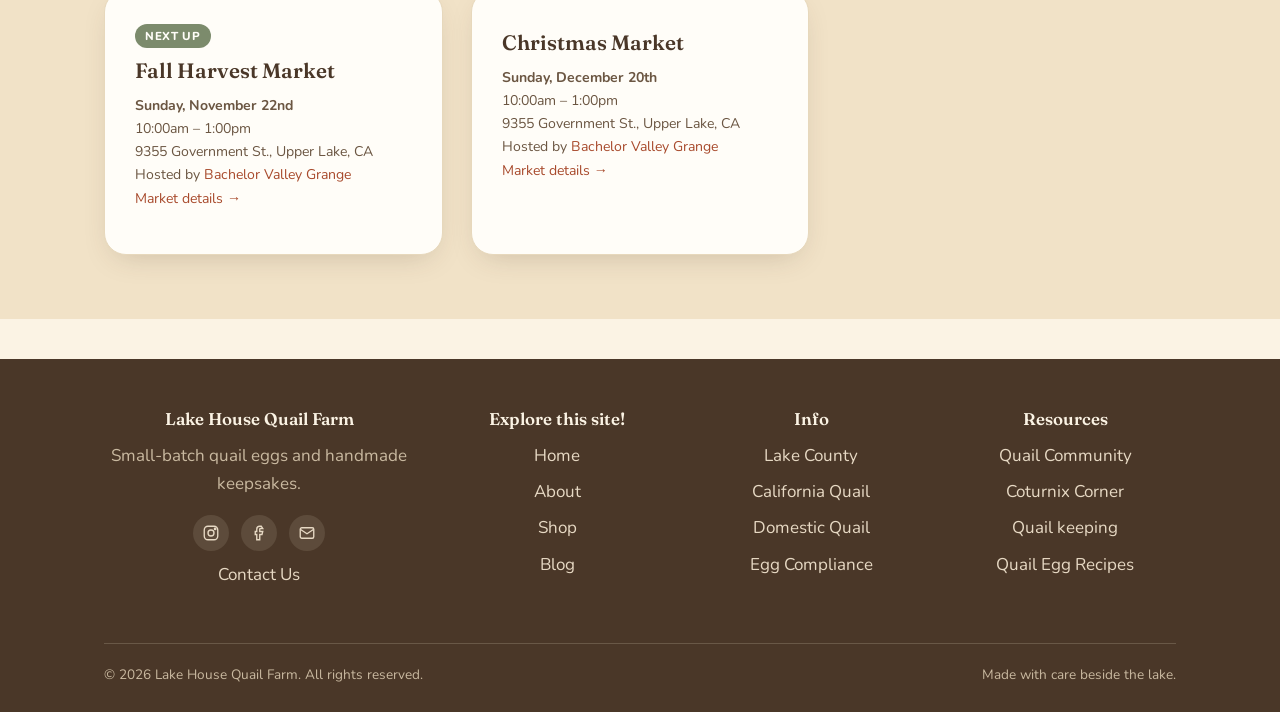
<file: contact.html>
<!DOCTYPE html>
<html lang="en">
<head>
<meta charset="UTF-8">
<meta name="viewport" content="width=device-width, initial-scale=1.0">
<title>Contact &amp; Farmers Markets | Lake House Quail Farm</title>
<meta name="description" content="Get in touch with Lake House Quail Farm, find our next Lake County farmers market date, and place an order.">
<link rel="icon" href="data:image/svg+xml,<svg xmlns=%22http://www.w3.org/2000/svg%22 viewBox=%220 0 100 100%22><circle cx=%2250%22 cy=%2250%22 r=%2248%22 fill=%22%23C6603D%22/></svg>">
<link rel="stylesheet" href="css/style.css">
</head>
<body>

<div class="market-banner">
  🥚 <strong>Next Farmers Market:</strong> Sunday, Nov&nbsp;22 &middot; 10am&ndash;1pm &middot; Fall Harvest Market (Bachelor Valley Grange), Upper Lake, CA
</div>

<header class="site-header">
  <div class="nav-inner">
    <a href="index.html" class="brand">
      <svg class="logo-mark" viewBox="0 0 64 64" fill="none" xmlns="http://www.w3.org/2000/svg">
        <circle cx="32" cy="32" r="31" fill="#F1E2C7"/>
        <!-- tail -->
        <path d="M9 35 L21 31 L18 41 Z" fill="#5C4A38"/>
        <path d="M8 40 L20 35 L17 45 Z" fill="#6B5642"/>
        <path d="M10 44 L21 38 L19 47 Z" fill="#8A6A4A"/>
        <!-- body -->
        <path d="M14 42 C11 34 19 27 29 26 C38 25 45 29 47 35 C48 39 45 44 37 46 C28 48 18 47 14 42 Z" fill="#8A6A4A"/>
        <!-- wing -->
        <path d="M20 34 C27 31 36 32 41 37 C35 39 27 40 21 40 Z" fill="#6B5642" opacity="0.55"/>
        <!-- head -->
        <circle cx="43" cy="26" r="9" fill="#8A6A4A"/>
        <!-- beak -->
        <path d="M50 24 L58 26 L50 28 Z" fill="#6B5642"/>
        <!-- eye -->
        <circle cx="46" cy="24" r="1.3" fill="#2E2018"/>
        <!-- egg -->
        <ellipse cx="16" cy="48" rx="4.2" ry="5.2" fill="#DEC49A"/>
        <circle cx="14.5" cy="46" r="0.55" fill="#4A3728" opacity="0.5"/>
        <circle cx="17" cy="49" r="0.55" fill="#4A3728" opacity="0.5"/>
        <circle cx="15" cy="51" r="0.55" fill="#4A3728" opacity="0.5"/>
      </svg>
      <span class="brand-text">Lake House Quail Farm<small>Lake County, California</small></span>
    </a>
    <nav class="main-nav">
      <ul>
        <li><a href="index.html">Home</a></li>
        <li><a href="about.html">About</a></li>
        <li><a href="shop.html">Shop</a></li>
        <li><a href="blog.html">Blog</a></li>
        <li><a href="contact.html" class="active">Contact</a></li>
      </ul>
    </nav>
  </div>
</header>

<div class="page-header">
  <div class="wrap">
    <span class="eyebrow">Get In Touch</span>
    <h1>We'd love to hear from you</h1>
    <p>Questions about an order, curious about the quail, or want to say hi at the market? Reach out any time.</p>
  </div>
</div>

<section>
  <div class="wrap">
    <div style="max-width:640px; margin:0 auto;">

      <div>
        <h2>Send Us a Message</h2>
        <div class="card" style="margin-bottom:20px;">
          <div class="icon-wrap"><svg viewBox="0 0 24 24" fill="none" stroke="#C6603D" stroke-width="1.8"><rect x="3" y="5" width="18" height="14" rx="2"/><path d="M3 7l9 6 9-6"/></svg></div>
          <h3>Email</h3>
          <p><a href="mailto:lakehousequailfarm@gmail.com">lakehousequailfarm@gmail.com</a></p>
        </div>
        <div class="card" style="margin-bottom:20px;">
          <div style="display:flex; gap:10px; margin-bottom:16px;">
            <a href="https://www.facebook.com/search/top?q=lake%20house%20quail%20farm" aria-label="Facebook" title="Facebook" class="icon-wrap" style="margin-bottom:0;"><svg viewBox="0 0 24 24" fill="none" stroke="#C6603D" stroke-width="1.8"><path d="M15 3h-2a4 4 0 00-4 4v3H7v4h2v7h4v-7h3l1-4h-4V7a1 1 0 011-1h3z"/></svg></a>
            <a href="https://www.instagram.com/lakehousequailfarm/" aria-label="Instagram" title="Instagram" class="icon-wrap" style="margin-bottom:0;"><svg viewBox="0 0 24 24" fill="none" stroke="#C6603D" stroke-width="1.8"><rect x="3" y="3" width="18" height="18" rx="5"/><circle cx="12" cy="12" r="4"/><circle cx="17.5" cy="6.5" r="1"/></svg></a>
          </div>
          <h3>Socials</h3>
          <p>Send us a message on <a href="https://www.facebook.com/search/top?q=lake%20house%20quail%20farm">Facebook</a> or <a href="https://www.instagram.com/lakehousequailfarm/">Instagram</a>. Be sure to follow us for flock updates and market announcements.</p>
        </div>
      </div>

      <div>
        <h2>Meet Us in Person</h2>
        <div class="card" style="margin-bottom:20px;">
          <div class="icon-wrap"><svg viewBox="0 0 24 24" fill="none" stroke="#C6603D" stroke-width="1.8"><path d="M12 21s-7-6.2-7-11a7 7 0 0114 0c0 4.8-7 11-7 11z"/><circle cx="12" cy="10" r="2.5"/></svg></div>
          <h3>Farmers Market</h3>
          <p>Come visit our stand at a Lake County farmers market. Say hello. Get the latest hen gossip. Tell us about your custom merchandise ideas. We love meeting you!</p>
        </div>
      </div>

    </div>
  </div>
</section>

<section class="bg-cream-dark">
  <div class="wrap">
    <div class="section-head">
      <h2>Upcoming Markets</h2>
    </div>
    <div class="grid grid-3">
      <div class="card">
        <span class="badge">Next Up</span>
        <h3 style="margin-top:10px;">Fall Harvest Market</h3>
        <p class="small"><strong>Sunday, November 22nd</strong><br>10:00am &ndash; 1:00pm<br>9355 Government St., Upper Lake, CA<br>Hosted by <a href="https://www.bachelorvalleygrange.org/">Bachelor Valley Grange</a><br><a href="https://www.bachelorvalleygrange.org/farmers-market">Market details &rarr;</a></p>
      </div>
      <div class="card">
        <h3 style="margin-top:10px;">Christmas Market</h3>
        <p class="small"><strong>Sunday, December 20th</strong><br>10:00am &ndash; 1:00pm<br>9355 Government St., Upper Lake, CA<br>Hosted by <a href="https://www.bachelorvalleygrange.org/">Bachelor Valley Grange</a><br><a href="https://www.bachelorvalleygrange.org/farmers-market">Market details &rarr;</a></p>
      </div>
    </div>
  </div>
</section>

<footer class="site-footer">
  <div class="wrap">
    <div class="footer-grid">
      <div>
        <h4>Lake House Quail Farm</h4>
        <p style="color:#C9B9A0;">Small-batch quail eggs and handmade keepsakes.</p>
        <div class="social-row">
          <a href="https://www.instagram.com/lakehousequailfarm/" aria-label="Instagram" title="Instagram"><svg viewBox="0 0 24 24" fill="none" stroke="#E7D9C4" stroke-width="1.8"><rect x="3" y="3" width="18" height="18" rx="5"/><circle cx="12" cy="12" r="4"/><circle cx="17.5" cy="6.5" r="1"/></svg></a>
          <a href="https://www.facebook.com/search/top?q=lake%20house%20quail%20farm" aria-label="Facebook" title="Facebook"><svg viewBox="0 0 24 24" fill="none" stroke="#E7D9C4" stroke-width="1.8"><path d="M15 3h-2a4 4 0 00-4 4v3H7v4h2v7h4v-7h3l1-4h-4V7a1 1 0 011-1h3z"/></svg></a>
          <a href="mailto:lakehousequailfarm@gmail.com" aria-label="Email" title="Email"><svg viewBox="0 0 24 24" fill="none" stroke="#E7D9C4" stroke-width="1.8"><rect x="3" y="5" width="18" height="14" rx="2"/><path d="M3 7l9 6 9-6"/></svg></a>
        </div>
        <p style="margin-top:10px;"><a href="contact.html">Contact Us</a></p>
      </div>
      <div>
        <h4>Explore this site!</h4>
        <ul style="text-align:center;">
          <li><a href="index.html">Home</a></li>
          <li><a href="about.html">About</a></li>
          <li><a href="shop.html">Shop</a></li>
          <li><a href="blog.html">Blog</a></li>
        </ul>
      </div>
      <div>
        <h4>Info</h4>
        <ul style="text-align:center;">
          <li><a href="https://lakecounty.com/">Lake County</a></li>
          <li><a href="https://www.allaboutbirds.org/guide/California_Quail/overview">California Quail</a></li>
          <li><a href="https://www.themeateater.com/wild-and-whole/homesteading/a-guide-to-raising-quail">Domestic Quail</a></li>
          <li><a href="https://www.cdfa.ca.gov/AHFSS/mpes/esqm.html">Egg Compliance</a></li>
        </ul>
      </div>
      <div>
        <h4>Resources</h4>
        <ul style="text-align:center;">
          <li><a href="https://www.reddit.com/r/quails/">Quail Community</a></li>
          <li><a href="https://www.youtube.com/c/CoturnixCorner">Coturnix Corner</a></li>
          <li><a href="https://www.youtube.com/watch?v=nmTytJTMljg">Quail keeping</a></li>
          <li><a href="blog-more-quail-egg-recipes.html">Quail Egg Recipes</a></li>
        </ul>
      </div>
    </div>
    <div class="footer-bottom">
      <span>&copy; 2026 Lake House Quail Farm. All rights reserved.</span>
      <span>Made with care beside the lake.</span>
    </div>
  </div>
</footer>

</body>
</html>
</file>
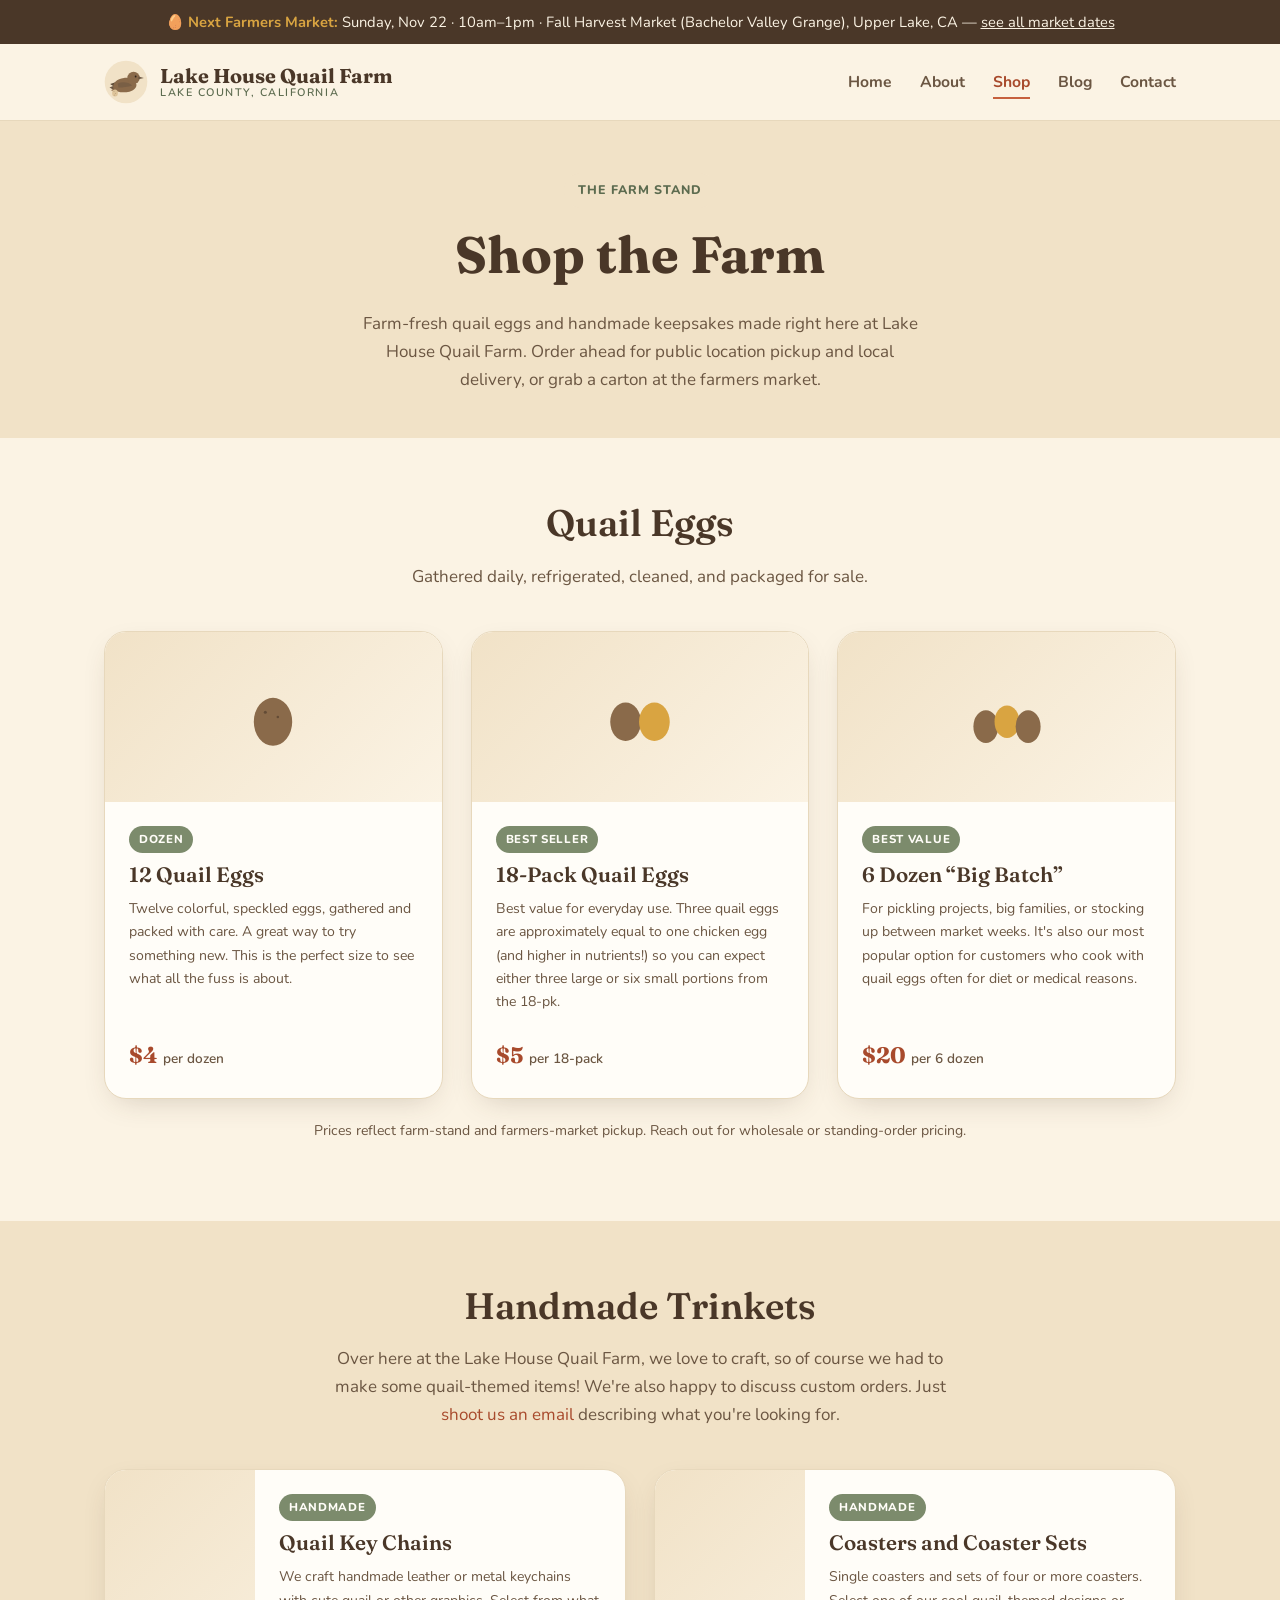
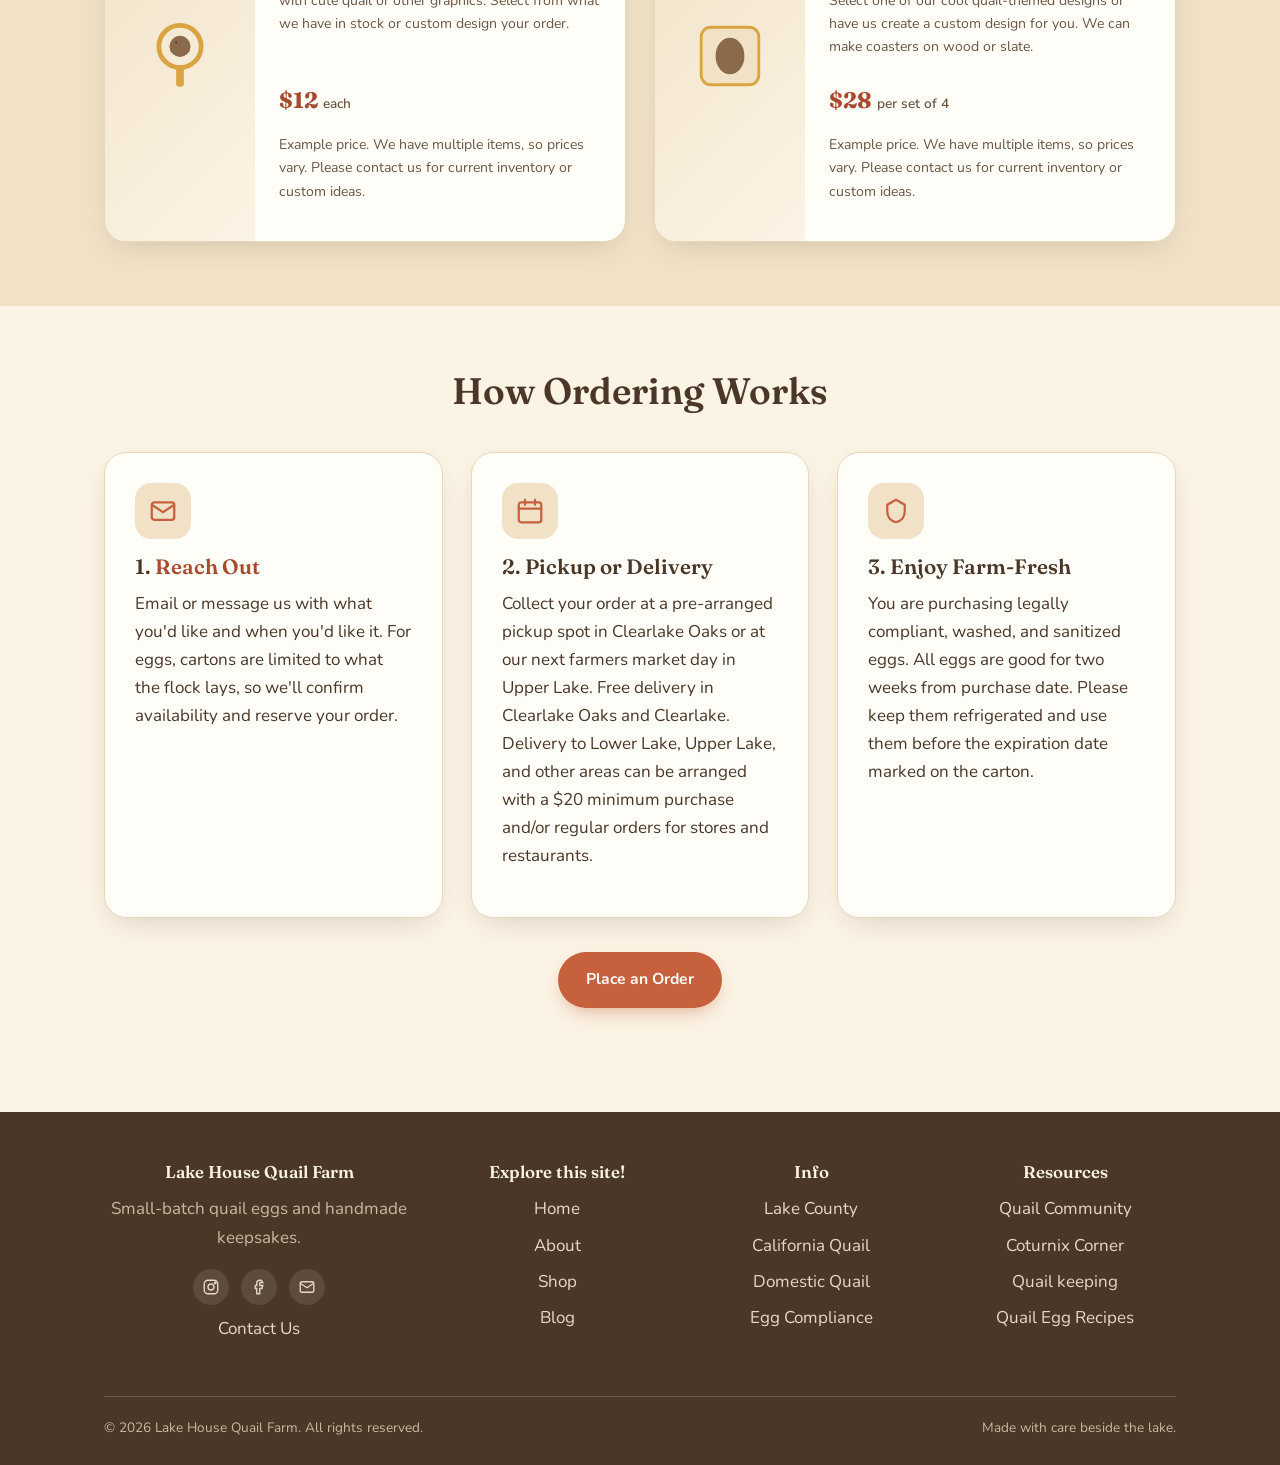
<file: shop.html>
<!DOCTYPE html>
<html lang="en">
<head>
<meta charset="UTF-8">
<meta name="viewport" content="width=device-width, initial-scale=1.0">
<title>Shop | Lake House Quail Farm</title>
<meta name="description" content="Order farm-fresh quail eggs and handmade quail-egg keychains and coasters from Lake House Quail Farm in Lake County, California.">
<link rel="icon" href="data:image/svg+xml,<svg xmlns=%22http://www.w3.org/2000/svg%22 viewBox=%220 0 100 100%22><circle cx=%2250%22 cy=%2250%22 r=%2248%22 fill=%22%23C6603D%22/></svg>">
<link rel="stylesheet" href="css/style.css">
</head>
<body>

<div class="market-banner">
  🥚 <strong>Next Farmers Market:</strong> Sunday, Nov&nbsp;22 &middot; 10am&ndash;1pm &middot; Fall Harvest Market (Bachelor Valley Grange), Upper Lake, CA &mdash; <a href="contact.html">see all market dates</a>
</div>

<header class="site-header">
  <div class="nav-inner">
    <a href="index.html" class="brand">
      <svg class="logo-mark" viewBox="0 0 64 64" fill="none" xmlns="http://www.w3.org/2000/svg">
        <circle cx="32" cy="32" r="31" fill="#F1E2C7"/>
        <!-- tail -->
        <path d="M9 35 L21 31 L18 41 Z" fill="#5C4A38"/>
        <path d="M8 40 L20 35 L17 45 Z" fill="#6B5642"/>
        <path d="M10 44 L21 38 L19 47 Z" fill="#8A6A4A"/>
        <!-- body -->
        <path d="M14 42 C11 34 19 27 29 26 C38 25 45 29 47 35 C48 39 45 44 37 46 C28 48 18 47 14 42 Z" fill="#8A6A4A"/>
        <!-- wing -->
        <path d="M20 34 C27 31 36 32 41 37 C35 39 27 40 21 40 Z" fill="#6B5642" opacity="0.55"/>
        <!-- head -->
        <circle cx="43" cy="26" r="9" fill="#8A6A4A"/>
        <!-- beak -->
        <path d="M50 24 L58 26 L50 28 Z" fill="#6B5642"/>
        <!-- eye -->
        <circle cx="46" cy="24" r="1.3" fill="#2E2018"/>
        <!-- egg -->
        <ellipse cx="16" cy="48" rx="4.2" ry="5.2" fill="#DEC49A"/>
        <circle cx="14.5" cy="46" r="0.55" fill="#4A3728" opacity="0.5"/>
        <circle cx="17" cy="49" r="0.55" fill="#4A3728" opacity="0.5"/>
        <circle cx="15" cy="51" r="0.55" fill="#4A3728" opacity="0.5"/>
      </svg>
      <span class="brand-text">Lake House Quail Farm<small>Lake County, California</small></span>
    </a>
    <nav class="main-nav">
      <ul>
        <li><a href="index.html">Home</a></li>
        <li><a href="about.html">About</a></li>
        <li><a href="shop.html" class="active">Shop</a></li>
        <li><a href="blog.html">Blog</a></li>
        <li><a href="contact.html">Contact</a></li>
      </ul>
    </nav>
  </div>
</header>

<div class="page-header">
  <div class="wrap">
    <span class="eyebrow">The Farm Stand</span>
    <h1>Shop the Farm</h1>
    <p>Farm-fresh quail eggs and handmade keepsakes made right here at Lake House Quail Farm. Order ahead for public location pickup and local delivery, or grab a carton at the farmers market.</p>
  </div>
</div>

<section>
  <div class="wrap">
    <div class="section-head">
      <h2>Quail Eggs</h2>
      <p>Gathered daily, refrigerated, cleaned, and packaged for sale.</p>
    </div>
    <div class="grid grid-3">
      <div class="product-card">
        <div class="product-media">
          <svg viewBox="0 0 100 100"><ellipse cx="50" cy="55" rx="20" ry="25" fill="#8A6A4A"/><circle cx="42" cy="45" r="1.6" fill="#4A3728" opacity="0.6"/><circle cx="55" cy="50" r="1.3" fill="#4A3728" opacity="0.6"/></svg>
        </div>
        <div class="product-body">
          <span class="badge">Dozen</span>
          <h3 style="margin:0;">12 Quail Eggs</h3>
          <p class="small" style="flex:1;">Twelve colorful, speckled eggs, gathered and packed with care. A great way to try something new. This is the perfect size to see what all the fuss is about.</p>
          <div class="price">$4 <small>per dozen</small></div>
        </div>
      </div>
      <div class="product-card">
        <div class="product-media">
          <svg viewBox="0 0 100 100"><ellipse cx="35" cy="55" rx="16" ry="20" fill="#8A6A4A"/><ellipse cx="65" cy="55" rx="16" ry="20" fill="#D9A441"/></svg>
        </div>
        <div class="product-body">
          <span class="badge">Best Seller</span>
          <h3 style="margin:0;">18-Pack Quail Eggs</h3>
          <p class="small" style="flex:1;">Best value for everyday use. Three quail eggs are approximately equal to one chicken egg (and higher in nutrients!) so you can expect either three large or six small portions from the 18-pk.</p>
          <div class="price">$5 <small>per 18-pack</small></div>
        </div>
      </div>
      <div class="product-card">
        <div class="product-media">
          <svg viewBox="0 0 100 100"><ellipse cx="28" cy="60" rx="13" ry="17" fill="#8A6A4A"/><ellipse cx="50" cy="55" rx="13" ry="17" fill="#D9A441"/><ellipse cx="72" cy="60" rx="13" ry="17" fill="#8A6A4A"/></svg>
        </div>
        <div class="product-body">
          <span class="badge">Best Value</span>
          <h3 style="margin:0;">6 Dozen &ldquo;Big Batch&rdquo;</h3>
          <p class="small" style="flex:1;">For pickling projects, big families, or stocking up between market weeks. It's also our most popular option for customers who cook with quail eggs often for diet or medical reasons.</p>
          <div class="price">$20 <small>per 6 dozen</small></div>
        </div>
      </div>
    </div>
    <p class="small center" style="margin-top:20px;">Prices reflect farm-stand and farmers-market pickup. Reach out for wholesale or standing-order pricing.</p>
  </div>
</section>

<section class="bg-cream-dark">
  <div class="wrap">
    <div class="section-head">
      <h2>Handmade Trinkets</h2>
      <p>Over here at the Lake House Quail Farm, we love to craft, so of course we had to make some quail-themed items! We're also happy to discuss custom orders. Just <a href="mailto:lakehousequailfarm@gmail.com">shoot us an email</a> describing what you're looking for.</p>
    </div>
    <div class="grid grid-2">
      <div class="product-card" style="flex-direction:row; align-items:stretch;">
        <div class="product-media" style="height:auto; width:150px; flex:none;">
          <svg viewBox="0 0 100 100" width="90"><circle cx="50" cy="40" r="22" fill="none" stroke="#D9A441" stroke-width="5"/><rect x="46" y="62" width="8" height="20" rx="3" fill="#D9A441"/><circle cx="50" cy="40" r="11" fill="#8A6A4A"/><circle cx="46" cy="36" r="1" fill="#4A3728"/></svg>
        </div>
        <div class="product-body">
          <span class="badge">Handmade</span>
          <h3 style="margin:0;">Quail Key Chains</h3>
          <p class="small" style="flex:1;">We craft handmade leather or metal keychains with cute quail or other graphics. Select from what we have in stock or custom design your order.</p>
          <div class="price">$12 <small>each</small></div>
          <p class="small" style="margin-top:4px;">Example price. We have multiple items, so prices vary. Please contact us for current inventory or custom ideas.</p>
        </div>
      </div>
      <div class="product-card" style="flex-direction:row; align-items:stretch;">
        <div class="product-media" style="height:auto; width:150px; flex:none;">
          <svg viewBox="0 0 100 100" width="90"><rect x="20" y="20" width="60" height="60" rx="10" fill="#F1E2C7" stroke="#D9A441" stroke-width="3"/><ellipse cx="50" cy="50" rx="15" ry="19" fill="#8A6A4A"/></svg>
        </div>
        <div class="product-body">
          <span class="badge">Handmade</span>
          <h3 style="margin:0;">Coasters and Coaster Sets</h3>
          <p class="small" style="flex:1;">Single coasters and sets of four or more coasters. Select one of our cool quail-themed designs or have us create a custom design for you. We can make coasters on wood or slate.</p>
          <div class="price">$28 <small>per set of 4</small></div>
          <p class="small" style="margin-top:4px;">Example price. We have multiple items, so prices vary. Please contact us for current inventory or custom ideas.</p>
        </div>
      </div>
    </div>
  </div>
</section>

<section>
  <div class="wrap">
    <div class="section-head">
      <h2>How Ordering Works</h2>
    </div>
    <div class="grid grid-3">
      <div class="card">
        <div class="icon-wrap"><svg viewBox="0 0 24 24" fill="none" stroke="#C6603D" stroke-width="1.8"><rect x="3" y="5" width="18" height="14" rx="2"/><path d="M3 7l9 6 9-6"/></svg></div>
        <h3>1. <a href="mailto:lakehousequailfarm@gmail.com">Reach Out</a></h3>
        <p>Email or message us with what you'd like and when you'd like it. For eggs, cartons are limited to what the flock lays, so we'll confirm availability and reserve your order.</p>
      </div>
      <div class="card">
        <div class="icon-wrap"><svg viewBox="0 0 24 24" fill="none" stroke="#C6603D" stroke-width="1.8"><rect x="3" y="5" width="18" height="16" rx="2"/><path d="M3 10h18M8 3v4M16 3v4" stroke-linecap="round"/></svg></div>
        <h3>2. Pickup or Delivery</h3>
        <p>Collect your order at a pre-arranged pickup spot in Clearlake Oaks or at our next farmers market day in Upper Lake. Free delivery in Clearlake Oaks and Clearlake. Delivery to Lower Lake, Upper Lake, and other areas can be arranged with a $20 minimum purchase and/or regular orders for stores and restaurants.</p>
      </div>
      <div class="card">
        <div class="icon-wrap"><svg viewBox="0 0 24 24" fill="none" stroke="#C6603D" stroke-width="1.8"><path d="M12 3l7 4v5c0 5-3 8-7 9-4-1-7-4-7-9V7l7-4z"/></svg></div>
        <h3>3. Enjoy Farm-Fresh</h3>
        <p>You are purchasing legally compliant, washed, and sanitized eggs. All eggs are good for two weeks from purchase date. Please keep them refrigerated and use them before the expiration date marked on the carton.</p>
      </div>
    </div>
    <div class="center" style="margin-top:34px;">
      <a href="contact.html" class="btn btn-primary">Place an Order</a>
    </div>
  </div>
</section>

<footer class="site-footer">
  <div class="wrap">
    <div class="footer-grid">
      <div>
        <h4>Lake House Quail Farm</h4>
        <p style="color:#C9B9A0;">Small-batch quail eggs and handmade keepsakes.</p>
        <div class="social-row">
          <a href="https://www.instagram.com/lakehousequailfarm/" aria-label="Instagram" title="Instagram"><svg viewBox="0 0 24 24" fill="none" stroke="#E7D9C4" stroke-width="1.8"><rect x="3" y="3" width="18" height="18" rx="5"/><circle cx="12" cy="12" r="4"/><circle cx="17.5" cy="6.5" r="1"/></svg></a>
          <a href="https://www.facebook.com/search/top?q=lake%20house%20quail%20farm" aria-label="Facebook" title="Facebook"><svg viewBox="0 0 24 24" fill="none" stroke="#E7D9C4" stroke-width="1.8"><path d="M15 3h-2a4 4 0 00-4 4v3H7v4h2v7h4v-7h3l1-4h-4V7a1 1 0 011-1h3z"/></svg></a>
          <a href="mailto:lakehousequailfarm@gmail.com" aria-label="Email" title="Email"><svg viewBox="0 0 24 24" fill="none" stroke="#E7D9C4" stroke-width="1.8"><rect x="3" y="5" width="18" height="14" rx="2"/><path d="M3 7l9 6 9-6"/></svg></a>
        </div>
        <p style="margin-top:10px;"><a href="contact.html">Contact Us</a></p>
      </div>
      <div>
        <h4>Explore this site!</h4>
        <ul style="text-align:center;">
          <li><a href="index.html">Home</a></li>
          <li><a href="about.html">About</a></li>
          <li><a href="shop.html">Shop</a></li>
          <li><a href="blog.html">Blog</a></li>
        </ul>
      </div>
      <div>
        <h4>Info</h4>
        <ul style="text-align:center;">
          <li><a href="https://lakecounty.com/">Lake County</a></li>
          <li><a href="https://www.allaboutbirds.org/guide/California_Quail/overview">California Quail</a></li>
          <li><a href="https://www.themeateater.com/wild-and-whole/homesteading/a-guide-to-raising-quail">Domestic Quail</a></li>
          <li><a href="https://www.cdfa.ca.gov/AHFSS/mpes/esqm.html">Egg Compliance</a></li>
        </ul>
      </div>
      <div>
        <h4>Resources</h4>
        <ul style="text-align:center;">
          <li><a href="https://www.reddit.com/r/quails/">Quail Community</a></li>
          <li><a href="https://www.youtube.com/c/CoturnixCorner">Coturnix Corner</a></li>
          <li><a href="https://www.youtube.com/watch?v=nmTytJTMljg">Quail keeping</a></li>
          <li><a href="blog-more-quail-egg-recipes.html">Quail Egg Recipes</a></li>
        </ul>
      </div>
    </div>
    <div class="footer-bottom">
      <span>&copy; 2026 Lake House Quail Farm. All rights reserved.</span>
      <span>Made with care beside the lake.</span>
    </div>
  </div>
</footer>

</body>
</html>
</file>
<file: css/style.css>
/* =========================================================
   Lake House Quail Farm — shared stylesheet
   Warm & friendly farmhouse theme
   ========================================================= */

@import url('https://fonts.googleapis.com/css2?family=Fraunces:ital,opsz,wght@0,9..144,400;0,9..144,500;0,9..144,600;0,9..144,700;1,9..144,500&family=Nunito:wght@400;500;600;700;800&display=swap');

:root{
  --cream:        #FBF3E4;
  --cream-dark:   #F1E2C7;
  --paper:        #FFFDF8;
  --terracotta:   #C6603D;
  --terracotta-dk:#A84A2C;
  --sage:         #7C8B6C;
  --sage-dk:      #5C6B4F;
  --gold:         #D9A441;
  --brown:        #4A3728;
  --brown-soft:   #6B5642;
  --line:         #E7D8BC;
  --shadow:       0 10px 30px -12px rgba(74,55,40,0.25);
  --radius-lg:    22px;
  --radius-md:    14px;
  --radius-sm:    8px;
}

*, *::before, *::after{ box-sizing: border-box; }

html{ scroll-behavior: smooth; }

body{
  margin:0;
  background:var(--cream);
  color:var(--brown);
  font-family:'Nunito', -apple-system, BlinkMacSystemFont, 'Segoe UI', sans-serif;
  font-size:17px;
  line-height:1.65;
  -webkit-font-smoothing:antialiased;
}

h1,h2,h3,h4{
  font-family:'Fraunces', Georgia, serif;
  color:var(--brown);
  line-height:1.15;
  margin:0 0 0.5em;
  font-weight:600;
  font-variation-settings: 'opsz' 24;
}

h1{ font-size:clamp(2.1rem, 4vw, 3.4rem); font-weight:700; }
h2{ font-size:clamp(1.6rem, 3vw, 2.3rem); }
h3{ font-size:1.3rem; }

p{ margin:0 0 1em; }

a{ color:var(--terracotta-dk); text-decoration:none; }
a:hover{ text-decoration:underline; }

img, svg{ max-width:100%; display:block; }

.wrap{
  max-width:1120px;
  margin:0 auto;
  padding:0 24px;
}

/* ---------- Buttons ---------- */
.btn{
  display:inline-flex;
  align-items:center;
  gap:8px;
  padding:13px 26px;
  border-radius:999px;
  font-family:'Nunito', sans-serif;
  font-weight:700;
  font-size:0.98rem;
  border:2px solid transparent;
  cursor:pointer;
  transition:transform .15s ease, box-shadow .15s ease, background .15s ease, color .15s ease;
}
.btn:hover{ text-decoration:none; transform:translateY(-2px); }

.btn-primary{
  background:var(--terracotta);
  color:var(--paper);
  box-shadow:0 8px 20px -8px rgba(198,96,61,0.6);
}
.btn-primary:hover{ background:var(--terracotta-dk); }

.btn-outline{
  background:transparent;
  border-color:var(--brown);
  color:var(--brown);
}
.btn-outline:hover{ background:var(--brown); color:var(--paper); }

.btn-sage{
  background:var(--sage);
  color:var(--paper);
  box-shadow:0 8px 20px -8px rgba(92,107,79,0.55);
}
.btn-sage:hover{ background:var(--sage-dk); }

/* ---------- Top banner (farmers market) ---------- */
.market-banner{
  background:var(--brown);
  color:var(--cream);
  font-size:0.92rem;
  text-align:center;
  padding:10px 16px;
}
.market-banner strong{ color:var(--gold); }
.market-banner a{ color:var(--cream); text-decoration:underline; }

/* ---------- Header / Nav ---------- */
header.site-header{
  background:var(--cream);
  border-bottom:1px solid var(--line);
  position:sticky;
  top:0;
  z-index:50;
}
.nav-inner{
  display:flex;
  align-items:center;
  justify-content:space-between;
  padding:16px 24px;
  max-width:1120px;
  margin:0 auto;
}
.brand{
  display:flex;
  align-items:center;
  gap:12px;
  font-family:'Fraunces', serif;
  font-weight:700;
  font-size:1.25rem;
  color:var(--brown);
}
.brand:hover{ text-decoration:none; }
.brand .logo-mark{ width:44px; height:44px; flex:none; }
.brand .brand-text{ display:flex; flex-direction:column; line-height:1.1; }
.brand .brand-text small{
  font-family:'Nunito', sans-serif;
  font-weight:600;
  font-size:0.68rem;
  letter-spacing:.14em;
  text-transform:uppercase;
  color:var(--sage-dk);
}

nav.main-nav ul{
  list-style:none;
  display:flex;
  gap:28px;
  margin:0;
  padding:0;
}
nav.main-nav a{
  color:var(--brown-soft);
  font-weight:700;
  font-size:0.98rem;
  padding-bottom:4px;
  border-bottom:2px solid transparent;
}
nav.main-nav a:hover, nav.main-nav a.active{
  color:var(--terracotta-dk);
  border-bottom-color:var(--terracotta);
  text-decoration:none;
}

.nav-toggle{ display:none; }

@media (max-width: 760px){
  .nav-inner{ flex-wrap:wrap; gap:10px; }
  nav.main-nav ul{ gap:16px; flex-wrap:wrap; justify-content:center; width:100%; }
}

/* ---------- Hero ---------- */
.hero{
  position:relative;
  overflow:hidden;
  background:linear-gradient(180deg, #FDF6EA 0%, var(--cream) 60%);
}
.hero-inner{
  max-width:1120px;
  margin:0 auto;
  padding:64px 24px 40px;
  display:grid;
  grid-template-columns:1.1fr 0.9fr;
  gap:40px;
  align-items:center;
}
@media (max-width: 860px){
  .hero-inner{ grid-template-columns:1fr; padding-top:36px; }
}
.eyebrow{
  display:inline-flex;
  align-items:center;
  gap:8px;
  background:var(--cream-dark);
  color:var(--sage-dk);
  font-weight:800;
  font-size:0.78rem;
  letter-spacing:.08em;
  text-transform:uppercase;
  padding:7px 14px;
  border-radius:999px;
  margin-bottom:18px;
}
.hero p.lead{ font-size:1.15rem; color:var(--brown-soft); max-width:46ch; }
.hero-cta{ display:flex; gap:14px; flex-wrap:wrap; margin-top:26px; }
.hero-art{ position:relative; }

/* ---------- Sections ---------- */
section{ padding:64px 0; }
section.tight{ padding:40px 0; }
.section-head{ max-width:640px; margin:0 auto 40px; text-align:center; }
.section-head p{ color:var(--brown-soft); }

.bg-cream-dark{ background:var(--cream-dark); }
.bg-brown{ background:var(--brown); color:var(--cream); }
.bg-brown h2, .bg-brown h3{ color:var(--cream); }
.bg-brown p{ color:#E7D9C4; }
.bg-sage{ background:var(--sage); color:var(--paper); }
.bg-sage h2{ color:var(--paper); }

/* ---------- Cards / grids ---------- */
.grid{ display:grid; gap:28px; }
.grid-3{ grid-template-columns:repeat(3, 1fr); }
.grid-2{ grid-template-columns:repeat(2, 1fr); }
@media (max-width: 860px){
  .grid-3{ grid-template-columns:1fr 1fr; }
  .grid-2{ grid-template-columns:1fr; }
}
@media (max-width: 600px){
  .grid-3{ grid-template-columns:1fr; }
}

.card{
  background:var(--paper);
  border:1px solid var(--line);
  border-radius:var(--radius-lg);
  padding:30px;
  box-shadow:var(--shadow);
}
.card .icon-wrap{
  width:56px; height:56px;
  border-radius:16px;
  background:var(--cream-dark);
  display:flex; align-items:center; justify-content:center;
  margin-bottom:16px;
}
.card .icon-wrap svg{ width:30px; height:30px; }

/* ---------- Speckled divider ---------- */
.speckle-divider{
  height:34px;
  background-image: radial-gradient(circle, var(--terracotta) 3px, transparent 3.5px),
                     radial-gradient(circle, var(--sage) 2.5px, transparent 3px),
                     radial-gradient(circle, var(--gold) 2px, transparent 2.5px);
  background-size: 70px 34px, 54px 34px, 40px 34px;
  background-position: 0 6px, 20px 20px, 45px 4px;
  background-repeat:repeat-x;
  opacity:0.55;
}

/* ---------- Market callout ---------- */
.market-callout{
  display:flex;
  align-items:center;
  gap:22px;
  background:var(--paper);
  border:2px dashed var(--terracotta);
  border-radius:var(--radius-lg);
  padding:26px 30px;
  flex-wrap:wrap;
}
.market-callout .icon-wrap{
  width:60px; height:60px; flex:none;
  border-radius:50%;
  background:var(--cream-dark);
  display:flex; align-items:center; justify-content:center;
}
.market-callout .icon-wrap svg{ width:32px; height:32px; }

/* ---------- Product cards ---------- */
.product-card{
  background:var(--paper);
  border:1px solid var(--line);
  border-radius:var(--radius-lg);
  overflow:hidden;
  box-shadow:var(--shadow);
  display:flex;
  flex-direction:column;
}
.product-media{
  height:170px;
  display:flex; align-items:center; justify-content:center;
  background:linear-gradient(135deg, var(--cream-dark), var(--cream));
}
.product-media svg{ width:96px; height:96px; }
.product-body{ padding:24px; display:flex; flex-direction:column; gap:10px; flex:1; }
.price{ font-family:'Fraunces', serif; font-weight:700; font-size:1.4rem; color:var(--terracotta-dk); }
.price small{ font-family:'Nunito',sans-serif; font-weight:600; font-size:0.85rem; color:var(--brown-soft); }
.badge{
  align-self:flex-start;
  background:var(--sage);
  color:var(--paper);
  font-size:0.72rem;
  font-weight:800;
  letter-spacing:.06em;
  text-transform:uppercase;
  padding:4px 10px;
  border-radius:999px;
}

/* ---------- Info / legal box ---------- */
.info-box{
  background:var(--cream-dark);
  border-left:5px solid var(--sage);
  border-radius:var(--radius-md);
  padding:22px 26px;
  font-size:0.95rem;
  color:var(--brown-soft);
}
.info-box h4{ color:var(--brown); margin-bottom:8px; }
.info-box ul{ margin:8px 0 0; padding-left:20px; }
.info-box li{ margin-bottom:6px; }

/* ---------- Blog ---------- */
.post-card{
  background:var(--paper);
  border:1px solid var(--line);
  border-radius:var(--radius-lg);
  overflow:hidden;
  box-shadow:var(--shadow);
  display:flex;
  flex-direction:column;
}
.post-media{
  height:150px;
  background:linear-gradient(135deg, var(--sage), var(--sage-dk));
  display:flex; align-items:center; justify-content:center;
}
.post-media svg{ width:64px; height:64px; }
.post-media.terra{ background:linear-gradient(135deg, var(--terracotta), var(--terracotta-dk)); }
.post-media.gold{ background:linear-gradient(135deg, var(--gold), #B9812C); }
.post-body{ padding:22px; display:flex; flex-direction:column; gap:10px; flex:1; }
.post-tag{ font-size:0.72rem; font-weight:800; letter-spacing:.06em; text-transform:uppercase; color:var(--sage-dk); }
.post-meta{ font-size:0.85rem; color:var(--brown-soft); }

article.post-content{
  max-width:720px;
  margin:0 auto;
  padding:10px 24px 60px;
}
article.post-content h2{ margin-top:1.4em; }
article.post-content blockquote{
  margin:1.6em 0;
  padding:4px 24px;
  border-left:4px solid var(--terracotta);
  font-family:'Fraunces', serif;
  font-style:italic;
  font-size:1.15rem;
  color:var(--brown-soft);
}
article.post-content ul, article.post-content ol{ padding-left:22px; }
article.post-content li{ margin-bottom:8px; }

/* ---------- Timeline (About) ---------- */
.timeline{ position:relative; padding-left:28px; border-left:3px solid var(--line); }
.timeline .t-item{ position:relative; margin-bottom:34px; }
.timeline .t-item::before{
  content:'';
  position:absolute; left:-37px; top:4px;
  width:14px; height:14px; border-radius:50%;
  background:var(--terracotta);
  border:3px solid var(--cream);
}
.timeline .t-year{ font-weight:800; color:var(--sage-dk); font-size:0.85rem; letter-spacing:.05em; text-transform:uppercase; }

/* ---------- Form ---------- */
form.contact-form{
  display:grid;
  gap:18px;
  background:var(--paper);
  border:1px solid var(--line);
  border-radius:var(--radius-lg);
  padding:32px;
  box-shadow:var(--shadow);
}
form.contact-form label{
  display:block;
  font-weight:700;
  margin-bottom:6px;
  font-size:0.92rem;
}
form.contact-form input,
form.contact-form select,
form.contact-form textarea{
  width:100%;
  padding:12px 14px;
  border-radius:var(--radius-sm);
  border:1.5px solid var(--line);
  background:var(--cream);
  font-family:'Nunito', sans-serif;
  font-size:1rem;
  color:var(--brown);
}
form.contact-form input:focus,
form.contact-form select:focus,
form.contact-form textarea:focus{
  outline:none;
  border-color:var(--terracotta);
}
.form-row{ display:grid; grid-template-columns:1fr 1fr; gap:18px; }
@media (max-width:600px){ .form-row{ grid-template-columns:1fr; } }
.form-note{ font-size:0.82rem; color:var(--brown-soft); }

/* ---------- Footer ---------- */
footer.site-footer{
  background:var(--brown);
  color:#E7D9C4;
  padding:50px 0 26px;
  margin-top:40px;
}
footer.site-footer h4{ color:var(--cream); font-family:'Fraunces', serif; margin-bottom:14px; }
footer.site-footer a{ color:#E7D9C4; }
footer.site-footer a:hover{ color:var(--gold); }
.footer-grid{
  display:grid;
  grid-template-columns:1.4fr 1fr 1fr 1fr;
  gap:32px;
  margin-bottom:36px;
  text-align:center;
}
@media (max-width:760px){ .footer-grid{ grid-template-columns:1fr 1fr; } }
.footer-grid ul{ list-style:none; padding:0; margin:0; display:flex; flex-direction:column; gap:8px; }
.footer-bottom{
  border-top:1px solid rgba(231,217,196,0.2);
  padding-top:20px;
  font-size:0.85rem;
  color:#C9B9A0;
  display:flex;
  justify-content:space-between;
  flex-wrap:wrap;
  gap:10px;
}
.social-row{ display:flex; gap:12px; margin-top:10px; justify-content:center; }
.social-row a{
  width:36px; height:36px;
  border-radius:50%;
  background:rgba(231,217,196,0.12);
  display:flex; align-items:center; justify-content:center;
}
.social-row a:hover{ background:var(--terracotta); }
.social-row svg{ width:18px; height:18px; }

/* ---------- Page header (interior pages) ---------- */
.page-header{
  background:var(--cream-dark);
  padding:52px 0 44px;
  text-align:center;
}
.page-header p{ color:var(--brown-soft); max-width:56ch; margin:0 auto; }

/* ---------- Utility ---------- */
.center{ text-align:center; }
.mt-0{ margin-top:0; }
.small{ font-size:0.88rem; color:var(--brown-soft); }

/* ---------- Meet the Flock (hen cards) ---------- */
.hen-grid{
  display:grid;
  grid-template-columns:repeat(2, 1fr);
  gap:36px 32px;
  margin:32px 0;
}
@media (max-width:700px){ .hen-grid{ grid-template-columns:1fr; } }
.hen-card{
  display:flex;
  gap:18px;
  align-items:flex-start;
}
.hen-photo-wrap{
  position:relative;
  flex:0 0 140px;
  width:140px;
  height:140px;
}
.photo-slot{
  width:100%; height:100%;
  border-radius:var(--radius-md);
  background:var(--cream-dark);
  border:2px dashed #C9A97C;
  display:flex;
  align-items:center;
  justify-content:center;
  text-align:center;
  font-size:0.7rem;
  line-height:1.3;
  color:var(--brown-soft);
  padding:8px;
  overflow:hidden;
}
.photo-slot.has-photo{
  border-style:solid;
  border-color:var(--line);
  padding:0;
}
.photo-slot.has-photo img{
  width:100%; height:100%;
  object-fit:cover;
  display:block;
}
.egg-badge{
  position:absolute;
  bottom:-10px;
  right:-10px;
  width:54px; height:54px;
  border-radius:50%;
  background:var(--paper);
  border:3px solid var(--paper);
  box-shadow:var(--shadow);
}
.egg-slot{
  width:100%; height:100%;
  border-radius:50%;
  border:2px dashed #C9A97C;
  background:var(--cream);
  display:flex;
  align-items:center;
  justify-content:center;
  text-align:center;
  font-size:0.5rem;
  line-height:1.15;
  color:var(--brown-soft);
  padding:4px;
}
.egg-slot.color-fill{
  border-style:solid;
  border-color:var(--line);
  padding:0;
}
.egg-slot.has-photo{
  border-style:solid;
  border-color:var(--line);
  padding:0;
  overflow:hidden;
}
.egg-slot.has-photo img{
  width:100%; height:100%;
  object-fit:cover;
  display:block;
}
.hen-info h3{ margin:0 0 4px; }
.hen-tag{ font-size:0.72rem; font-weight:800; letter-spacing:.06em; text-transform:uppercase; color:var(--sage-dk); display:block; margin-bottom:4px; }
</file>
